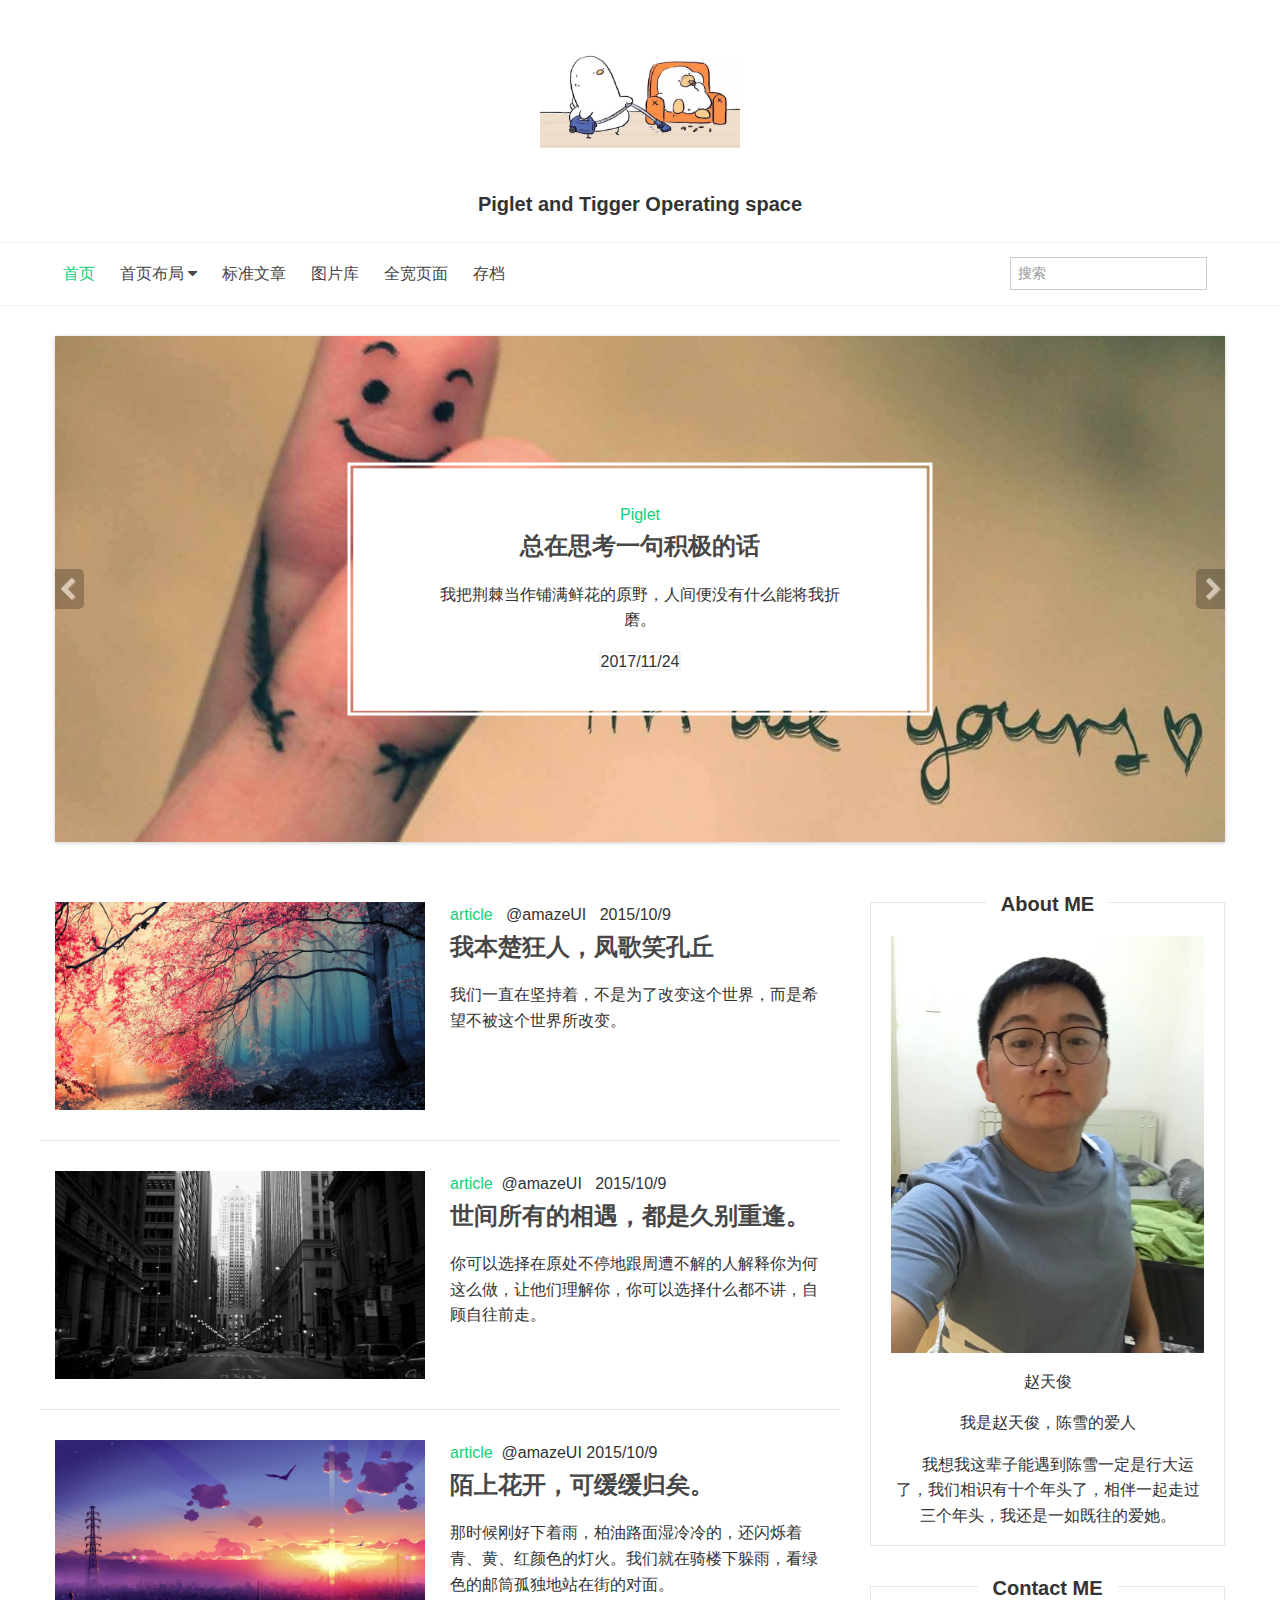
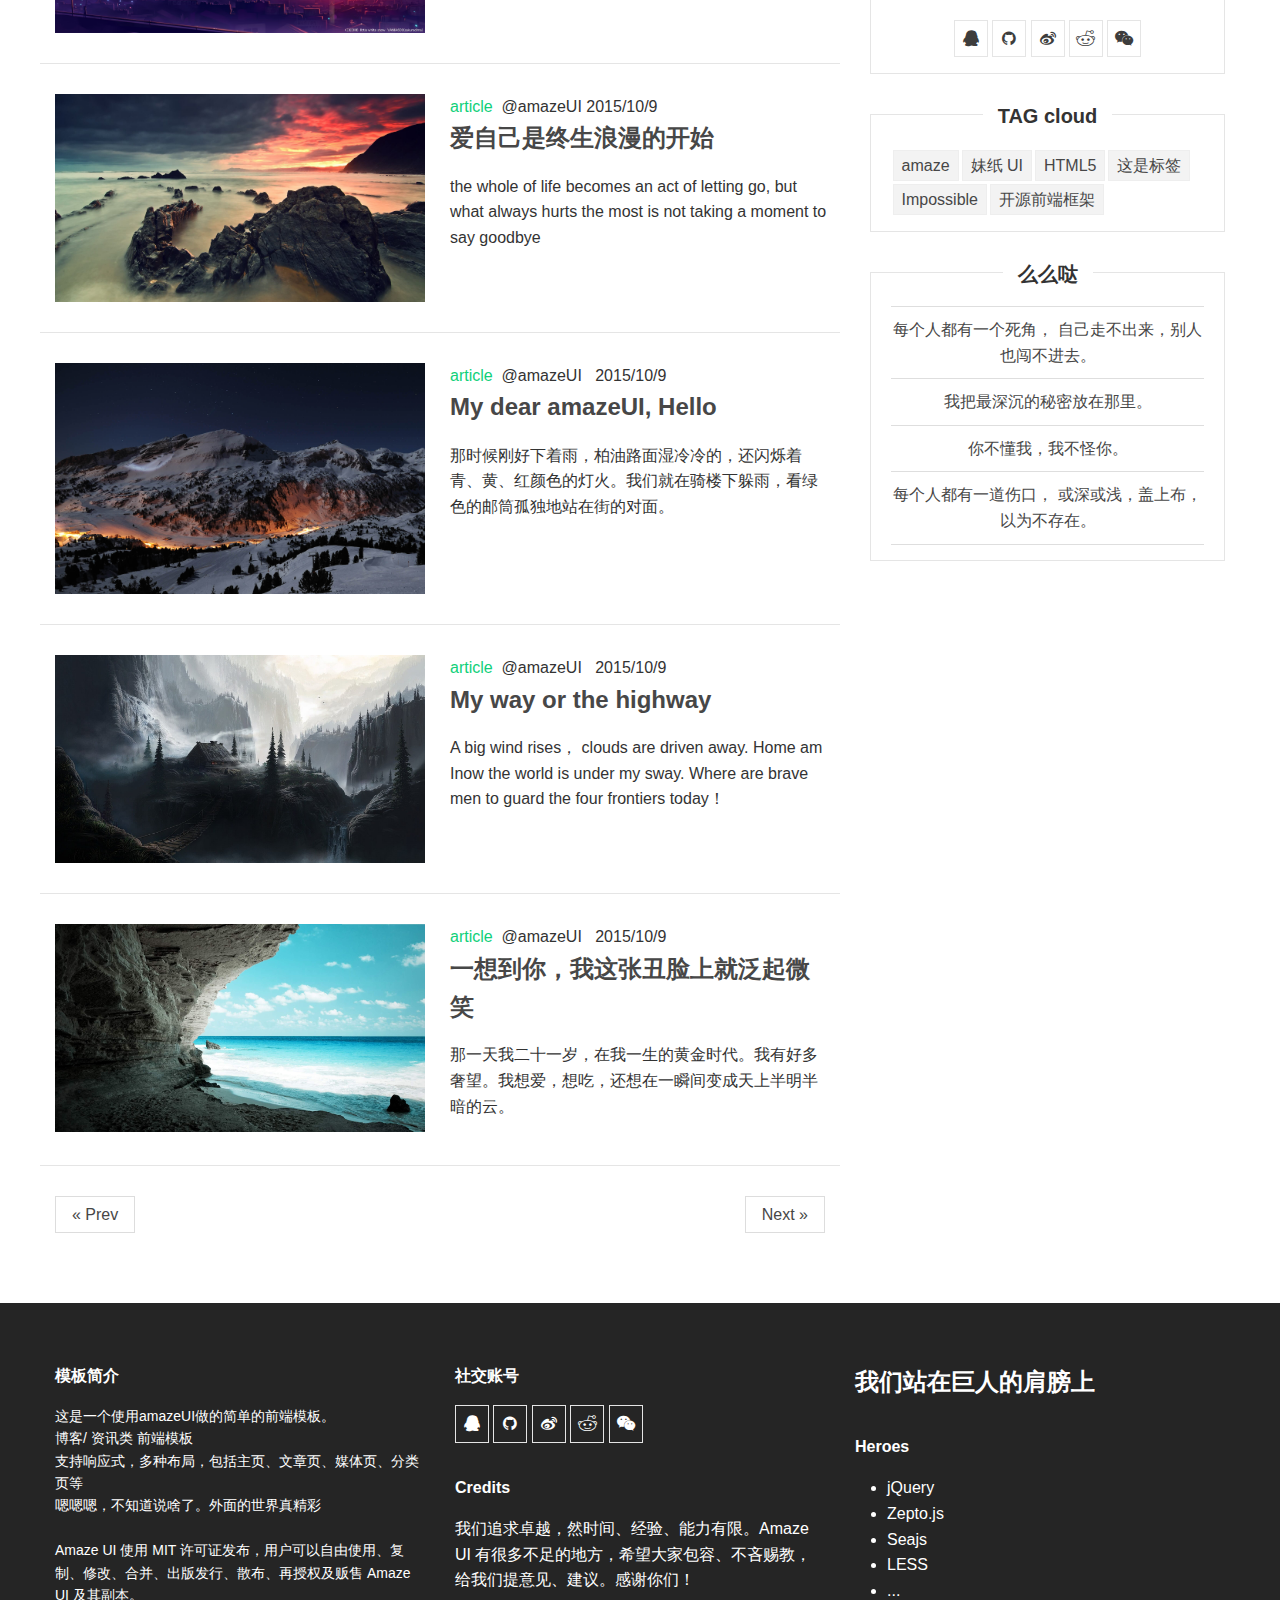
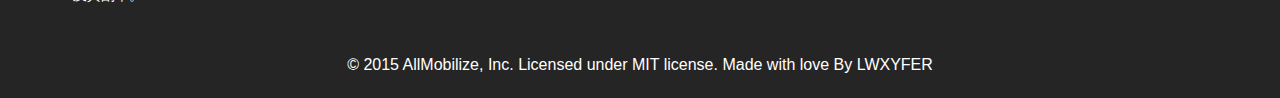
<file: index.html>
<!doctype html>
<html>
<head>
  <meta charset="utf-8">
  <meta http-equiv="X-UA-Compatible" content="IE=edge">
  <meta name="description" content="">
  <meta name="keywords" content="">
  <meta name="viewport" content="width=device-width, initial-scale=1, maximum-scale=1, user-scalable=no">
  <title>Piglet and Tigger Space</title>
  <meta name="renderer" content="webkit">
  <meta http-equiv="Cache-Control" content="no-siteapp"/>
  <link rel="icon" type="image/png" href="assets/i/favicon.png">
  <meta name="mobile-web-app-capable" content="yes">
  <link rel="icon" sizes="192x192" href="assets/i/app-icon72x72@2x.png">
  <meta name="apple-mobile-web-app-capable" content="yes">
  <meta name="apple-mobile-web-app-status-bar-style" content="black">
  <meta name="apple-mobile-web-app-title" content="Amaze UI"/>
  <link rel="apple-touch-icon-precomposed" href="assets/i/app-icon72x72@2x.png">
  <meta name="msapplication-TileImage" content="assets/i/app-icon72x72@2x.png">
  <meta name="msapplication-TileColor" content="#0e90d2">
  <link rel="stylesheet" href="assets/css/amazeui.min.css">
  <link rel="stylesheet" href="assets/css/app.css">
</head>

<body id="blog">

<header class="am-g am-g-fixed blog-fixed blog-text-center blog-header">
    <div class="am-u-sm-8 am-u-sm-centered">
        <img width="200" src="./images/head.jpg" alt="Amaze UI Logo"/>
        <h2 class="am-hide-sm-only">Piglet and Tigger Operating space</h2>
    </div>
</header>
<hr>
<!-- nav start -->
<nav class="am-g am-g-fixed blog-fixed blog-nav">
<button class="am-topbar-btn am-topbar-toggle am-btn am-btn-sm am-btn-success am-show-sm-only blog-button" data-am-collapse="{target: '#blog-collapse'}" ><span class="am-sr-only">导航切换</span> <span class="am-icon-bars"></span></button>

  <div class="am-collapse am-topbar-collapse" id="blog-collapse">
    <ul class="am-nav am-nav-pills am-topbar-nav">
      <li class="am-active"><a href="index.html">首页</a></li>
      <li class="am-dropdown" data-am-dropdown>
        <a class="am-dropdown-toggle" data-am-dropdown-toggle href="javascript:;">
          首页布局 <span class="am-icon-caret-down"></span>
        </a>
        <ul class="am-dropdown-content">
          <li><a href="index.html">1. blog-index-standard</a></li>         
          <li><a href="index-nosidebar.html">2. blog-index-nosidebar</a></li>
          <li><a href="index-center.html">3. blog-index-layout</a></li>
          <li><a href="index-noslider.html">4. blog-index-noslider</a></li>
        </ul>
      </li>
      <li><a href="article.html">标准文章</a></li>
      <li><a href="img.html">图片库</a></li>
      <li><a href="article-fullwidth.html">全宽页面</a></li>
      <li><a href="timeline.html">存档</a></li>
    </ul>
    <form class="am-topbar-form am-topbar-right am-form-inline" role="search">
      <div class="am-form-group">
        <input type="text" class="am-form-field am-input-sm" placeholder="搜索">
      </div>
    </form>
  </div>
</nav>
<hr>
<!-- nav end -->
<!-- banner start -->
<div class="am-g am-g-fixed blog-fixed am-u-sm-centered blog-article-margin">
    <div data-am-widget="slider" class="am-slider am-slider-b1" data-am-slider='{&quot;controlNav&quot;:false}' >
    <ul class="am-slides">
      <li>
            <img src="assets/i/b1.jpg">
            <div class="blog-slider-desc am-slider-desc ">
                <div class="blog-text-center blog-slider-con">
                    <span><a href="" class="blog-color">Piglet</a></span>               
                    <h1 class="blog-h-margin"><a href="javascript:;">总在思考一句积极的话</a></h1>
                    <p>我把荆棘当作铺满鲜花的原野，人间便没有什么能将我折磨。
                    </p>
                    <span class="blog-bor">2017/11/24</span>
                    <br><br><br><br><br><br><br>                
                </div>
            </div>
      </li>
      <li>
            <img src="assets/i/b2.jpg">
            <div class="am-slider-desc blog-slider-desc">
                <div class="blog-text-center blog-slider-con">
                    <span><a href="" class="blog-color">Tigger</a></span>               
                    <h1 class="blog-h-margin"><a href="">总在思考一句积极的话</a></h1>
                    <p>只要能收获甜蜜，荆棘丛生中也会有蜜蜂忙碌的身影。
                    </p>
                    <span>2019/02/23</span>                
                </div>
            </div>
      </li>
      <li>
            <img src="assets/i/b3.jpg">
            <div class="am-slider-desc blog-slider-desc">
                <div class="blog-text-center blog-slider-con">
                    <span><a href="" class="blog-color">Article &nbsp;</a></span>               
                    <h1 class="blog-h-margin"><a href="">总在思考一句积极的话</a></h1>
                    <p>那时候刚好下着雨，柏油路面湿冷冷的，还闪烁着青、黄、红颜色的灯火。
                    </p>
                    <span>2015/10/9</span>                
                </div>
            </div>
      </li>
      <li>
            <img src="assets/i/b2.jpg">
            <div class="am-slider-desc blog-slider-desc">
                <div class="blog-text-center blog-slider-con">
                    <span><a href="" class="blog-color">Article &nbsp;</a></span>               
                    <h1 class="blog-h-margin"><a href="">总在思考一句积极的话</a></h1>
                    <p>那时候刚好下着雨，柏油路面湿冷冷的，还闪烁着青、黄、红颜色的灯火。
                    </p>
                    <span>2015/10/9</span>                
                </div>
            </div>
      </li>
    </ul>
    </div>
</div>
<!-- banner end -->

<!-- content srart -->
<div class="am-g am-g-fixed blog-fixed">
    <div class="am-u-md-8 am-u-sm-12">

        <article class="am-g blog-entry-article">
            <div class="am-u-lg-6 am-u-md-12 am-u-sm-12 blog-entry-img">
                <img src="assets/i/f10.jpg" alt="" class="am-u-sm-12">
            </div>
            <div class="am-u-lg-6 am-u-md-12 am-u-sm-12 blog-entry-text">
                <span><a href="" class="blog-color">article &nbsp;</a></span>
                <span> @amazeUI &nbsp;</span>
                <span>2015/10/9</span>
                <h1><a href="">我本楚狂人，凤歌笑孔丘</a></h1>
                <p>我们一直在坚持着，不是为了改变这个世界，而是希望不被这个世界所改变。
                </p>
                <p><a href="" class="blog-continue">continue reading</a></p>
            </div>
        </article>

        <article class="am-g blog-entry-article">
            <div class="am-u-lg-6 am-u-md-12 am-u-sm-12 blog-entry-img">
                <img src="assets/i/f6.jpg" alt="" class="am-u-sm-12">
            </div>
            <div class="am-u-lg-6 am-u-md-12 am-u-sm-12 blog-entry-text">
                <span><a href="" class="blog-color">article&nbsp;</a></span>
                <span>@amazeUI &nbsp;</span>
                <span>2015/10/9</span>
                <h1><a href="">世间所有的相遇，都是久别重逢。</a></h1>
                <p>你可以选择在原处不停地跟周遭不解的人解释你为何这么做，让他们理解你，你可以选择什么都不讲，自顾自往前走。
                </p>
                <p><a href="" class="blog-continue">continue</a></p>
            </div>
        </article>

        <article class="am-g blog-entry-article">
            <div class="am-u-lg-6 am-u-md-12 am-u-sm-12 blog-entry-img">
                <img src="assets/i/f12.jpg" alt="" class="am-u-sm-12">
            </div>
            <div class="am-u-lg-6 am-u-md-12 am-u-sm-12 blog-entry-text">
                <span><a href="" class="blog-color">article&nbsp;</a></span>
                <span>@amazeUI</span>
                <span>2015/10/9</span>
                <h1><a href="">陌上花开，可缓缓归矣。</a></h1>
                <p>那时候刚好下着雨，柏油路面湿冷冷的，还闪烁着青、黄、红颜色的灯火。我们就在骑楼下躲雨，看绿色的邮筒孤独地站在街的对面。
                </p>
                <p><a href="" class="blog-continue">continue</a></p>
            </div>
        </article>

        <article class="am-g blog-entry-article">
            <div class="am-u-lg-6 am-u-md-12 am-u-sm-12 blog-entry-img">
                <img src="assets/i/f22.jpg" alt="" class="am-u-sm-12">
            </div>
            <div class="am-u-lg-6 am-u-md-12 am-u-sm-12 blog-entry-text">
                <span><a href="" class="blog-color">article&nbsp;</a></span>
                <span>@amazeUI</span>
                <span>2015/10/9</span>
                <h1><a href="">爱自己是终生浪漫的开始</a></h1>
                <p>the whole of life becomes an act of letting go, but what always hurts the most is not taking a moment to say goodbye
                </p>
                <p><a href="" class="blog-continue">continue</a></p>
            </div>
        </article>

        <article class="am-g blog-entry-article">
            <div class="am-u-lg-6 am-u-md-12 am-u-sm-12 blog-entry-img">
                <img src="assets/i/f18.jpg" alt="" class="am-u-sm-12">
            </div>
            <div class="am-u-lg-6 am-u-md-12 am-u-sm-12 blog-entry-text">
                <span><a href="" class="blog-color">article&nbsp;</a></span>
                <span> @amazeUI &nbsp;</span>
                <span>2015/10/9</span>
                <h1><a href="">My dear amazeUI, Hello </a></h1>
                <p>那时候刚好下着雨，柏油路面湿冷冷的，还闪烁着青、黄、红颜色的灯火。我们就在骑楼下躲雨，看绿色的邮筒孤独地站在街的对面。
                </p>
                <p><a href="" class="blog-continue">continue reading</a></p>
            </div>
        </article>

        <article class="am-g blog-entry-article">
            <div class="am-u-lg-6 am-u-md-12 am-u-sm-12 blog-entry-img">
                <img src="assets/i/f20.jpg" alt="" class="am-u-sm-12">
            </div>
            <div class="am-u-lg-6 am-u-md-12 am-u-sm-12 blog-entry-text">
                <span><a href="" class="blog-color">article&nbsp;</a></span>
                <span> @amazeUI &nbsp;</span>
                <span>2015/10/9</span>
                <h1><a href="">My way or the highway</a></h1>
                <p>A big wind rises， clouds are driven away. Home am Inow the world is under my sway. Where are brave men to guard the four frontiers today！ 
                </p>
                <p><a href="" class="blog-continue">continue reading</a></p>
            </div>
        </article>

         <article class="am-g blog-entry-article">
            <div class="am-u-lg-6 am-u-md-12 am-u-sm-12 blog-entry-img">
                <img src="assets/i/f19.jpg" alt="" class="am-u-sm-12">
            </div>
            <div class="am-u-lg-6 am-u-md-12 am-u-sm-12 blog-entry-text">
                <span><a href="" class="blog-color">article&nbsp;</a></span>
                <span> @amazeUI &nbsp;</span>
                <span>2015/10/9</span>
                <h1><a href="">一想到你，我这张丑脸上就泛起微笑</a></h1>
                <p>那一天我二十一岁，在我一生的黄金时代。我有好多奢望。我想爱，想吃，还想在一瞬间变成天上半明半暗的云。
                </p>
                <p><a href="" class="blog-continue">continue reading</a></p>
            </div>
        </article>
        
        <ul class="am-pagination">
  <li class="am-pagination-prev"><a href="">&laquo; Prev</a></li>
  <li class="am-pagination-next"><a href="">Next &raquo;</a></li>
</ul>
    </div>

    <div class="am-u-md-4 am-u-sm-12 blog-sidebar">
        <div class="blog-sidebar-widget blog-bor">
            <h2 class="blog-text-center blog-title"><span>About ME</span></h2>
            <img src="assets/i/f14.jpg" alt="about me" class="blog-entry-img" >
            <p>赵天俊</p>
            <p>我是赵天俊，陈雪的爱人</p>
			<p style="text-indent: 2rem;">我想我这辈子能遇到陈雪一定是行大运了，我们相识有十个年头了，相伴一起走过三个年头，我还是一如既往的爱她。</p>
        </div>
        <div class="blog-sidebar-widget blog-bor">
            <h2 class="blog-text-center blog-title"><span>Contact ME</span></h2>
            <p>
                <a href=""><span class="am-icon-qq am-icon-fw am-primary blog-icon"></span></a>
                <a href="https://github.com/caozuojianpan"><span class="am-icon-github am-icon-fw blog-icon"></span></a>
                <a href="https://weibo.com/2123891521/profile?rightmod=1&wvr=6&mod=personnumber"><span class="am-icon-weibo am-icon-fw blog-icon"></span></a>
                <a href=""><span class="am-icon-reddit am-icon-fw blog-icon"></span></a>
                <a href=""><span class="am-icon-weixin am-icon-fw blog-icon"></span></a>
            </p>
        </div>
        <div class="blog-clear-margin blog-sidebar-widget blog-bor am-g ">
            <h2 class="blog-title"><span>TAG cloud</span></h2>
            <div class="am-u-sm-12 blog-clear-padding">
            <a href="" class="blog-tag">amaze</a>
            <a href="" class="blog-tag">妹纸 UI</a>
            <a href="" class="blog-tag">HTML5</a>
            <a href="" class="blog-tag">这是标签</a>
            <a href="" class="blog-tag">Impossible</a>
            <a href="" class="blog-tag">开源前端框架</a>
            </div>
        </div>
        <div class="blog-sidebar-widget blog-bor">
            <h2 class="blog-title"><span>么么哒</span></h2>
            <ul class="am-list">
                <li><a href="#">每个人都有一个死角， 自己走不出来，别人也闯不进去。</a></li>
                <li><a href="#">我把最深沉的秘密放在那里。</a></li>
                <li><a href="#">你不懂我，我不怪你。</a></li>
                <li><a href="#">每个人都有一道伤口， 或深或浅，盖上布，以为不存在。</a></li>
            </ul>
        </div>
    </div>
</div>
<!-- content end -->



  <footer class="blog-footer">
    <div class="am-g am-g-fixed blog-fixed am-u-sm-centered blog-footer-padding">
        <div class="am-u-sm-12 am-u-md-4- am-u-lg-4">
            <h3>模板简介</h3>
            <p class="am-text-sm">这是一个使用amazeUI做的简单的前端模板。<br> 博客/ 资讯类 前端模板 <br> 支持响应式，多种布局，包括主页、文章页、媒体页、分类页等<br>嗯嗯嗯，不知道说啥了。外面的世界真精彩<br><br>
            Amaze UI 使用 MIT 许可证发布，用户可以自由使用、复制、修改、合并、出版发行、散布、再授权及贩售 Amaze UI 及其副本。</p>
        </div>
        <div class="am-u-sm-12 am-u-md-4- am-u-lg-4">
            <h3>社交账号</h3>
            <p>
                <a href=""><span class="am-icon-qq am-icon-fw am-primary blog-icon blog-icon"></span></a>
                <a href="https://github.com/caozuojianpan"><span class="am-icon-github am-icon-fw blog-icon blog-icon"></span></a>
                <a href="https://weibo.com/275021222?is_all=1"><span class="am-icon-weibo am-icon-fw blog-icon blog-icon"></span></a>
                <a href=""><span class="am-icon-reddit am-icon-fw blog-icon blog-icon"></span></a>
                <a href=""><span class="am-icon-weixin am-icon-fw blog-icon blog-icon"></span></a>
            </p>
            <h3>Credits</h3>
            <p>我们追求卓越，然时间、经验、能力有限。Amaze UI 有很多不足的地方，希望大家包容、不吝赐教，给我们提意见、建议。感谢你们！</p>          
        </div>
        <div class="am-u-sm-12 am-u-md-4- am-u-lg-4">
              <h1>我们站在巨人的肩膀上</h1>
             <h3>Heroes</h3>
            <p>
                <ul>
                    <li>jQuery</li>
                    <li>Zepto.js</li>
                    <li>Seajs</li>
                    <li>LESS</li>
                    <li>...</li>
                </ul>
            </p>
        </div>
    </div>    
    <div class="blog-text-center">© 2015 AllMobilize, Inc. Licensed under MIT license. Made with love By LWXYFER</div>    
  </footer>





<!--[if (gte IE 9)|!(IE)]><!-->
<script src="assets/js/jquery.min.js"></script>
<!--<![endif]-->
<!--[if lte IE 8 ]>
<script src="http://libs.baidu.com/jquery/1.11.3/jquery.min.js"></script>
<script src="http://cdn.staticfile.org/modernizr/2.8.3/modernizr.js"></script>
<script src="assets/js/amazeui.ie8polyfill.min.js"></script>
<![endif]-->
<script src="assets/js/amazeui.min.js"></script>
</body>
</html>
</file>
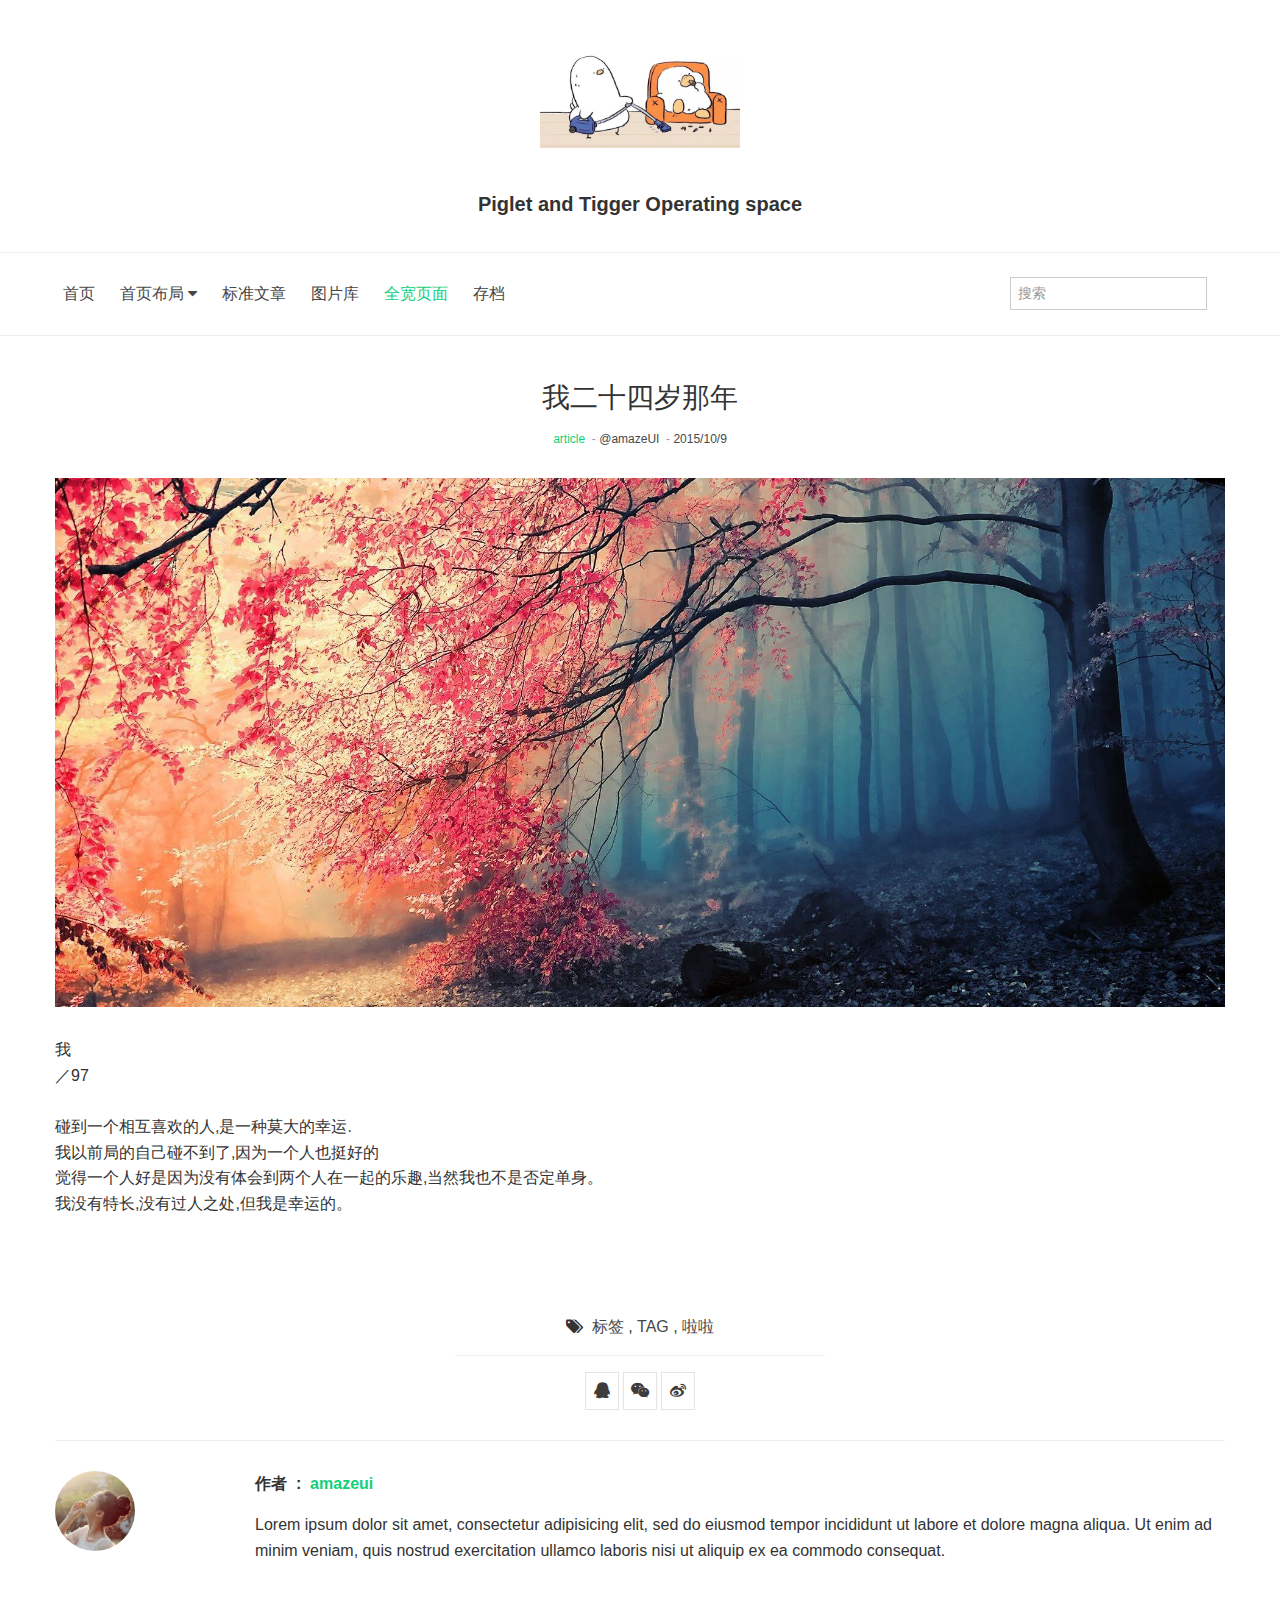
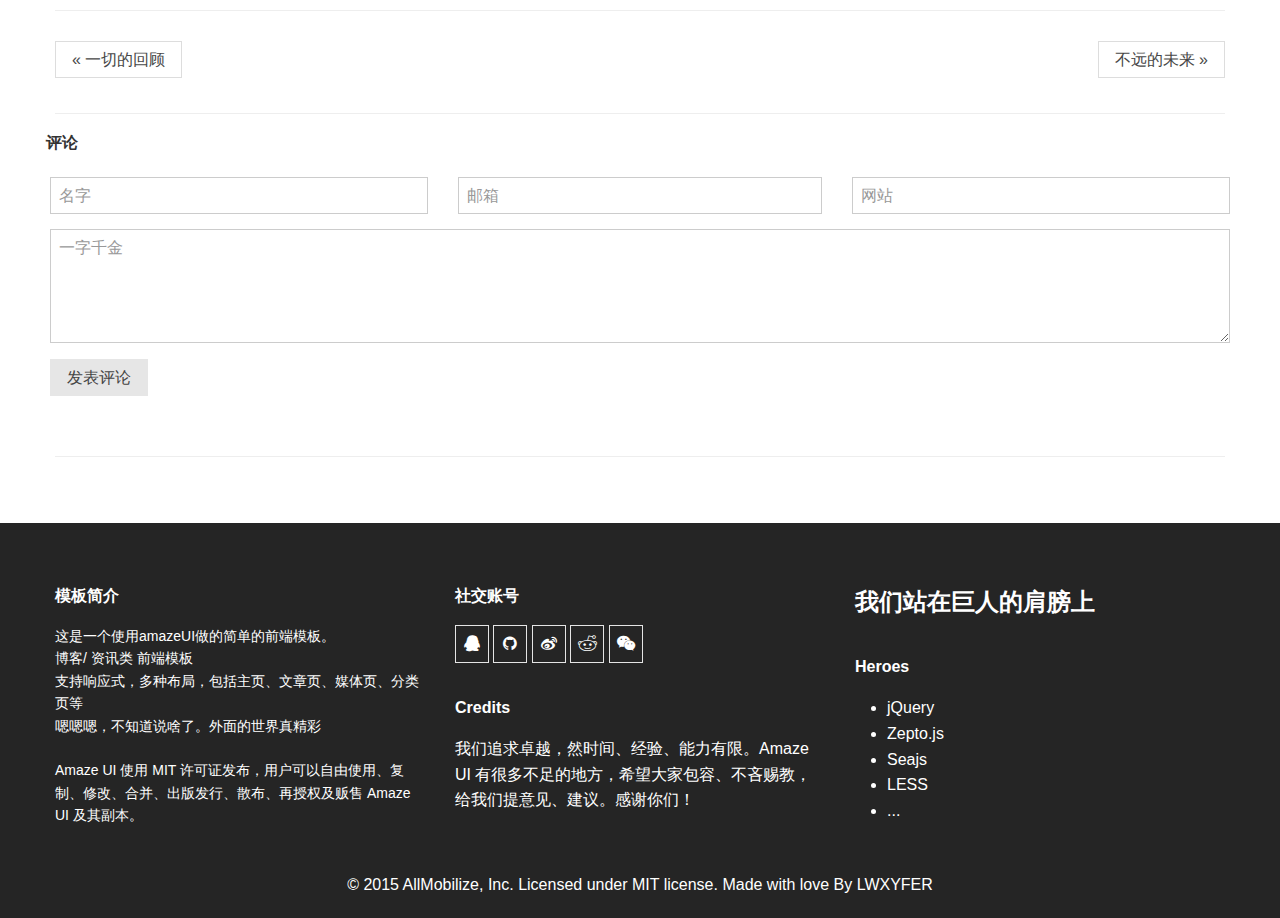
<file: article-fullwidth.html>
<!doctype html>
<html>
<head>
  <meta charset="utf-8">
  <meta http-equiv="X-UA-Compatible" content="IE=edge">
  <meta name="description" content="">
  <meta name="keywords" content="">
  <meta name="viewport" content="width=device-width, initial-scale=1, maximum-scale=1, user-scalable=no">
  <title>article no sidebar  | Amaze UI Examples</title>
  <meta name="renderer" content="webkit">
  <meta http-equiv="Cache-Control" content="no-siteapp"/>
  <link rel="icon" type="image/png" href="assets/i/favicon.png">
  <meta name="mobile-web-app-capable" content="yes">
  <link rel="icon" sizes="192x192" href="assets/i/app-icon72x72@2x.png">
  <meta name="apple-mobile-web-app-capable" content="yes">
  <meta name="apple-mobile-web-app-status-bar-style" content="black">
  <meta name="apple-mobile-web-app-title" content="Amaze UI"/>
  <link rel="apple-touch-icon-precomposed" href="assets/i/app-icon72x72@2x.png">
  <meta name="msapplication-TileImage" content="assets/i/app-icon72x72@2x.png">
  <meta name="msapplication-TileColor" content="#0e90d2">
  <link rel="stylesheet" href="assets/css/amazeui.min.css">
  <link rel="stylesheet" href="assets/css/app.css">
</head>

<body id="blog-article-sidebar">
<!-- header start -->
<header class="am-g am-g-fixed blog-fixed blog-text-center blog-header">
    <div class="am-u-sm-8 am-u-sm-centered">
        <img width="200" src="./images/head.jpg" alt="Amaze UI Logo"/>
        <h2 class="am-hide-sm-only">Piglet and Tigger Operating space</h2>
    </div>
</header>
<!-- header end -->
<hr>

<!-- nav start -->
<nav class="am-g am-g-fixed blog-fixed blog-nav">
<button class="am-topbar-btn am-topbar-toggle am-btn am-btn-sm am-btn-success am-show-sm-only blog-button" data-am-collapse="{target: '#blog-collapse'}" ><span class="am-sr-only">导航切换</span> <span class="am-icon-bars"></span></button>

  <div class="am-collapse am-topbar-collapse" id="blog-collapse">
    <ul class="am-nav am-nav-pills am-topbar-nav">
      <li><a href="index.html">首页</a></li>
      <li class="am-dropdown" data-am-dropdown>
        <a class="am-dropdown-toggle" data-am-dropdown-toggle href="javascript:;">
          首页布局 <span class="am-icon-caret-down"></span>
        </a>
        <ul class="am-dropdown-content">
          <li><a href="index.html">1. blog-index-standard</a></li>         
          <li><a href="index-nosidebar.html">2. blog-index-nosidebar</a></li>
          <li><a href="index-center.html">3. blog-index-layout</a></li>
          <li><a href="index-noslider.html">4. blog-index-noslider</a></li>
        </ul>
      </li>
      <li><a href="article.html">标准文章</a></li>
      <li><a href="img.html">图片库</a></li>
      <li class="am-active"><a href="article-fullwidth.html">全宽页面</a></li>
      <li><a href="timeline.html">存档</a></li>
    </ul>
    <form class="am-topbar-form am-topbar-right am-form-inline" role="search">
      <div class="am-form-group">
        <input type="text" class="am-form-field am-input-sm" placeholder="搜索">
      </div>
    </form>
  </div>
</nav>
<!-- nav end -->
<hr>
<!-- content srart -->
<div class="am-g am-g-fixed blog-fixed blog-content">
    <div class="am-u-sm-12">
      <article class="am-article blog-article-p">
        <div class="am-article-hd">
          <h1 class="am-article-title blog-text-center">我二十四岁那年</h1>
          <p class="am-article-meta blog-text-center">
              <span><a href="#" class="blog-color">article &nbsp;</a></span>-
              <span><a href="#">@amazeUI &nbsp;</a></span>-
              <span><a href="#">2015/10/9</a></span>
          </p>
        </div>        
        <div class="am-article-bd">
        <img src="assets/i/f17.jpg" alt="" class="blog-entry-img blog-article-margin">          
        <p class="class="am-article-lead"">
         我 <br>
／97 <br><br>


碰到一个相互喜欢的人,是一种莫大的幸运.<br/>

我以前局的自己碰不到了,因为一个人也挺好的 
<br>
觉得一个人好是因为没有体会到两个人在一起的乐趣,当然我也不是否定单身。 <br>

我没有特长,没有过人之处,但我是幸运的。<br><br><br>


        </p>
        </div>
      </article>
        
        <div class="am-g blog-article-widget blog-article-margin">
          <div class="am-u-lg-4 am-u-md-5 am-u-sm-7 am-u-sm-centered blog-text-center">
            <span class="am-icon-tags"> &nbsp;</span><a href="#">标签</a> , <a href="#">TAG</a> , <a href="#">啦啦</a>
            <hr>
            <a href=""><span class="am-icon-qq am-icon-fw am-primary blog-icon"></span></a>
            <a href=""><span class="am-icon-wechat am-icon-fw blog-icon"></span></a>
            <a href=""><span class="am-icon-weibo am-icon-fw blog-icon"></span></a>
          </div>
        </div>

        <hr>
        <div class="am-g blog-author blog-article-margin">
          <div class="am-u-sm-3 am-u-md-3 am-u-lg-2">
            <img src="assets/i/f15.jpg" alt="" class="blog-author-img am-circle">
          </div>
          <div class="am-u-sm-9 am-u-md-9 am-u-lg-10">
          <h3><span>作者 &nbsp;: &nbsp;</span><span class="blog-color">amazeui</span></h3>
            <p>Lorem ipsum dolor sit amet, consectetur adipisicing elit, sed do eiusmod tempor incididunt ut labore et dolore magna aliqua. Ut enim ad minim veniam, quis nostrud exercitation ullamco laboris nisi ut aliquip ex ea commodo consequat.</p>
          </div>
        </div>
        <hr>
        <ul class="am-pagination blog-article-margin">
          <li class="am-pagination-prev"><a href="#" class="">&laquo; 一切的回顾</a></li>
          <li class="am-pagination-next"><a href="">不远的未来 &raquo;</a></li>
        </ul>
        
        <hr>

        <form class="am-form am-g">
            <h3 class="blog-comment">评论</h3>
          <fieldset>
            <div class="am-form-group am-u-sm-4 blog-clear-left">
              <input type="text" class="" placeholder="名字">
            </div>
            <div class="am-form-group am-u-sm-4">
              <input type="email" class="" placeholder="邮箱">
            </div>

            <div class="am-form-group am-u-sm-4 blog-clear-right">
              <input type="password" class="" placeholder="网站">
            </div>
        
            <div class="am-form-group">
              <textarea class="" rows="5" placeholder="一字千金"></textarea>
            </div>
        
            <p><button type="submit" class="am-btn am-btn-default">发表评论</button></p>
          </fieldset>
        </form>

        <hr>
    </div>
</div>
<!-- content end -->

  <footer class="blog-footer">
    <div class="am-g am-g-fixed blog-fixed am-u-sm-centered blog-footer-padding">
        <div class="am-u-sm-12 am-u-md-4- am-u-lg-4">
            <h3>模板简介</h3>
            <p class="am-text-sm">这是一个使用amazeUI做的简单的前端模板。<br> 博客/ 资讯类 前端模板 <br> 支持响应式，多种布局，包括主页、文章页、媒体页、分类页等<br>嗯嗯嗯，不知道说啥了。外面的世界真精彩<br><br>
            Amaze UI 使用 MIT 许可证发布，用户可以自由使用、复制、修改、合并、出版发行、散布、再授权及贩售 Amaze UI 及其副本。</p>
        </div>
        <div class="am-u-sm-12 am-u-md-4- am-u-lg-4">
            <h3>社交账号</h3>
            <p>
                <a href=""><span class="am-icon-qq am-icon-fw am-primary blog-icon blog-icon"></span></a>
                <a href="https://github.com/caozuojianpan"><span class="am-icon-github am-icon-fw blog-icon blog-icon"></span></a>
                <a href="https://weibo.com/275021222?is_all=1"><span class="am-icon-weibo am-icon-fw blog-icon blog-icon"></span></a>
                <a href=""><span class="am-icon-reddit am-icon-fw blog-icon blog-icon"></span></a>
                <a href=""><span class="am-icon-weixin am-icon-fw blog-icon blog-icon"></span></a>
            </p>
            <h3>Credits</h3>
            <p>我们追求卓越，然时间、经验、能力有限。Amaze UI 有很多不足的地方，希望大家包容、不吝赐教，给我们提意见、建议。感谢你们！</p>          
        </div>
        <div class="am-u-sm-12 am-u-md-4- am-u-lg-4">
              <h1>我们站在巨人的肩膀上</h1>
             <h3>Heroes</h3>
            <p>
                <ul>
                    <li>jQuery</li>
                    <li>Zepto.js</li>
                    <li>Seajs</li>
                    <li>LESS</li>
                    <li>...</li>
                </ul>
            </p>
        </div>
    </div>    
    <div class="blog-text-center">© 2015 AllMobilize, Inc. Licensed under MIT license. Made with love By LWXYFER</div>    
  </footer>



<!--[if (gte IE 9)|!(IE)]><!-->
<script src="assets/js/jquery.min.js"></script>
<!--<![endif]-->
<!--[if lte IE 8 ]>
<script src="http://libs.baidu.com/jquery/1.11.3/jquery.min.js"></script>
<script src="http://cdn.staticfile.org/modernizr/2.8.3/modernizr.js"></script>
<script src="assets/js/amazeui.ie8polyfill.min.js"></script>
<![endif]-->
<script src="assets/js/amazeui.min.js"></script>
<!-- <script src="assets/js/app.js"></script> -->
</body>
</html>
</file>
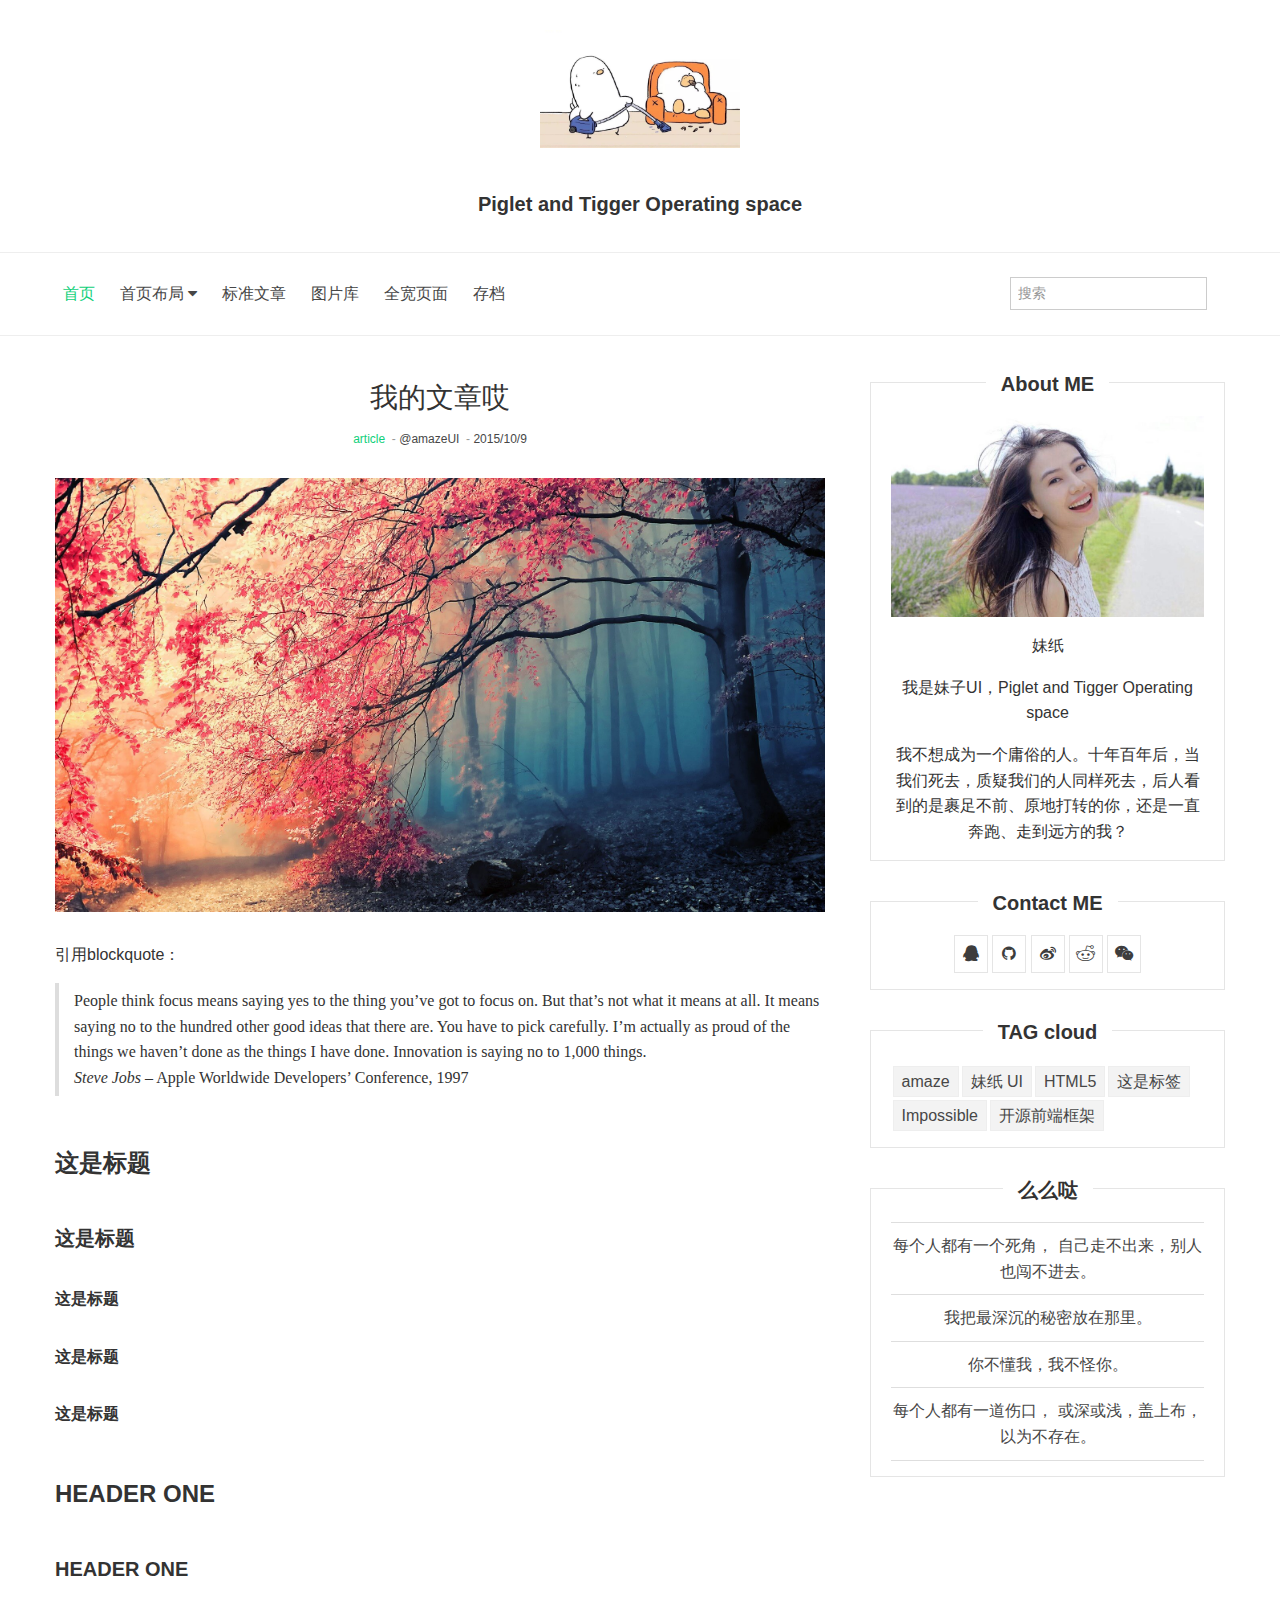
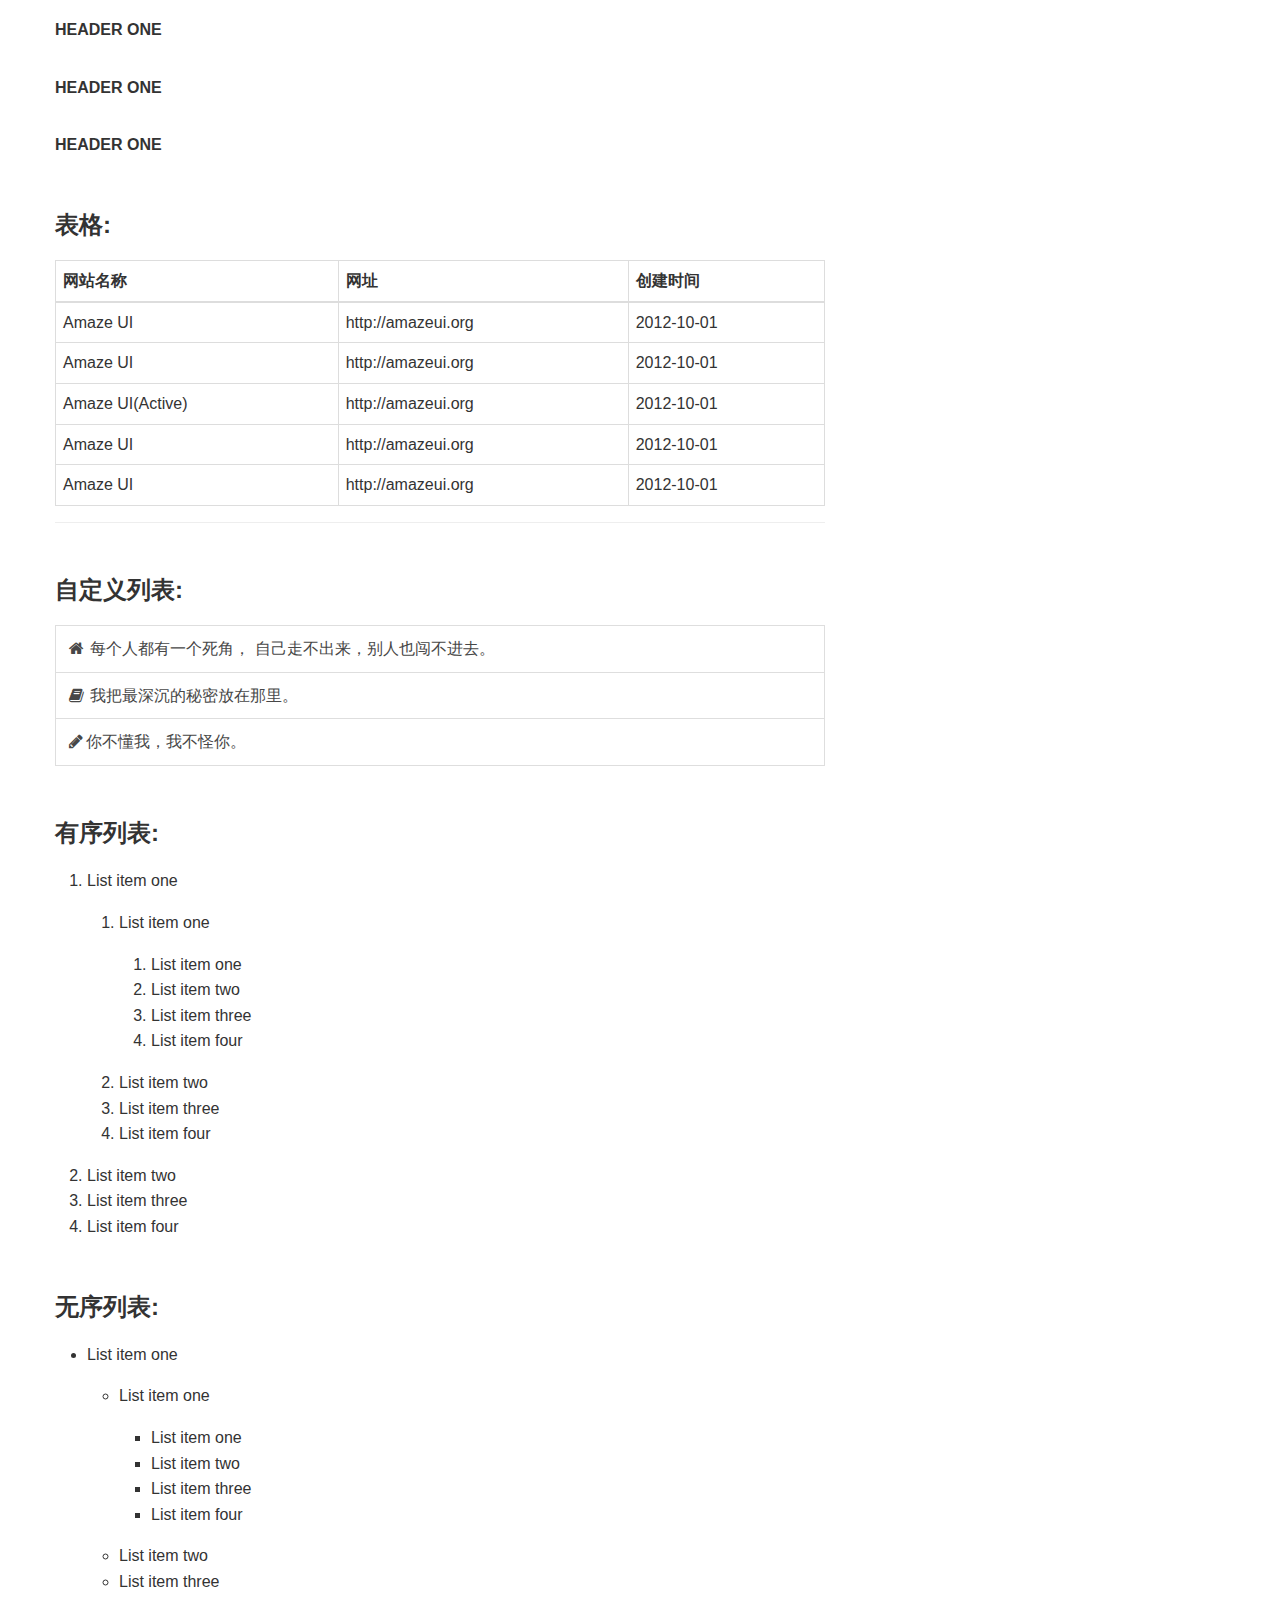
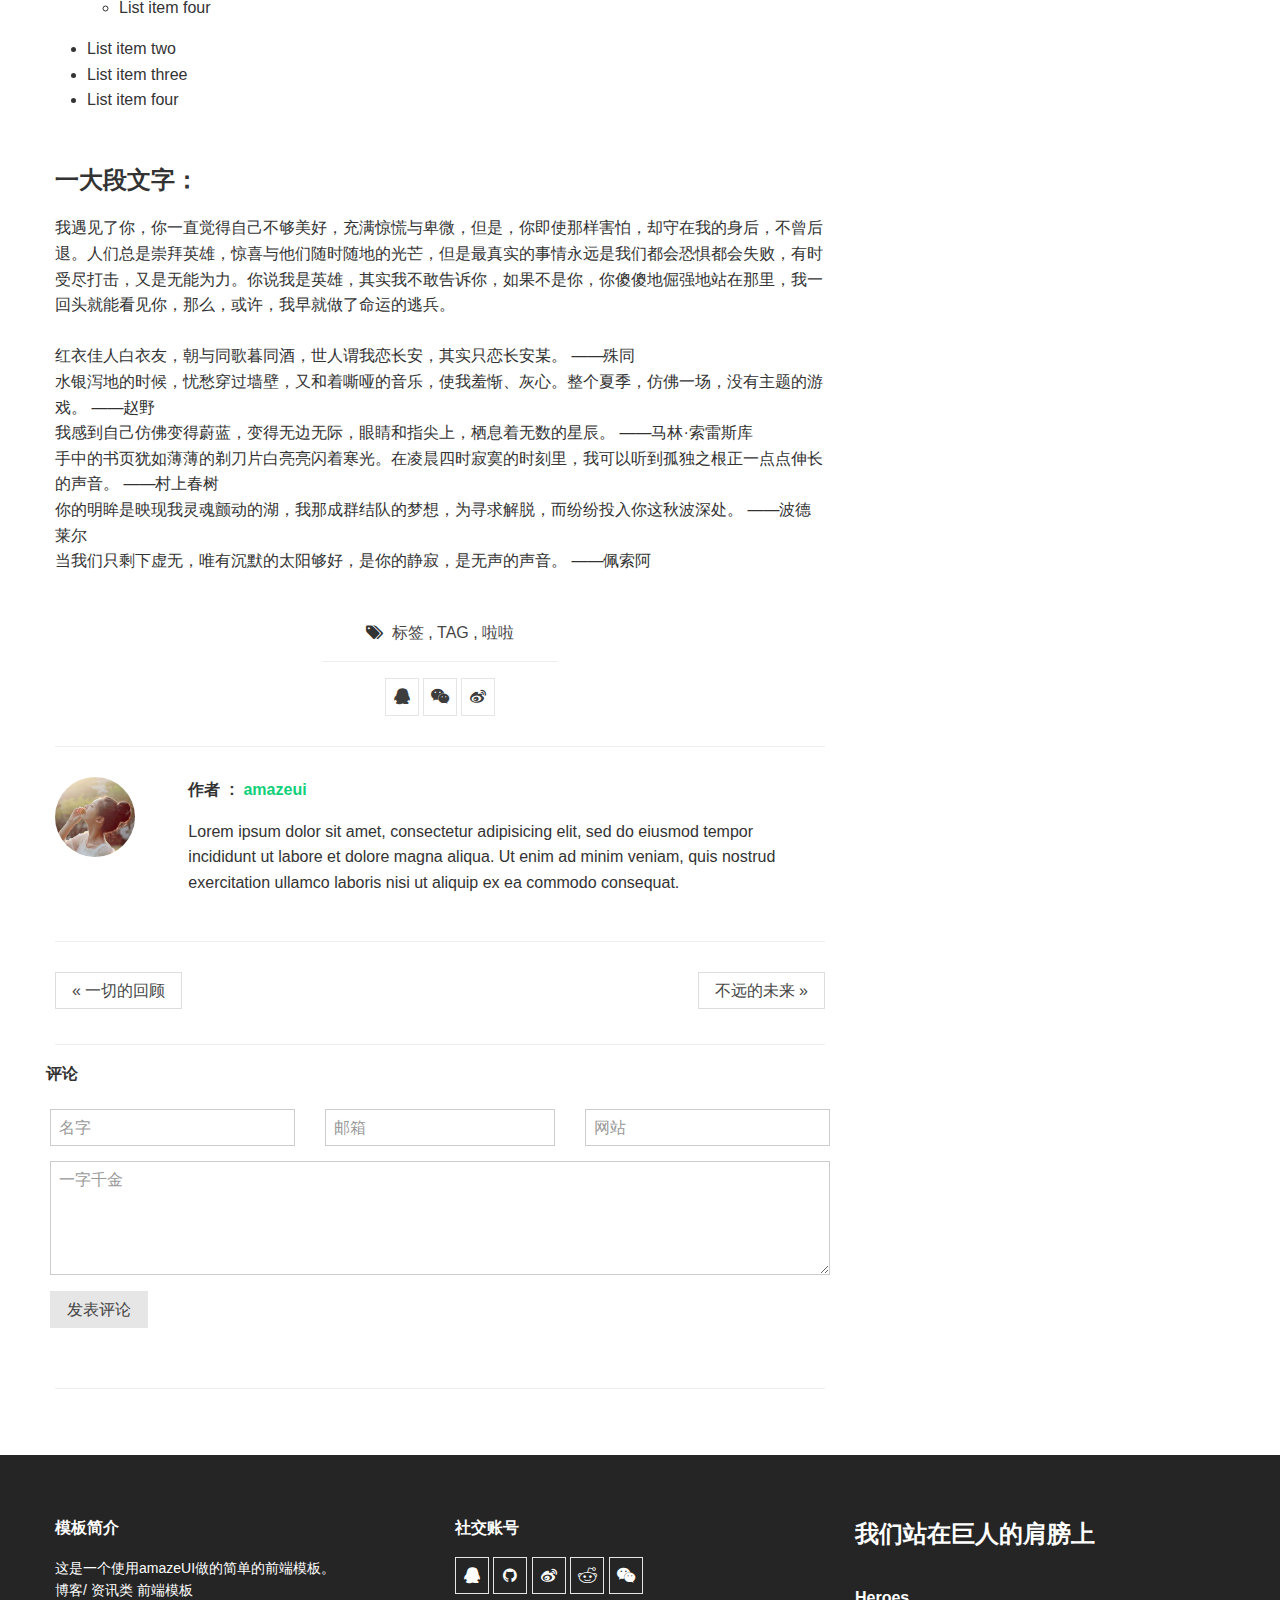
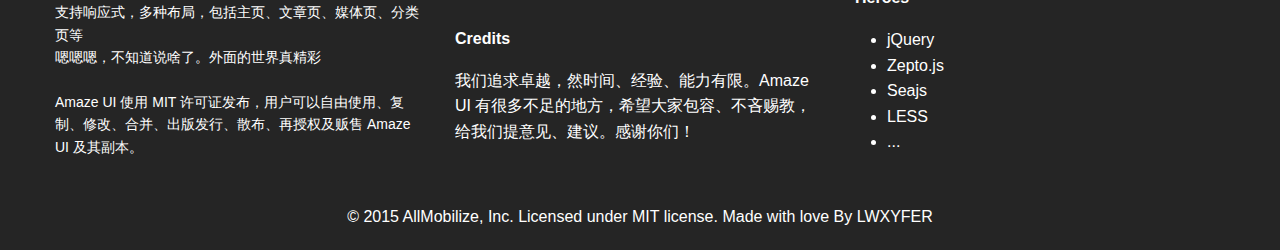
<file: article.html>
<!doctype html>
<html>
<head>
  <meta charset="utf-8">
  <meta http-equiv="X-UA-Compatible" content="IE=edge">
  <meta name="description" content="">
  <meta name="keywords" content="">
  <meta name="viewport" content="width=device-width, initial-scale=1, maximum-scale=1, user-scalable=no">
  <title>Piglet and Tigger Space</title>
  <meta name="renderer" content="webkit">
  <meta http-equiv="Cache-Control" content="no-siteapp"/>
  <link rel="icon" type="image/png" href="assets/i/favicon.png">
  <meta name="mobile-web-app-capable" content="yes">
  <link rel="icon" sizes="192x192" href="assets/i/app-icon72x72@2x.png">
  <meta name="apple-mobile-web-app-capable" content="yes">
  <meta name="apple-mobile-web-app-status-bar-style" content="black">
  <meta name="apple-mobile-web-app-title" content="Amaze UI"/>
  <link rel="apple-touch-icon-precomposed" href="assets/i/app-icon72x72@2x.png">
  <meta name="msapplication-TileImage" content="assets/i/app-icon72x72@2x.png">
  <meta name="msapplication-TileColor" content="#0e90d2">
  <link rel="stylesheet" href="assets/css/amazeui.min.css">
  <link rel="stylesheet" href="assets/css/app.css">
</head>

<body id="blog-article-sidebar">
<!-- header start -->
<header class="am-g am-g-fixed blog-fixed blog-text-center blog-header">
    <div class="am-u-sm-8 am-u-sm-centered">
        <img width="200" src="./images/head.jpg" alt="Amaze UI Logo"/>
        <h2 class="am-hide-sm-only">Piglet and Tigger Operating space</h2>
    </div>
</header>
<!-- header end -->
<hr>

<!-- nav start -->
<nav class="am-g am-g-fixed blog-fixed blog-nav">
<button class="am-topbar-btn am-topbar-toggle am-btn am-btn-sm am-btn-success am-show-sm-only blog-button" data-am-collapse="{target: '#blog-collapse'}" ><span class="am-sr-only">导航切换</span> <span class="am-icon-bars"></span></button>

  <div class="am-collapse am-topbar-collapse" id="blog-collapse">
    <ul class="am-nav am-nav-pills am-topbar-nav">
      <li class="am-active"><a href="index.html">首页</a></li>
      <li class="am-dropdown" data-am-dropdown>
        <a class="am-dropdown-toggle" data-am-dropdown-toggle href="javascript:;">
          首页布局 <span class="am-icon-caret-down"></span>
        </a>
        <ul class="am-dropdown-content">
          <li><a href="index.html">1. blog-index-standard</a></li>         
          <li><a href="index-nosidebar.html">2. blog-index-nosidebar</a></li>
          <li><a href="index-center.html">3. blog-index-layout</a></li>
          <li><a href="index-noslider.html">4. blog-index-noslider</a></li>
        </ul>
      </li>
      <li><a href="article.html">标准文章</a></li>
      <li><a href="img.html">图片库</a></li>
      <li><a href="article-fullwidth.html">全宽页面</a></li>
      <li><a href="timeline.html">存档</a></li>
    </ul>
    <form class="am-topbar-form am-topbar-right am-form-inline" role="search">
      <div class="am-form-group">
        <input type="text" class="am-form-field am-input-sm" placeholder="搜索">
      </div>
    </form>
  </div>
</nav>
<!-- nav end -->
<hr>
<!-- content srart -->
<div class="am-g am-g-fixed blog-fixed blog-content">
    <div class="am-u-md-8 am-u-sm-12">
      <article class="am-article blog-article-p">
        <div class="am-article-hd">
          <h1 class="am-article-title blog-text-center">我的文章哎</h1>
          <p class="am-article-meta blog-text-center">
              <span><a href="#" class="blog-color">article &nbsp;</a></span>-
              <span><a href="#">@amazeUI &nbsp;</a></span>-
              <span><a href="#">2015/10/9</a></span>
          </p>
        </div>        
        <div class="am-article-bd">
        <img src="assets/i/f10.jpg" alt="" class="blog-entry-img blog-article-margin">          
        <p class="class="am-article-lead"">
        引用blockquote：
        <blockquote><p>People think focus means saying yes to the thing you’ve got to focus on. But that’s not what it means at all. It means saying no to the hundred other good ideas that there are. You have to pick carefully. I’m actually as proud of the things we haven’t done as the things I have done. Innovation is saying no to 1,000 things.</p> <footer><cite>Steve Jobs</cite> – Apple Worldwide Developers’ Conference, 1997</footer></blockquote>
        <h1>这是标题</h1>
        <h2>这是标题</h2>
        <h3>这是标题</h3>
        <h4>这是标题</h4>
        <h5>这是标题</h5>
        <h1>HEADER ONE</h1>
        <h2>HEADER ONE</h2>
        <h3>HEADER ONE</h3>
        <h4>HEADER ONE</h4>
        <h5>HEADER ONE</h5>        
        <h1>表格:</h1>
        <table class="am-table am-table-bordered">
    <thead>
        <tr>
            <th>网站名称</th>
            <th>网址</th>
            <th>创建时间</th>
        </tr>
    </thead>
    <tbody>
        <tr>
            <td>Amaze UI</td>
            <td>http://amazeui.org</td>
            <td>2012-10-01</td>
        </tr>
        <tr>
            <td>Amaze UI</td>
            <td>http://amazeui.org</td>
            <td>2012-10-01</td>
        </tr>
        <tr>
            <td>Amaze UI(Active)</td>
            <td>http://amazeui.org</td>
            <td>2012-10-01</td>
        </tr>
        <tr>
            <td>Amaze UI</td>
            <td>http://amazeui.org</td>
            <td>2012-10-01</td>
        </tr>
        <tr>
            <td>Amaze UI</td>
            <td>http://amazeui.org</td>
            <td>2012-10-01</td>
        </tr>
    </tbody>
</table>
        <hr>
        <h1>自定义列表:</h1>
        <ul class="am-list am-list-border">
         <li><a href="#"><i class="am-icon-home am-icon-fw"></i>
           每个人都有一个死角， 自己走不出来，别人也闯不进去。</a></li>
         <li><a href="#"> <i class="am-icon-book am-icon-fw"></i>
           我把最深沉的秘密放在那里。</a></li>
         <li><a href="#"><i class="am-icon-pencil am-icon-fw"></i>你不懂我，我不怪你。</a></li>
        </ul>
        <h1>有序列表:</h1>
        <ol><li>List item one<ol><li>List item one<ol><li>List item one</li><li>List item two</li><li>List item three</li><li>List item four</li></ol></li><li>List item two</li><li>List item three</li><li>List item four</li></ol></li><li>List item two</li><li>List item three</li><li>List item four</li></ol>
        <h1>无序列表:</h1>
        <ul><li>List item one<ul><li>List item one<ul><li>List item one</li><li>List item two</li><li>List item three</li><li>List item four</li></ul></li><li>List item two</li><li>List item three</li><li>List item four</li></ul></li><li>List item two</li><li>List item three</li><li>List item four</li></ul>
        <h1>一大段文字：</h1>
        <p>我遇见了你，你一直觉得自己不够美好，充满惊慌与卑微，但是，你即使那样害怕，却守在我的身后，不曾后退。人们总是崇拜英雄，惊喜与他们随时随地的光芒，但是最真实的事情永远是我们都会恐惧都会失败，有时受尽打击，又是无能为力。你说我是英雄，其实我不敢告诉你，如果不是你，你傻傻地倔强地站在那里，我一回头就能看见你，那么，或许，我早就做了命运的逃兵。<br><br>
        红衣佳人白衣友，朝与同歌暮同酒，世人谓我恋长安，其实只恋长安某。 ——殊同 <br>

水银泻地的时候，忧愁穿过墙壁，又和着嘶哑的音乐，使我羞惭、灰心。整个夏季，仿佛一场，没有主题的游戏。 ——赵野 <br>

我感到自己仿佛变得蔚蓝，变得无边无际，眼睛和指尖上，栖息着无数的星辰。 ——马林·索雷斯库 <br>

手中的书页犹如薄薄的剃刀片白亮亮闪着寒光。在凌晨四时寂寞的时刻里，我可以听到孤独之根正一点点伸长的声音。 ——村上春树 <br>

你的明眸是映现我灵魂颤动的湖，我那成群结队的梦想，为寻求解脱，而纷纷投入你这秋波深处。 ——波德莱尔  <br>

当我们只剩下虚无，唯有沉默的太阳够好，是你的静寂，是无声的声音。 ——佩索阿
         </p>
        </p>
        </div>
      </article>
        
        <div class="am-g blog-article-widget blog-article-margin">
          <div class="am-u-lg-4 am-u-md-5 am-u-sm-7 am-u-sm-centered blog-text-center">
            <span class="am-icon-tags"> &nbsp;</span><a href="#">标签</a> , <a href="#">TAG</a> , <a href="#">啦啦</a>
            <hr>
            <a href=""><span class="am-icon-qq am-icon-fw am-primary blog-icon"></span></a>
            <a href=""><span class="am-icon-wechat am-icon-fw blog-icon"></span></a>
            <a href=""><span class="am-icon-weibo am-icon-fw blog-icon"></span></a>
          </div>
        </div>

        <hr>
        <div class="am-g blog-author blog-article-margin">
          <div class="am-u-sm-3 am-u-md-3 am-u-lg-2">
            <img src="assets/i/f15.jpg" alt="" class="blog-author-img am-circle">
          </div>
          <div class="am-u-sm-9 am-u-md-9 am-u-lg-10">
          <h3><span>作者 &nbsp;: &nbsp;</span><span class="blog-color">amazeui</span></h3>
            <p>Lorem ipsum dolor sit amet, consectetur adipisicing elit, sed do eiusmod tempor incididunt ut labore et dolore magna aliqua. Ut enim ad minim veniam, quis nostrud exercitation ullamco laboris nisi ut aliquip ex ea commodo consequat.</p>
          </div>
        </div>
        <hr>
        <ul class="am-pagination blog-article-margin">
          <li class="am-pagination-prev"><a href="#" class="">&laquo; 一切的回顾</a></li>
          <li class="am-pagination-next"><a href="">不远的未来 &raquo;</a></li>
        </ul>
        
        <hr>

        <form class="am-form am-g">
            <h3 class="blog-comment">评论</h3>
          <fieldset>
            <div class="am-form-group am-u-sm-4 blog-clear-left">
              <input type="text" class="" placeholder="名字">
            </div>
            <div class="am-form-group am-u-sm-4">
              <input type="email" class="" placeholder="邮箱">
            </div>

            <div class="am-form-group am-u-sm-4 blog-clear-right">
              <input type="password" class="" placeholder="网站">
            </div>
        
            <div class="am-form-group">
              <textarea class="" rows="5" placeholder="一字千金"></textarea>
            </div>
        
            <p><button type="submit" class="am-btn am-btn-default">发表评论</button></p>
          </fieldset>
        </form>

        <hr>
    </div>

    <div class="am-u-md-4 am-u-sm-12 blog-sidebar">
        <div class="blog-sidebar-widget blog-bor">
            <h2 class="blog-text-center blog-title"><span>About ME</span></h2>
            <img src="assets/i/f161.jpg" alt="about me" class="blog-entry-img" >
            <p>妹纸</p>
            <p>
        我是妹子UI，Piglet and Tigger Operating space
        </p><p>我不想成为一个庸俗的人。十年百年后，当我们死去，质疑我们的人同样死去，后人看到的是裹足不前、原地打转的你，还是一直奔跑、走到远方的我？</p>
        </div>
        <div class="blog-sidebar-widget blog-bor">
            <h2 class="blog-text-center blog-title"><span>Contact ME</span></h2>
            <p>
                <a href=""><span class="am-icon-qq am-icon-fw am-primary blog-icon"></span></a>
                <a href=""><span class="am-icon-github am-icon-fw blog-icon"></span></a>
                <a href=""><span class="am-icon-weibo am-icon-fw blog-icon"></span></a>
                <a href=""><span class="am-icon-reddit am-icon-fw blog-icon"></span></a>
                <a href=""><span class="am-icon-weixin am-icon-fw blog-icon"></span></a>
            </p>
        </div>
        <div class="blog-clear-margin blog-sidebar-widget blog-bor am-g ">
            <h2 class="blog-title"><span>TAG cloud</span></h2>
            <div class="am-u-sm-12 blog-clear-padding">
            <a href="" class="blog-tag">amaze</a>
            <a href="" class="blog-tag">妹纸 UI</a>
            <a href="" class="blog-tag">HTML5</a>
            <a href="" class="blog-tag">这是标签</a>
            <a href="" class="blog-tag">Impossible</a>
            <a href="" class="blog-tag">开源前端框架</a>
            </div>
        </div>
        <div class="blog-sidebar-widget blog-bor">
            <h2 class="blog-title"><span>么么哒</span></h2>
            <ul class="am-list">
                <li><a href="#">每个人都有一个死角， 自己走不出来，别人也闯不进去。</a></li>
                <li><a href="#">我把最深沉的秘密放在那里。</a></li>
                <li><a href="#">你不懂我，我不怪你。</a></li>
                <li><a href="#">每个人都有一道伤口， 或深或浅，盖上布，以为不存在。</a></li>
            </ul>
        </div>
      
    </div>
</div>
<!-- content end -->


 <footer class="blog-footer">
    <div class="am-g am-g-fixed blog-fixed am-u-sm-centered blog-footer-padding">
        <div class="am-u-sm-12 am-u-md-4- am-u-lg-4">
            <h3>模板简介</h3>
            <p class="am-text-sm">这是一个使用amazeUI做的简单的前端模板。<br> 博客/ 资讯类 前端模板 <br> 支持响应式，多种布局，包括主页、文章页、媒体页、分类页等<br>嗯嗯嗯，不知道说啥了。外面的世界真精彩<br><br>
            Amaze UI 使用 MIT 许可证发布，用户可以自由使用、复制、修改、合并、出版发行、散布、再授权及贩售 Amaze UI 及其副本。</p>
        </div>
        <div class="am-u-sm-12 am-u-md-4- am-u-lg-4">
            <h3>社交账号</h3>
            <p>
                <a href=""><span class="am-icon-qq am-icon-fw am-primary blog-icon blog-icon"></span></a>
                <a target="_blank" href="https://github.com/caozuojianpan"><span class="am-icon-github am-icon-fw blog-icon blog-icon"></span></a>
                <a href="https://weibo.com/275021222?is_all=1"><span class="am-icon-weibo am-icon-fw blog-icon blog-icon"></span></a>
                <a href=""><span class="am-icon-reddit am-icon-fw blog-icon blog-icon"></span></a>
                <a href=""><span class="am-icon-weixin am-icon-fw blog-icon blog-icon"></span></a>
            </p>
            <h3>Credits</h3>
            <p>我们追求卓越，然时间、经验、能力有限。Amaze UI 有很多不足的地方，希望大家包容、不吝赐教，给我们提意见、建议。感谢你们！</p>          
        </div>
        <div class="am-u-sm-12 am-u-md-4- am-u-lg-4">
              <h1>我们站在巨人的肩膀上</h1>
             <h3>Heroes</h3>
            <p>
                <ul>
                    <li>jQuery</li>
                    <li>Zepto.js</li>
                    <li>Seajs</li>
                    <li>LESS</li>
                    <li>...</li>
                </ul>
            </p>
        </div>
    </div>    
    <div class="blog-text-center">© 2015 AllMobilize, Inc. Licensed under MIT license. Made with love By LWXYFER</div>    
  </footer>

<!--[if (gte IE 9)|!(IE)]><!-->
<script src="assets/js/jquery.min.js"></script>
<!--<![endif]-->
<!--[if lte IE 8 ]>
<script src="http://libs.baidu.com/jquery/1.11.3/jquery.min.js"></script>
<script src="http://cdn.staticfile.org/modernizr/2.8.3/modernizr.js"></script>
<script src="assets/js/amazeui.ie8polyfill.min.js"></script>
<![endif]-->
<script src="assets/js/amazeui.min.js"></script>
<!-- <script src="assets/js/app.js"></script> -->
</body>
</html>
</file>
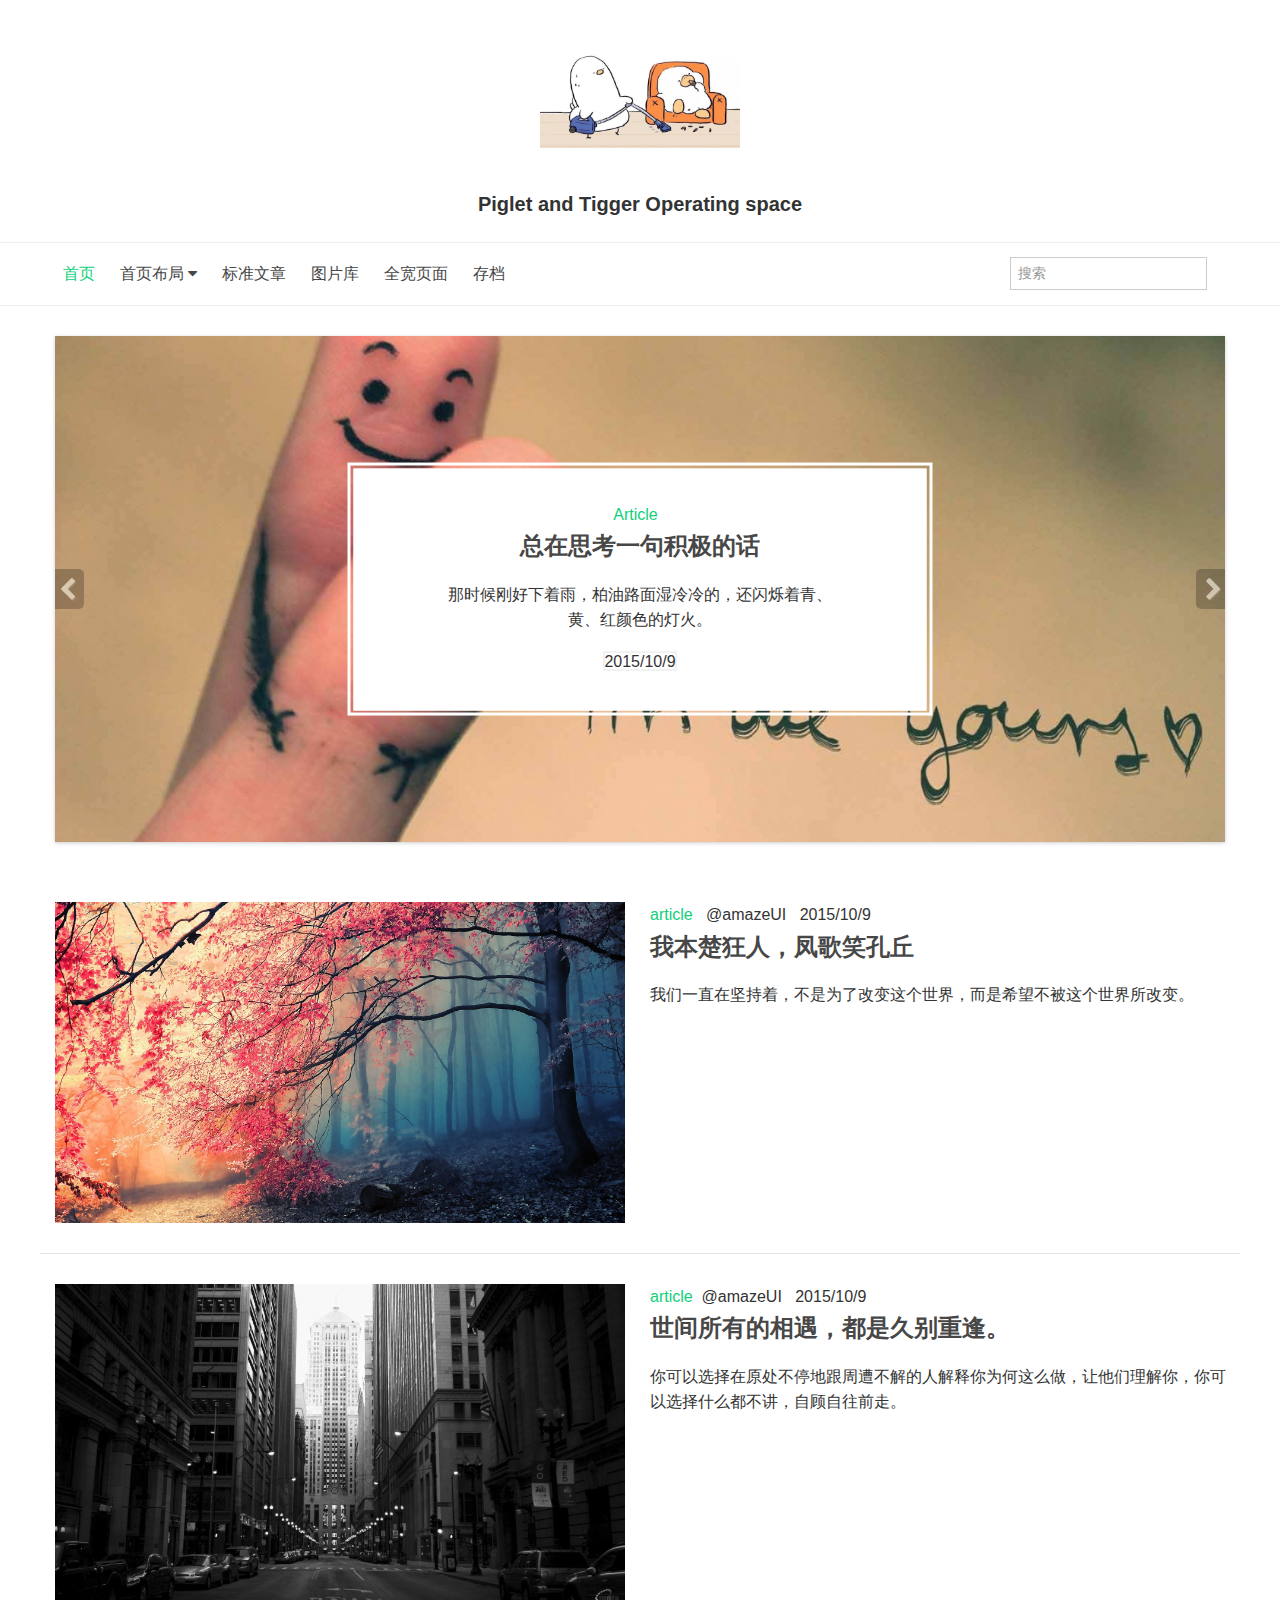
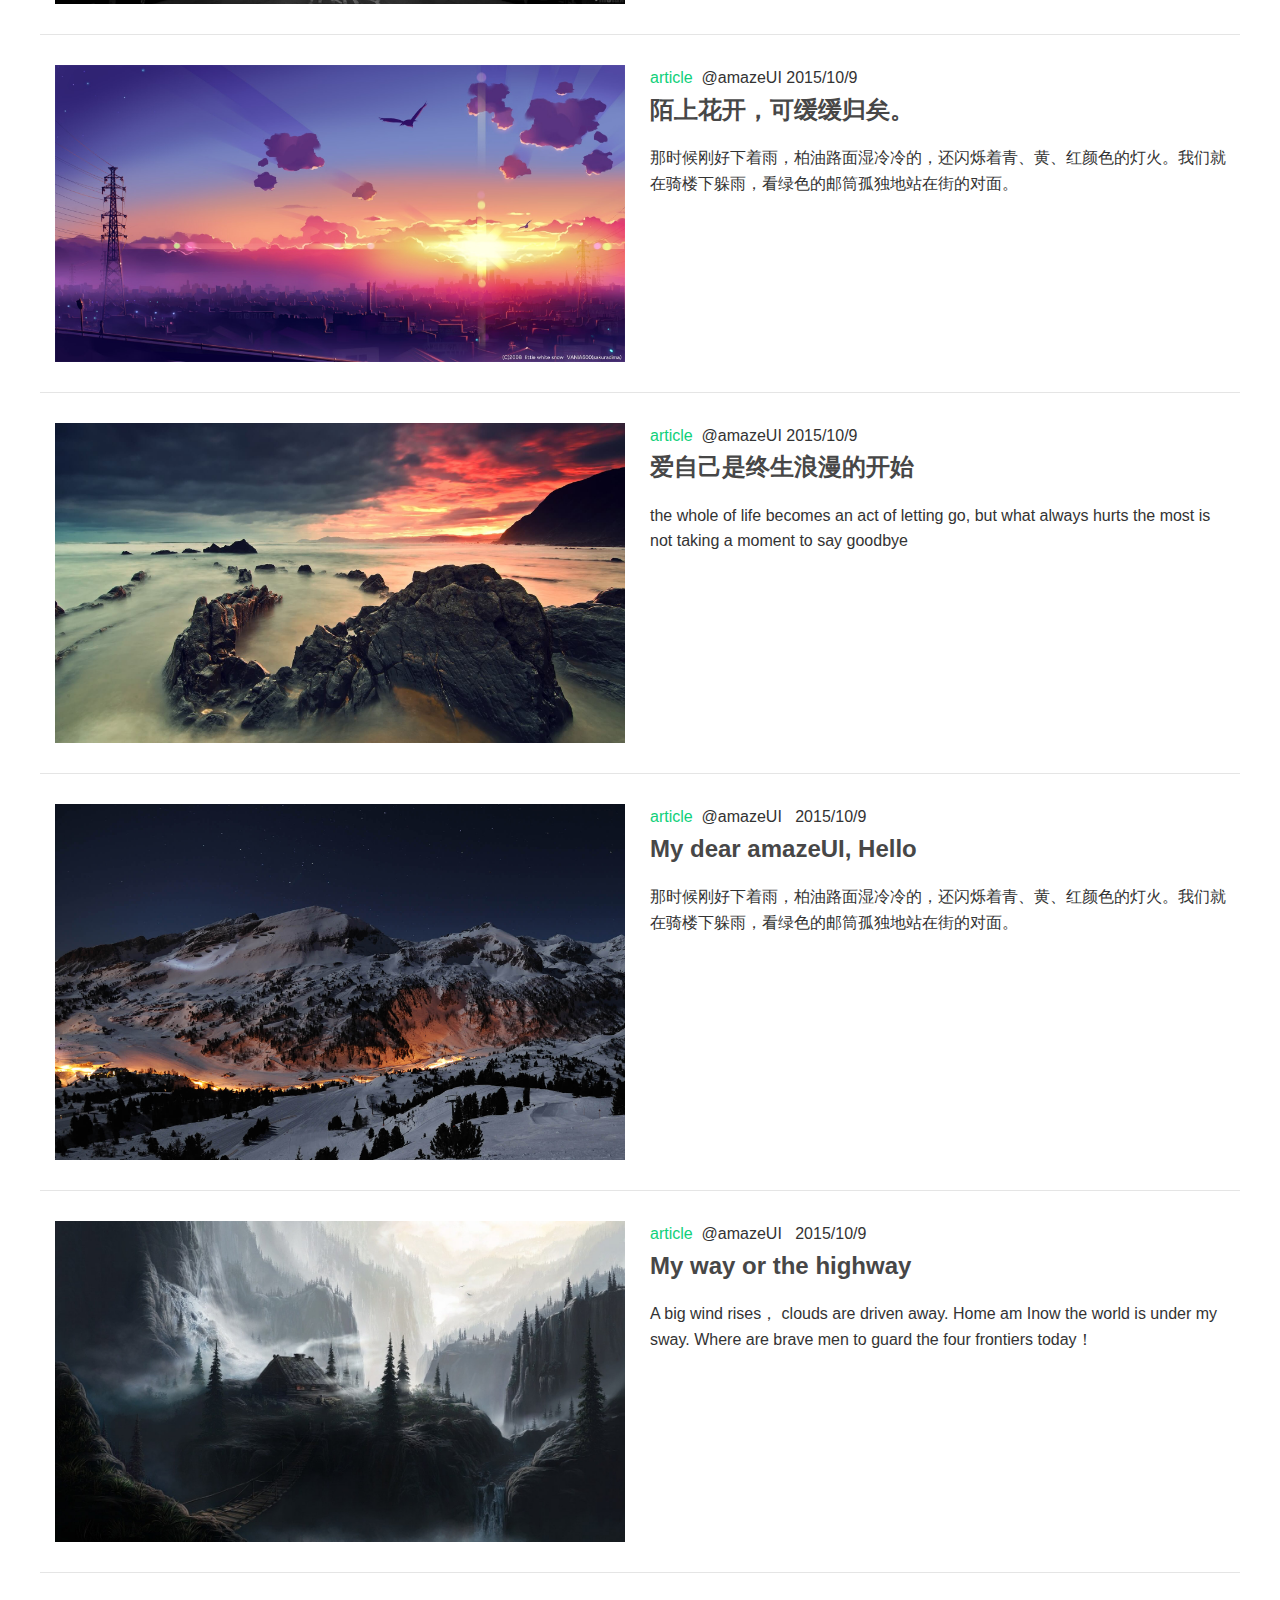
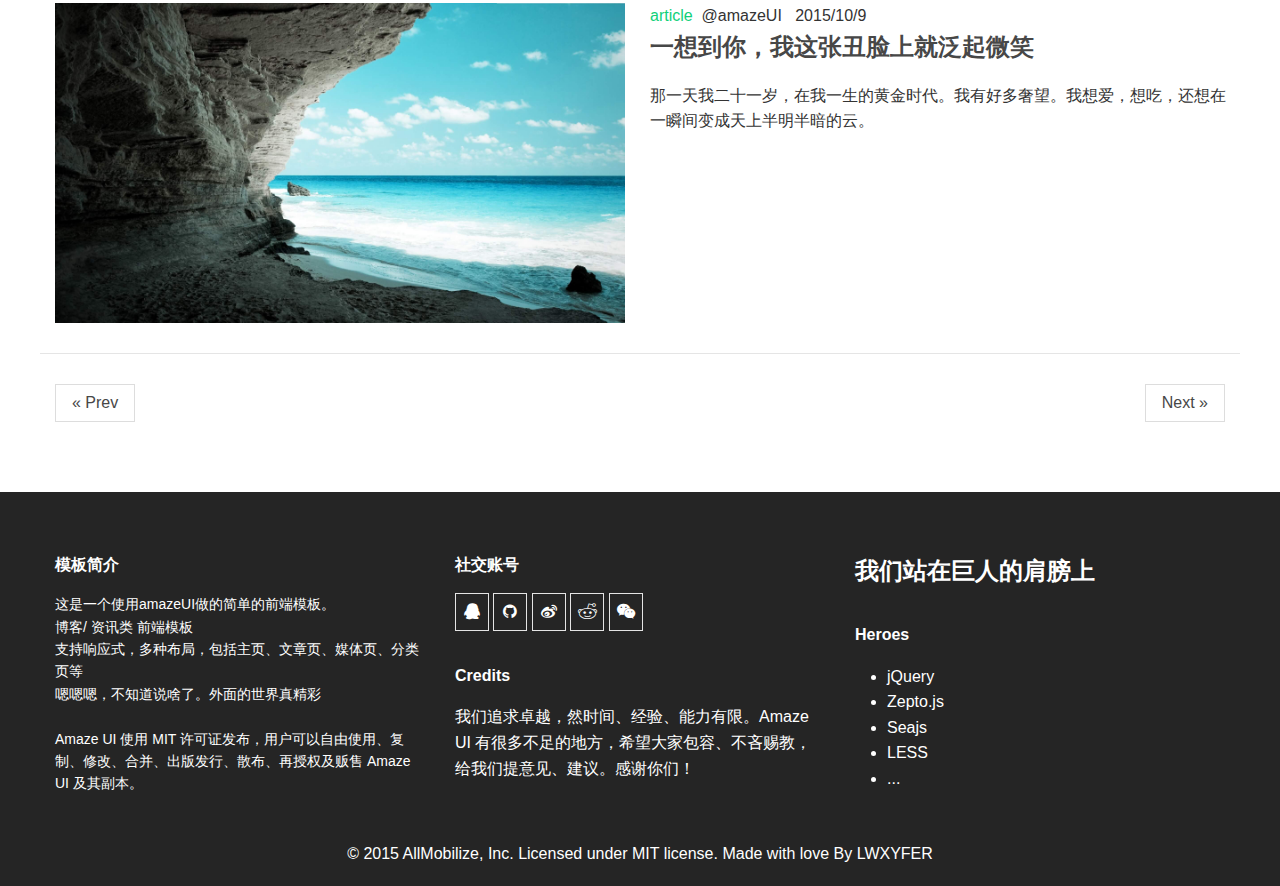
<file: category-sidebar.html>
<!doctype html>
<html>
<head>
  <meta charset="utf-8">
  <meta http-equiv="X-UA-Compatible" content="IE=edge">
  <meta name="description" content="">
  <meta name="keywords" content="">
  <meta name="viewport" content="width=device-width, initial-scale=1, maximum-scale=1, user-scalable=no">
  <title>BLOG  | Amaze UI Examples</title>
  <meta name="renderer" content="webkit">
  <meta http-equiv="Cache-Control" content="no-siteapp"/>
  <link rel="icon" type="image/png" href="assets/i/favicon.png">
  <meta name="mobile-web-app-capable" content="yes">
  <link rel="icon" sizes="192x192" href="assets/i/app-icon72x72@2x.png">
  <meta name="apple-mobile-web-app-capable" content="yes">
  <meta name="apple-mobile-web-app-status-bar-style" content="black">
  <meta name="apple-mobile-web-app-title" content="Amaze UI"/>
  <link rel="apple-touch-icon-precomposed" href="assets/i/app-icon72x72@2x.png">
  <meta name="msapplication-TileImage" content="assets/i/app-icon72x72@2x.png">
  <meta name="msapplication-TileColor" content="#0e90d2">
  <link rel="stylesheet" href="assets/css/amazeui.min.css">
  <link rel="stylesheet" href="assets/css/app.css">
</head>

<body id="blog">

<header class="am-g am-g-fixed blog-fixed blog-text-center blog-header">
    <div class="am-u-sm-8 am-u-sm-centered">
        <img width="200" src="./images/head.jpg" alt="Amaze UI Logo"/>
        <h2 class="am-hide-sm-only">Piglet and Tigger Operating space</h2>
    </div>
</header>
<hr>
<nav class="am-g am-g-fixed blog-fixed blog-nav">
<button class="am-topbar-btn am-topbar-toggle am-btn am-btn-sm am-btn-success am-show-sm-only blog-button" data-am-collapse="{target: '#blog-collapse'}" ><span class="am-sr-only">导航切换</span> <span class="am-icon-bars"></span></button>

  <div class="am-collapse am-topbar-collapse" id="blog-collapse">
    <ul class="am-nav am-nav-pills am-topbar-nav">
      <li class="am-active"><a href="index.html">首页</a></li>
      <li class="am-dropdown" data-am-dropdown>
        <a class="am-dropdown-toggle" data-am-dropdown-toggle href="javascript:;">
          首页布局 <span class="am-icon-caret-down"></span>
        </a>
        <ul class="am-dropdown-content">
          <li><a href="index.html">1. blog-index-standard</a></li>         
          <li><a href="index-nosidebar.html">2. blog-index-nosidebar</a></li>
          <li><a href="index-center.html">3. blog-index-layout</a></li>
          <li><a href="index-noslider.html">4. blog-index-noslider</a></li>
        </ul>
      </li>
      <li><a href="article.html">标准文章</a></li>
      <li><a href="img.html">图片库</a></li>
      <li><a href="article-fullwidth.html">全宽页面</a></li>
      <li><a href="timeline.html">存档</a></li>
    </ul>
    <form class="am-topbar-form am-topbar-right am-form-inline" role="search">
      <div class="am-form-group">
        <input type="text" class="am-form-field am-input-sm" placeholder="搜索">
      </div>
    </form>
  </div>
</nav>
<hr>

<!-- banner start -->
<div class="am-g am-g-fixed blog-fixed am-u-sm-centered blog-article-margin">
    <div data-am-widget="slider" class="am-slider am-slider-b1" data-am-slider='{&quot;controlNav&quot;:false}' >
    <ul class="am-slides">
      <li>
            <img src="assets/i/b1.jpg">
            <div class="blog-slider-desc am-slider-desc ">
                <div class="blog-text-center blog-slider-con">
                    <span><a href="" class="blog-color">Article &nbsp;</a></span>               
                    <h1 class="blog-h-margin"><a href="">总在思考一句积极的话</a></h1>
                    <p>那时候刚好下着雨，柏油路面湿冷冷的，还闪烁着青、黄、红颜色的灯火。
                    </p>
                    <span class="blog-bor">2015/10/9</span>
                    <br><br><br><br><br><br><br>                
                </div>
            </div>
      </li>
      <li>
            <img src="assets/i/b2.jpg">
            <div class="am-slider-desc blog-slider-desc">
                <div class="blog-text-center blog-slider-con">
                    <span><a href="" class="blog-color">Article &nbsp;</a></span>               
                    <h1 class="blog-h-margin"><a href="">总在思考一句积极的话</a></h1>
                    <p>那时候刚好下着雨，柏油路面湿冷冷的，还闪烁着青、黄、红颜色的灯火。
                    </p>
                    <span>2015/10/9</span>                
                </div>
            </div>
      </li>
      <li>
            <img src="assets/i/b3.jpg">
            <div class="am-slider-desc blog-slider-desc">
                <div class="blog-text-center blog-slider-con">
                    <span><a href="" class="blog-color">Article &nbsp;</a></span>               
                    <h1 class="blog-h-margin"><a href="">总在思考一句积极的话</a></h1>
                    <p>那时候刚好下着雨，柏油路面湿冷冷的，还闪烁着青、黄、红颜色的灯火。
                    </p>
                    <span>2015/10/9</span>                
                </div>
            </div>
      </li>
      <li>
            <img src="assets/i/b2.jpg">
            <div class="am-slider-desc blog-slider-desc">
                <div class="blog-text-center blog-slider-con">
                    <span><a href="" class="blog-color">Article &nbsp;</a></span>               
                    <h1 class="blog-h-margin"><a href="">总在思考一句积极的话</a></h1>
                    <p>那时候刚好下着雨，柏油路面湿冷冷的，还闪烁着青、黄、红颜色的灯火。
                    </p>
                    <span>2015/10/9</span>                
                </div>
            </div>
      </li>
    </ul>
    </div>
</div>
<!-- banner end -->

<!-- content srart -->
<div class="am-g am-g-fixed blog-fixed">
    <div class="am-u-md-12 am-u-sm-12">

        <article class="am-g blog-entry-article">
            <div class="am-u-lg-6 am-u-md-12 am-u-sm-12 blog-entry-img">
                <img src="assets/i/f10.jpg" alt="" class="am-u-sm-12">
            </div>
            <div class="am-u-lg-6 am-u-md-12 am-u-sm-12 blog-entry-text">
                <span><a href="" class="blog-color">article &nbsp;</a></span>
                <span> @amazeUI &nbsp;</span>
                <span>2015/10/9</span>
                <h1><a href="">我本楚狂人，凤歌笑孔丘</a></h1>
                <p>我们一直在坚持着，不是为了改变这个世界，而是希望不被这个世界所改变。
                </p>
                <p><a href="" class="blog-continue">continue reading</a></p>
            </div>
        </article>

        <article class="am-g blog-entry-article">
            <div class="am-u-lg-6 am-u-md-12 am-u-sm-12 blog-entry-img">
                <img src="assets/i/f6.jpg" alt="" class="am-u-sm-12">
            </div>
            <div class="am-u-lg-6 am-u-md-12 am-u-sm-12 blog-entry-text">
                <span><a href="" class="blog-color">article&nbsp;</a></span>
                <span>@amazeUI &nbsp;</span>
                <span>2015/10/9</span>
                <h1><a href="">世间所有的相遇，都是久别重逢。</a></h1>
                <p>你可以选择在原处不停地跟周遭不解的人解释你为何这么做，让他们理解你，你可以选择什么都不讲，自顾自往前走。
                </p>
                <p><a href="" class="blog-continue">continue</a></p>
            </div>
        </article>

        <article class="am-g blog-entry-article">
            <div class="am-u-lg-6 am-u-md-12 am-u-sm-12 blog-entry-img">
                <img src="assets/i/f12.jpg" alt="" class="am-u-sm-12">
            </div>
            <div class="am-u-lg-6 am-u-md-12 am-u-sm-12 blog-entry-text">
                <span><a href="" class="blog-color">article&nbsp;</a></span>
                <span>@amazeUI</span>
                <span>2015/10/9</span>
                <h1><a href="">陌上花开，可缓缓归矣。</a></h1>
                <p>那时候刚好下着雨，柏油路面湿冷冷的，还闪烁着青、黄、红颜色的灯火。我们就在骑楼下躲雨，看绿色的邮筒孤独地站在街的对面。
                </p>
                <p><a href="" class="blog-continue">continue</a></p>
            </div>
        </article>

        <article class="am-g blog-entry-article">
            <div class="am-u-lg-6 am-u-md-12 am-u-sm-12 blog-entry-img">
                <img src="assets/i/f22.jpg" alt="" class="am-u-sm-12">
            </div>
            <div class="am-u-lg-6 am-u-md-12 am-u-sm-12 blog-entry-text">
                <span><a href="" class="blog-color">article&nbsp;</a></span>
                <span>@amazeUI</span>
                <span>2015/10/9</span>
                <h1><a href="">爱自己是终生浪漫的开始</a></h1>
                <p>the whole of life becomes an act of letting go, but what always hurts the most is not taking a moment to say goodbye
                </p>
                <p><a href="" class="blog-continue">continue</a></p>
            </div>
        </article>

        <article class="am-g blog-entry-article">
            <div class="am-u-lg-6 am-u-md-12 am-u-sm-12 blog-entry-img">
                <img src="assets/i/f18.jpg" alt="" class="am-u-sm-12">
            </div>
            <div class="am-u-lg-6 am-u-md-12 am-u-sm-12 blog-entry-text">
                <span><a href="" class="blog-color">article&nbsp;</a></span>
                <span> @amazeUI &nbsp;</span>
                <span>2015/10/9</span>
                <h1><a href="">My dear amazeUI, Hello </a></h1>
                <p>那时候刚好下着雨，柏油路面湿冷冷的，还闪烁着青、黄、红颜色的灯火。我们就在骑楼下躲雨，看绿色的邮筒孤独地站在街的对面。
                </p>
                <p><a href="" class="blog-continue">continue reading</a></p>
            </div>
        </article>

        <article class="am-g blog-entry-article">
            <div class="am-u-lg-6 am-u-md-12 am-u-sm-12 blog-entry-img">
                <img src="assets/i/f20.jpg" alt="" class="am-u-sm-12">
            </div>
            <div class="am-u-lg-6 am-u-md-12 am-u-sm-12 blog-entry-text">
                <span><a href="" class="blog-color">article&nbsp;</a></span>
                <span> @amazeUI &nbsp;</span>
                <span>2015/10/9</span>
                <h1><a href="">My way or the highway</a></h1>
                <p>A big wind rises， clouds are driven away. Home am Inow the world is under my sway. Where are brave men to guard the four frontiers today！ 
                </p>
                <p><a href="" class="blog-continue">continue reading</a></p>
            </div>
        </article>

         <article class="am-g blog-entry-article">
            <div class="am-u-lg-6 am-u-md-12 am-u-sm-12 blog-entry-img">
                <img src="assets/i/f19.jpg" alt="" class="am-u-sm-12">
            </div>
            <div class="am-u-lg-6 am-u-md-12 am-u-sm-12 blog-entry-text">
                <span><a href="" class="blog-color">article&nbsp;</a></span>
                <span> @amazeUI &nbsp;</span>
                <span>2015/10/9</span>
                <h1><a href="">一想到你，我这张丑脸上就泛起微笑</a></h1>
                <p>那一天我二十一岁，在我一生的黄金时代。我有好多奢望。我想爱，想吃，还想在一瞬间变成天上半明半暗的云。
                </p>
                <p><a href="" class="blog-continue">continue reading</a></p>
            </div>
        </article>
        
        <ul class="am-pagination">
  <li class="am-pagination-prev"><a href="">&laquo; Prev</a></li>
  <li class="am-pagination-next"><a href="">Next &raquo;</a></li>
</ul>
    </div>

</div>
<!-- content end -->


 <footer class="blog-footer">
    <div class="am-g am-g-fixed blog-fixed am-u-sm-centered blog-footer-padding">
        <div class="am-u-sm-12 am-u-md-4- am-u-lg-4">
            <h3>模板简介</h3>
            <p class="am-text-sm">这是一个使用amazeUI做的简单的前端模板。<br> 博客/ 资讯类 前端模板 <br> 支持响应式，多种布局，包括主页、文章页、媒体页、分类页等<br>嗯嗯嗯，不知道说啥了。外面的世界真精彩<br><br>
            Amaze UI 使用 MIT 许可证发布，用户可以自由使用、复制、修改、合并、出版发行、散布、再授权及贩售 Amaze UI 及其副本。</p>
        </div>
        <div class="am-u-sm-12 am-u-md-4- am-u-lg-4">
            <h3>社交账号</h3>
            <p>
                <a href=""><span class="am-icon-qq am-icon-fw am-primary blog-icon blog-icon"></span></a>
                <a href="https://github.com/caozuojianpan"><span class="am-icon-github am-icon-fw blog-icon blog-icon"></span></a>
                <a href="https://weibo.com/275021222?is_all=1"><span class="am-icon-weibo am-icon-fw blog-icon blog-icon"></span></a>
                <a href=""><span class="am-icon-reddit am-icon-fw blog-icon blog-icon"></span></a>
                <a href=""><span class="am-icon-weixin am-icon-fw blog-icon blog-icon"></span></a>
            </p>
            <h3>Credits</h3>
            <p>我们追求卓越，然时间、经验、能力有限。Amaze UI 有很多不足的地方，希望大家包容、不吝赐教，给我们提意见、建议。感谢你们！</p>          
        </div>
        <div class="am-u-sm-12 am-u-md-4- am-u-lg-4">
              <h1>我们站在巨人的肩膀上</h1>
             <h3>Heroes</h3>
            <p>
                <ul>
                    <li>jQuery</li>
                    <li>Zepto.js</li>
                    <li>Seajs</li>
                    <li>LESS</li>
                    <li>...</li>
                </ul>
            </p>
        </div>
    </div>    
    <div class="blog-text-center">© 2015 AllMobilize, Inc. Licensed under MIT license. Made with love By LWXYFER</div>    
  </footer>




<!--[if (gte IE 9)|!(IE)]><!-->
<script src="assets/js/jquery.min.js"></script>
<!--<![endif]-->
<!--[if lte IE 8 ]>
<script src="http://libs.baidu.com/jquery/1.11.3/jquery.min.js"></script>
<script src="http://cdn.staticfile.org/modernizr/2.8.3/modernizr.js"></script>
<script src="assets/js/amazeui.ie8polyfill.min.js"></script>
<![endif]-->
<script src="assets/js/amazeui.min.js"></script>
<!-- <script src="assets/js/app.js"></script> -->
</body>
</html>
</file>
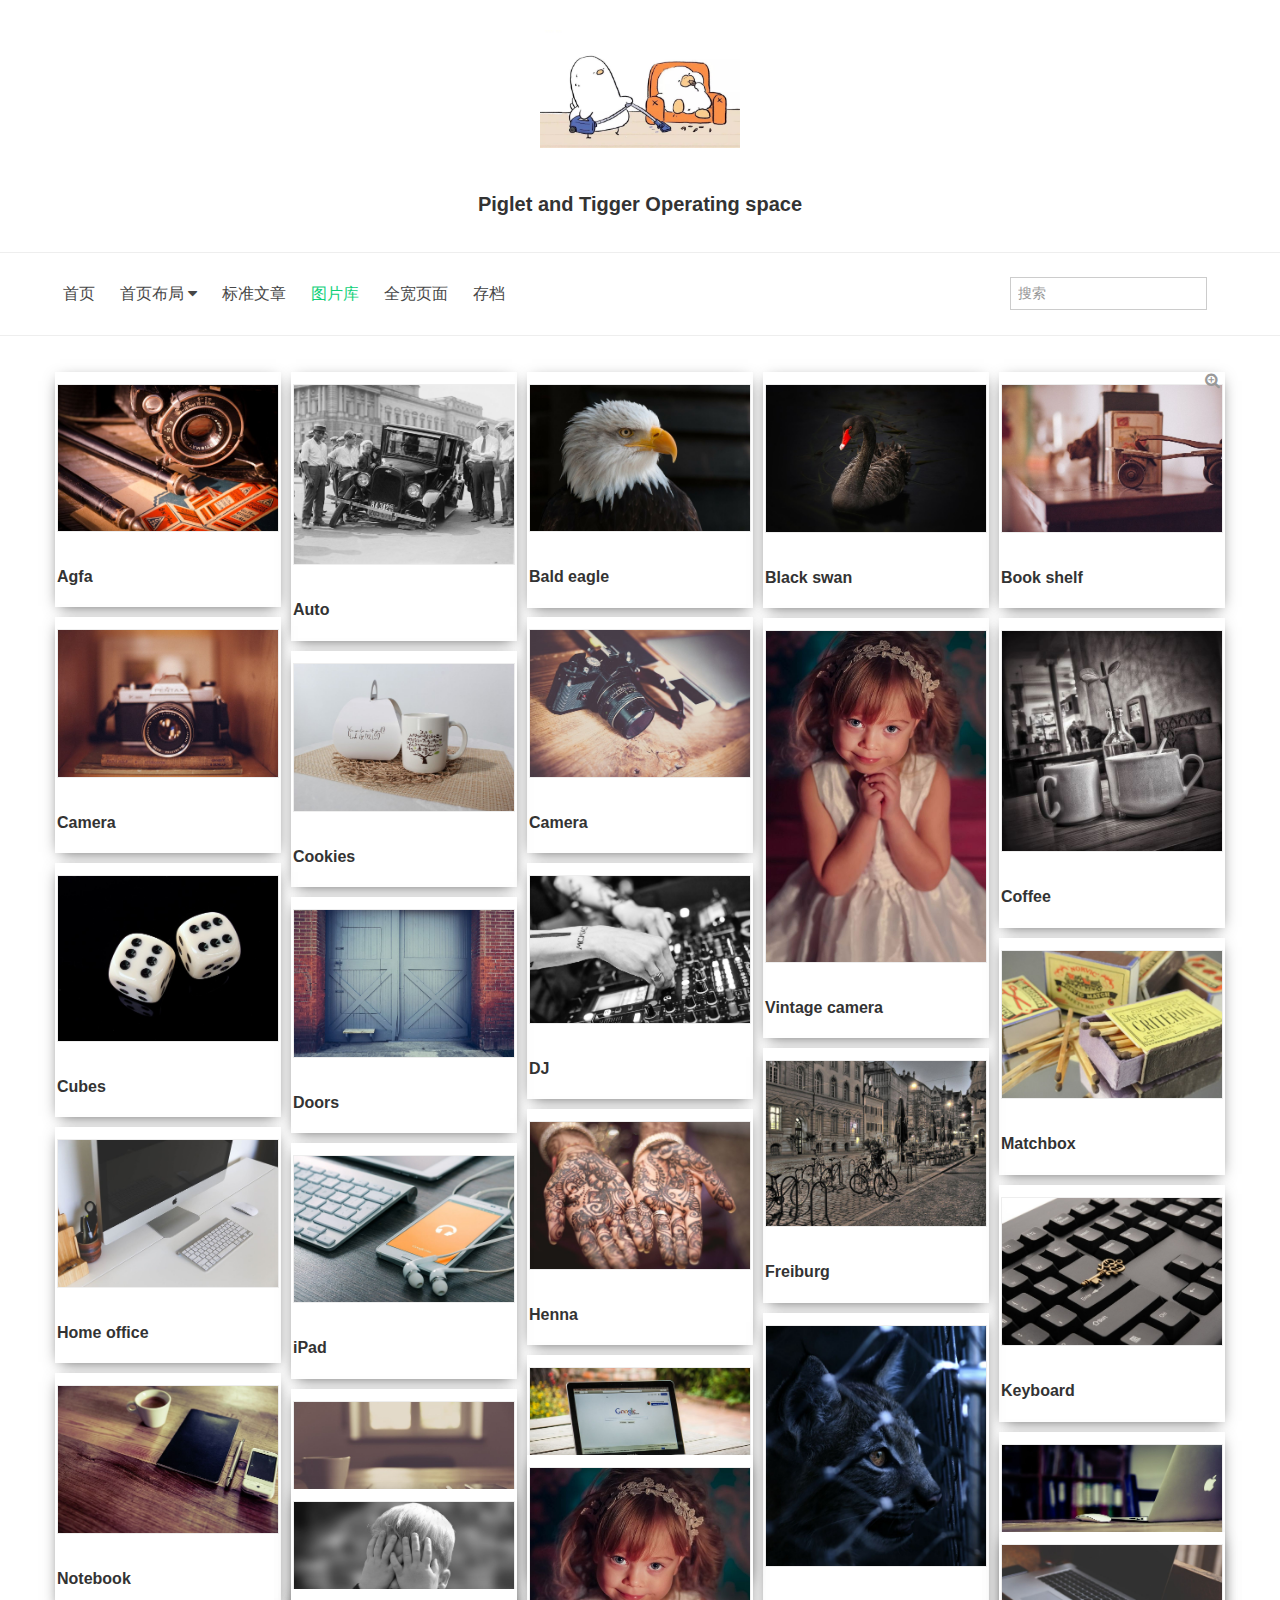
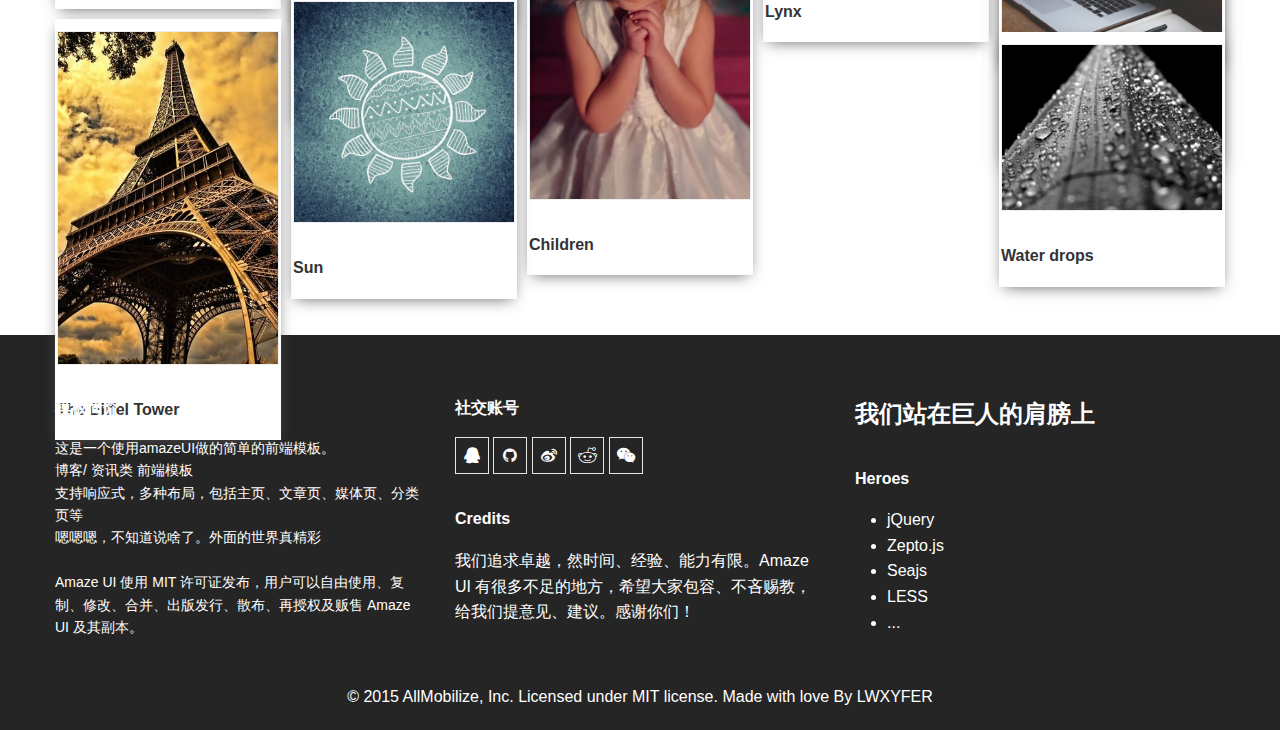
<file: img.html>
<!doctype html>
<html>
<head>
  <meta charset="utf-8">
  <meta http-equiv="X-UA-Compatible" content="IE=edge">
  <meta name="description" content="">
  <meta name="keywords" content="">
  <meta name="viewport" content="width=device-width, initial-scale=1, maximum-scale=1, user-scalable=no">
  <title>Piglet and Tigger Space</title>
  <meta name="renderer" content="webkit">
  <meta http-equiv="Cache-Control" content="no-siteapp"/>
  <link rel="icon" type="image/png" href="assets/i/favicon.png">
  <meta name="mobile-web-app-capable" content="yes">
  <link rel="icon" sizes="192x192" href="assets/i/app-icon72x72@2x.png">
  <meta name="apple-mobile-web-app-capable" content="yes">
  <meta name="apple-mobile-web-app-status-bar-style" content="black">
  <meta name="apple-mobile-web-app-title" content="Amaze UI"/>
  <link rel="apple-touch-icon-precomposed" href="assets/i/app-icon72x72@2x.png">
  <meta name="msapplication-TileImage" content="assets/i/app-icon72x72@2x.png">
  <meta name="msapplication-TileColor" content="#0e90d2">
  <link rel="stylesheet" href="assets/css/amazeui.min.css">
  <link rel="stylesheet" href="assets/css/app.css">
</head>

<body id="blog-article-sidebar">
<!-- header start -->
<header class="am-g am-g-fixed blog-fixed blog-text-center blog-header">
    <div class="am-u-sm-8 am-u-sm-centered">
        <img width="200" src="./images/head.jpg" alt="Amaze UI Logo"/>
        <h2 class="am-hide-sm-only">Piglet and Tigger Operating space</h2>
    </div>
</header>
<!-- header end -->
<hr>

<!-- nav start -->
<nav class="am-g am-g-fixed blog-fixed blog-nav">
<button class="am-topbar-btn am-topbar-toggle am-btn am-btn-sm am-btn-success am-show-sm-only blog-button" data-am-collapse="{target: '#blog-collapse'}" ><span class="am-sr-only">导航切换</span> <span class="am-icon-bars"></span></button>

  <div class="am-collapse am-topbar-collapse" id="blog-collapse">
    <ul class="am-nav am-nav-pills am-topbar-nav">
      <li><a href="index.html">首页</a></li>
      <li class="am-dropdown" data-am-dropdown>
        <a class="am-dropdown-toggle" data-am-dropdown-toggle href="javascript:;">
          首页布局 <span class="am-icon-caret-down"></span>
        </a>
        <ul class="am-dropdown-content">
          <li><a href="index.html">1. blog-index-standard</a></li>         
          <li><a href="index-nosidebar.html">2. blog-index-nosidebar</a></li>
          <li><a href="index-center.html">3. blog-index-layout</a></li>
          <li><a href="index-noslider.html">4. blog-index-noslider</a></li>
        </ul>
      </li>
      <li><a href="article.html">标准文章</a></li>
      <li class="am-active"><a href="img.html">图片库</a></li>
      <li><a href="article-fullwidth.html">全宽页面</a></li>
      <li><a href="timeline.html">存档</a></li>
    </ul>
    <form class="am-topbar-form am-topbar-right am-form-inline" role="search">
      <div class="am-form-group">
        <input type="text" class="am-form-field am-input-sm" placeholder="搜索">
      </div>
    </form>
  </div>
</nav>
<!-- nav end -->
<hr>
<!-- content srart -->
<div class="am-g am-g-fixed blog-fixed blog-content">
  <figure data-am-widget="figure" class="am am-figure am-figure-default "   data-am-figure="{  pureview: 'true' }">
      <div id="container">          
          <div><img src="images/01.jpg"><h3>Agfa</h3></div>
          <div><img src="images/02.jpg"><h3>Auto</h3></div>
          <div><img src="images/03.jpg"><h3>Bald eagle</h3></div>
          <div><img src="images/04.jpg"><h3>Black swan</h3></div>
          <div><img src="images/05.jpg"><h3>Book shelf</h3></div>
          <div><img src="images/06.jpg"><h3>Camera</h3></div>
          <div><img src="images/07.jpg"><h3>Camera</h3></div>
          <div><img src="images/25.jpg"><h3>Vintage camera</h3></div>
          <div><img src="images/09.jpg"><h3>Coffee</h3></div>
          <div><img src="images/10.jpg"><h3>Cookies</h3></div>
          <div><img src="images/11.jpg"><h3>Cubes</h3></div>
          <div><img src="images/12.jpg"><h3>DJ</h3></div>
          <div><img src="images/13.jpg"><h3>Doors</h3></div>
          <div><img src="images/14.jpg"><h3>Matchbox</h3></div>
          <div><img src="images/15.jpg"><h3>Freiburg</h3></div>
          <div><img src="images/16.jpg"><h3>Henna</h3></div>
          <div><img src="images/17.jpg"><h3>Home office</h3></div>
          <div><img src="images/18.jpg"><h3>iPad</h3></div>
          <div><img src="images/19.jpg"><h3>Keyboard</h3></div>
          <div><img src="images/20.jpg"><h3>Lynx</h3></div>
          <div><img src="images/21.jpg"><h3>Mac</h3></div>
          <div><img src="images/22.jpg"><h3>Notebook</h3></div>
          <div><img src="images/23.jpg"><h3>Thoughts</h3></div>
          <div><img src="images/24.jpg"><h3>Office</h3></div>
          <div><img src="images/25.jpg"><h3>Children</h3></div>
          <div><img src="images/26.jpg"><h3>Portrait</h3></div>
          <div><img src="images/27.jpg"><h3>Startup</h3></div>
          <div><img src="images/28.jpg"><h3>Sun</h3></div>
          <div><img src="images/29.jpg"><h3>The Eiffel Tower</h3></div>
          <div><img src="images/30.jpg"><h3>Water drops</h3></div>
          
    </div> 
  </figure>

</div>
<!-- content end -->
 <footer class="blog-footer">
    <div class="am-g am-g-fixed blog-fixed am-u-sm-centered blog-footer-padding">
        <div class="am-u-sm-12 am-u-md-4- am-u-lg-4">
            <h3>模板简介</h3>
            <p class="am-text-sm">这是一个使用amazeUI做的简单的前端模板。<br> 博客/ 资讯类 前端模板 <br> 支持响应式，多种布局，包括主页、文章页、媒体页、分类页等<br>嗯嗯嗯，不知道说啥了。外面的世界真精彩<br><br>
            Amaze UI 使用 MIT 许可证发布，用户可以自由使用、复制、修改、合并、出版发行、散布、再授权及贩售 Amaze UI 及其副本。</p>
        </div>
        <div class="am-u-sm-12 am-u-md-4- am-u-lg-4">
            <h3>社交账号</h3>
            <p>
                <a href=""><span class="am-icon-qq am-icon-fw am-primary blog-icon blog-icon"></span></a>
                <a href="https://github.com/caozuojianpan"><span class="am-icon-github am-icon-fw blog-icon blog-icon"></span></a>
                <a href="https://weibo.com/275021222?is_all=1"><span class="am-icon-weibo am-icon-fw blog-icon blog-icon"></span></a>
                <a href=""><span class="am-icon-reddit am-icon-fw blog-icon blog-icon"></span></a>
                <a href=""><span class="am-icon-weixin am-icon-fw blog-icon blog-icon"></span></a>
            </p>
            <h3>Credits</h3>
            <p>我们追求卓越，然时间、经验、能力有限。Amaze UI 有很多不足的地方，希望大家包容、不吝赐教，给我们提意见、建议。感谢你们！</p>          
        </div>
        <div class="am-u-sm-12 am-u-md-4- am-u-lg-4">
              <h1>我们站在巨人的肩膀上</h1>
             <h3>Heroes</h3>
            <p>
                <ul>
                    <li>jQuery</li>
                    <li>Zepto.js</li>
                    <li>Seajs</li>
                    <li>LESS</li>
                    <li>...</li>
                </ul>
            </p>
        </div>
    </div>    
    <div class="blog-text-center">© 2015 AllMobilize, Inc. Licensed under MIT license. Made with love By LWXYFER</div>    
  </footer>


<!--[if (gte IE 9)|!(IE)]><!-->
<script src="assets/js/jquery.min.js"></script>
<!--<![endif]-->
<!--[if lte IE 8 ]>
<script src="http://libs.baidu.com/jquery/1.11.3/jquery.min.js"></script>
<script src="http://cdn.staticfile.org/modernizr/2.8.3/modernizr.js"></script>
<script src="assets/js/amazeui.ie8polyfill.min.js"></script>
<![endif]-->
<script src="assets/js/amazeui.min.js"></script>
<script src="assets/js/pinto.min.js"></script>
<script src="assets/js/img.js"></script>
</body>
</html>
</file>
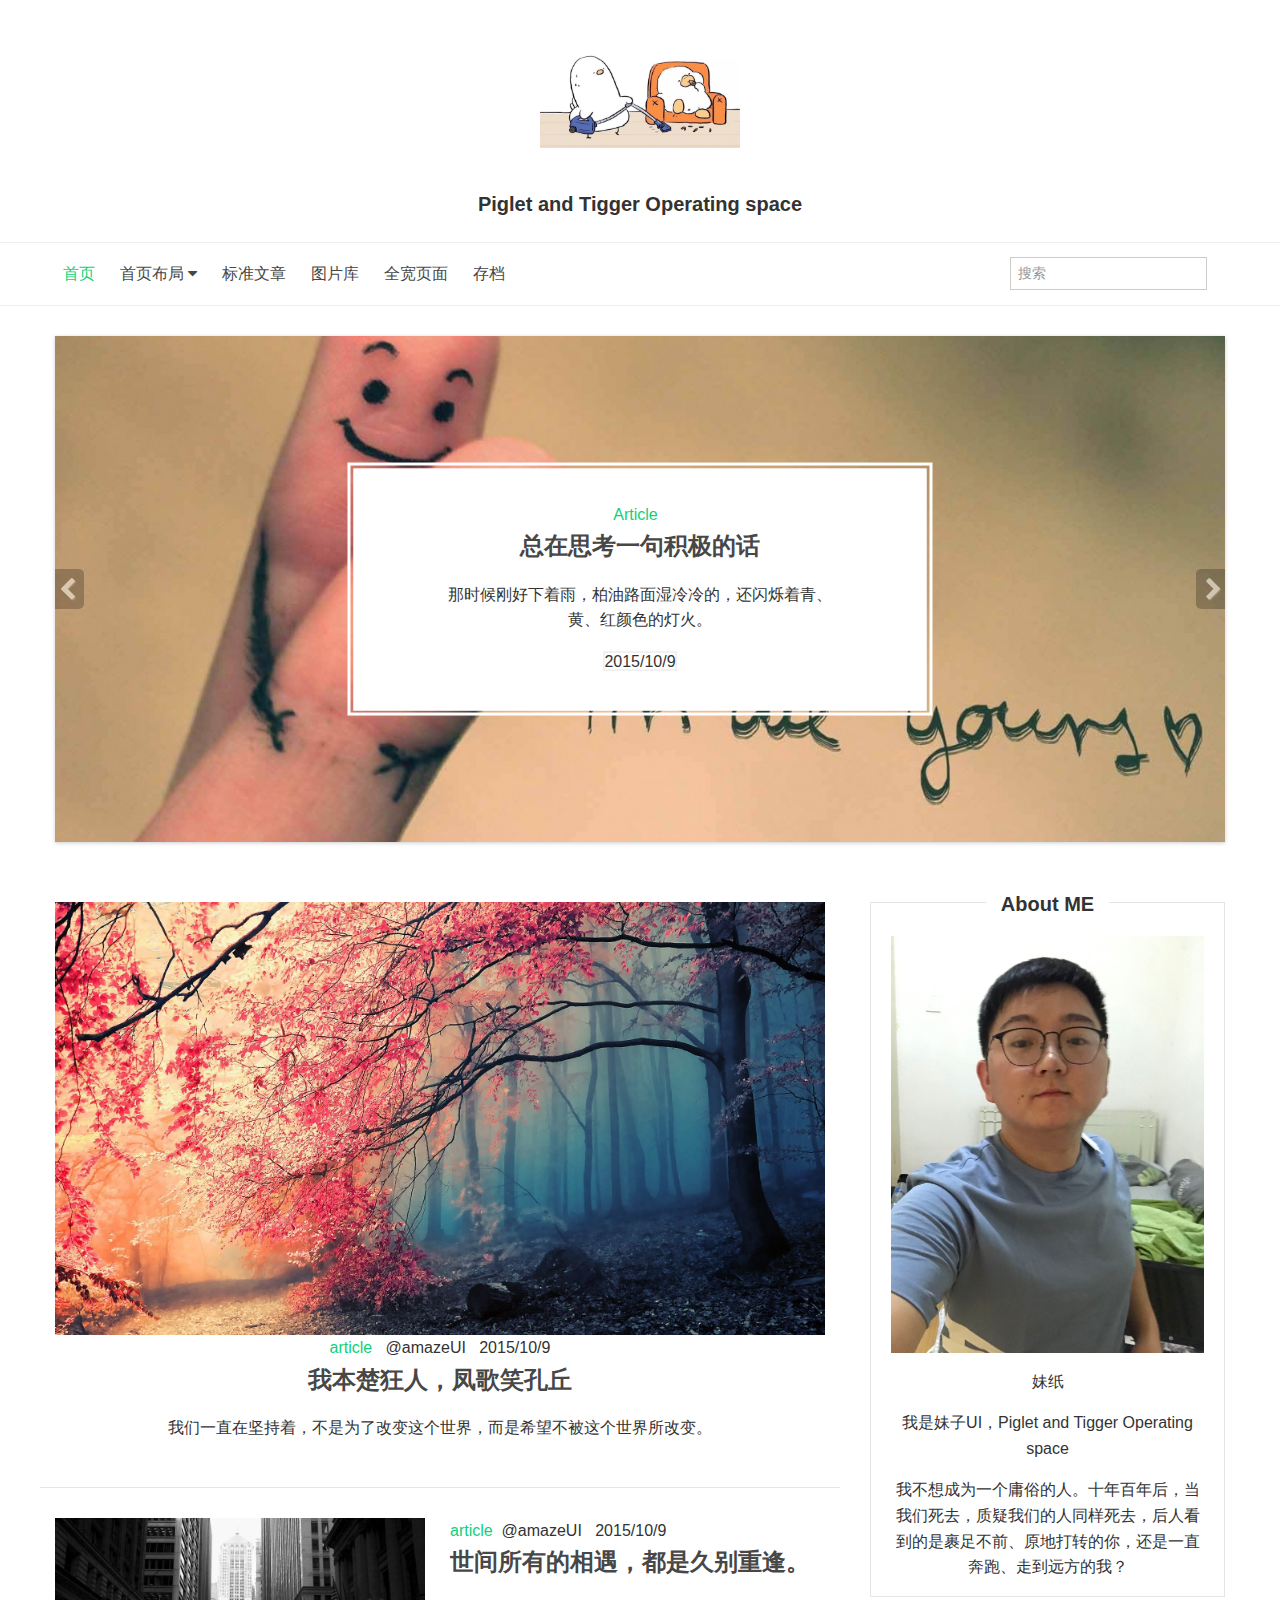
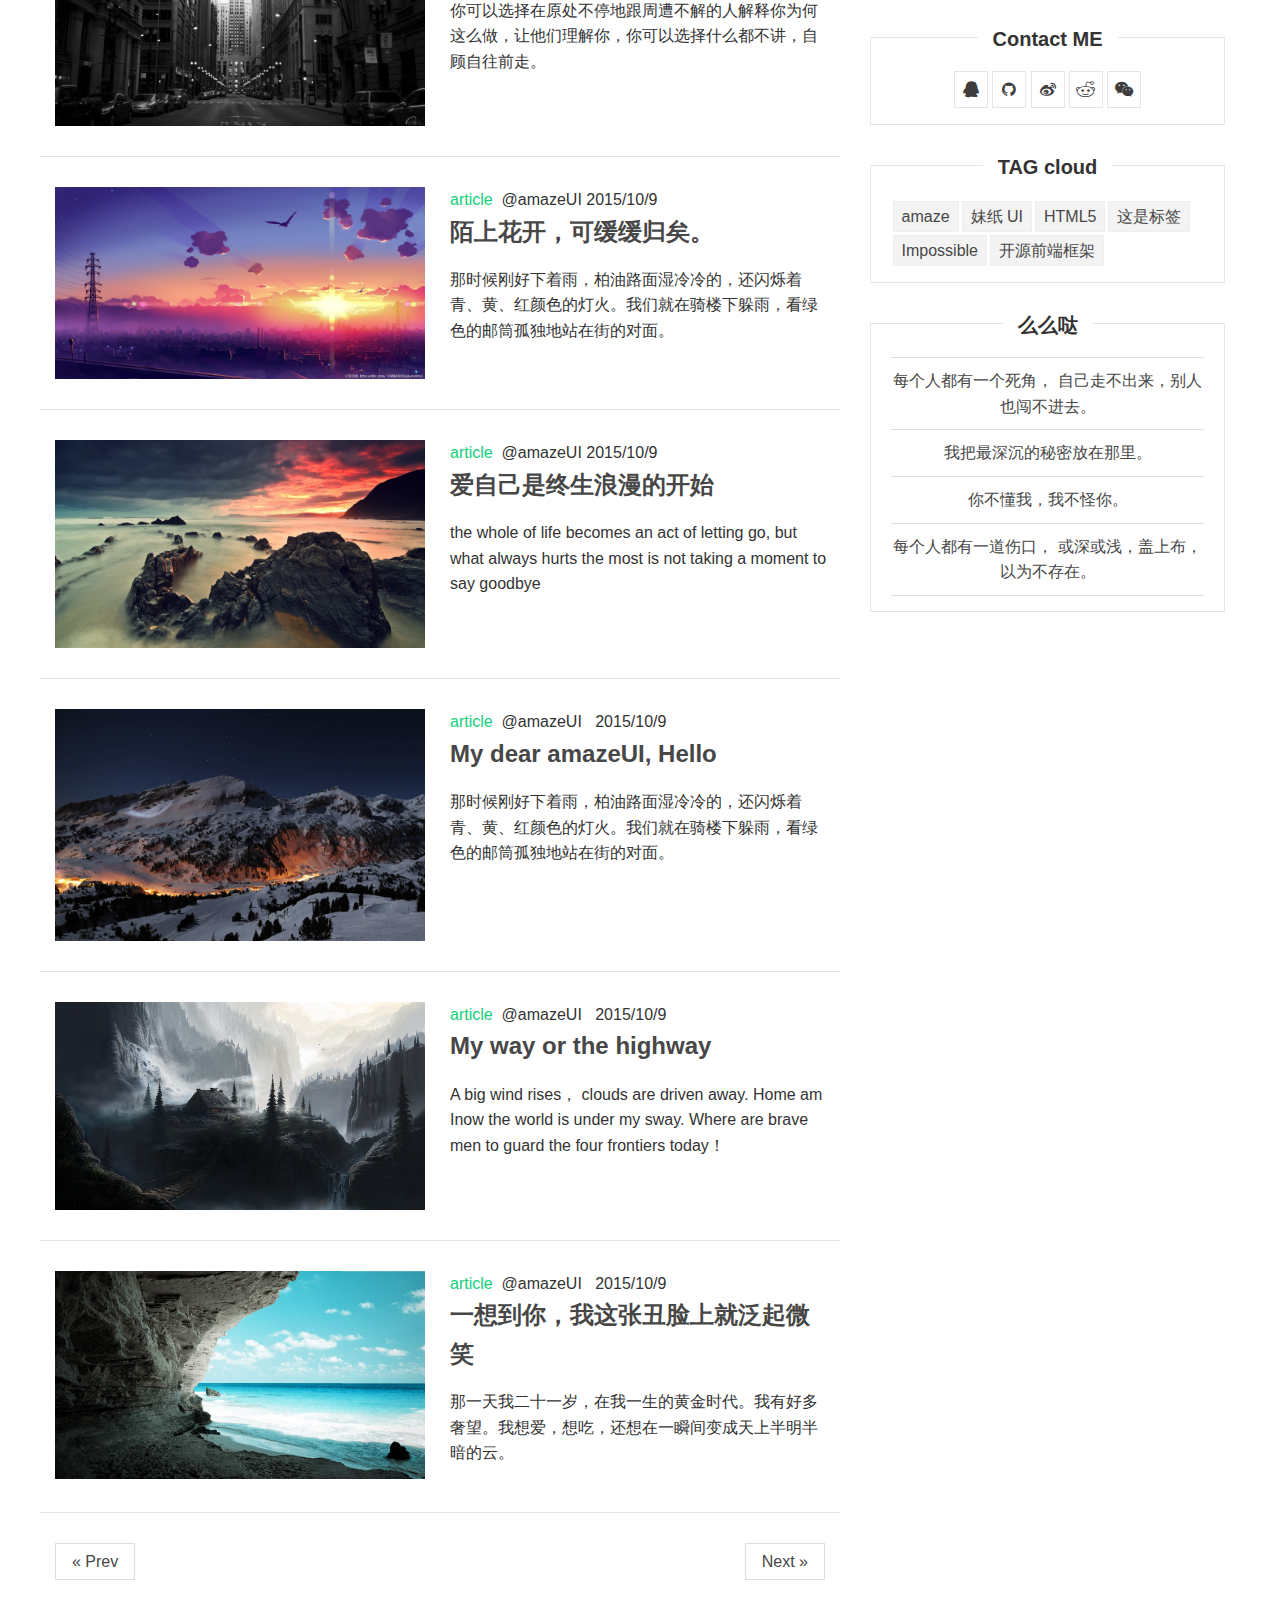
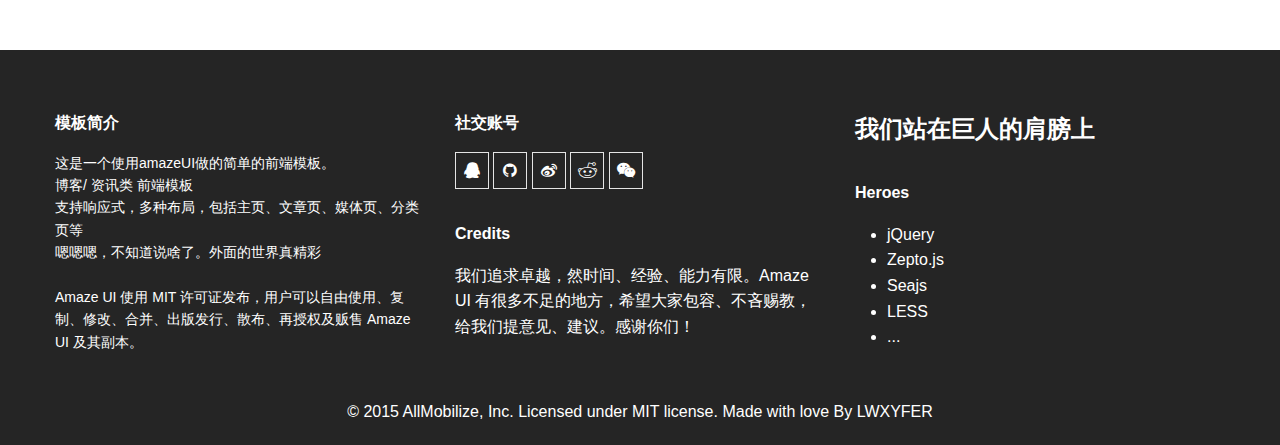
<file: index-center.html>
<!doctype html>
<html>
<head>
  <meta charset="utf-8">
  <meta http-equiv="X-UA-Compatible" content="IE=edge">
  <meta name="description" content="">
  <meta name="keywords" content="">
  <meta name="viewport" content="width=device-width, initial-scale=1, maximum-scale=1, user-scalable=no">
  <title>BLOG  | Amaze UI Examples</title>
  <meta name="renderer" content="webkit">
  <meta http-equiv="Cache-Control" content="no-siteapp"/>
  <link rel="icon" type="image/png" href="assets/i/favicon.png">
  <meta name="mobile-web-app-capable" content="yes">
  <link rel="icon" sizes="192x192" href="assets/i/app-icon72x72@2x.png">
  <meta name="apple-mobile-web-app-capable" content="yes">
  <meta name="apple-mobile-web-app-status-bar-style" content="black">
  <meta name="apple-mobile-web-app-title" content="Amaze UI"/>
  <link rel="apple-touch-icon-precomposed" href="assets/i/app-icon72x72@2x.png">
  <meta name="msapplication-TileImage" content="assets/i/app-icon72x72@2x.png">
  <meta name="msapplication-TileColor" content="#0e90d2">
  <link rel="stylesheet" href="assets/css/amazeui.min.css">
  <link rel="stylesheet" href="assets/css/app.css">
</head>

<body id="blog">
<header class="am-g am-g-fixed blog-fixed blog-text-center blog-header">
    <div class="am-u-sm-8 am-u-sm-centered">
        <img width="200" src="./images/head.jpg" alt="Amaze UI Logo"/>
        <h2 class="am-hide-sm-only">Piglet and Tigger Operating space</h2>
    </div>
</header>
<hr>
<nav class="am-g am-g-fixed blog-fixed blog-nav">
<button class="am-topbar-btn am-topbar-toggle am-btn am-btn-sm am-btn-success am-show-sm-only blog-button" data-am-collapse="{target: '#blog-collapse'}" ><span class="am-sr-only">导航切换</span> <span class="am-icon-bars"></span></button>

  <div class="am-collapse am-topbar-collapse" id="blog-collapse">
    <ul class="am-nav am-nav-pills am-topbar-nav">
      <li class="am-active"><a href="index.html">首页</a></li>
      <li class="am-dropdown" data-am-dropdown>
        <a class="am-dropdown-toggle" data-am-dropdown-toggle href="javascript:;">
          首页布局 <span class="am-icon-caret-down"></span>
        </a>
        <ul class="am-dropdown-content">
          <li><a href="index.html">1. blog-index-standard</a></li>         
          <li><a href="index-nosidebar.html">2. blog-index-nosidebar</a></li>
          <li><a href="index-center.html">3. blog-index-layout</a></li>
          <li><a href="index-noslider.html">4. blog-index-noslider</a></li>
        </ul>
      </li>
      <li><a href="article.html">标准文章</a></li>
      <li><a href="img.html">图片库</a></li>
      <li><a href="article-fullwidth.html">全宽页面</a></li>
      <li><a href="timeline.html">存档</a></li>
    </ul>
    <form class="am-topbar-form am-topbar-right am-form-inline" role="search">
      <div class="am-form-group">
        <input type="text" class="am-form-field am-input-sm" placeholder="搜索">
      </div>
    </form>
  </div>
</nav>
<hr>

<!-- banner start -->
<div class="am-g am-g-fixed blog-fixed am-u-sm-centered blog-article-margin">
    <div data-am-widget="slider" class="am-slider am-slider-b1" data-am-slider='{&quot;controlNav&quot;:false}' >
    <ul class="am-slides">
      <li>
            <img src="assets/i/b1.jpg">
            <div class="blog-slider-desc am-slider-desc ">
                <div class="blog-text-center blog-slider-con">
                    <span><a href="" class="blog-color">Article &nbsp;</a></span>               
                    <h1 class="blog-h-margin"><a href="">总在思考一句积极的话</a></h1>
                    <p>那时候刚好下着雨，柏油路面湿冷冷的，还闪烁着青、黄、红颜色的灯火。
                    </p>
                    <span class="blog-bor">2015/10/9</span>
                    <br><br><br><br><br><br><br>                
                </div>
            </div>
      </li>
      <li>
            <img src="assets/i/b2.jpg">
            <div class="am-slider-desc blog-slider-desc">
                <div class="blog-text-center blog-slider-con">
                    <span><a href="" class="blog-color">Article &nbsp;</a></span>               
                    <h1 class="blog-h-margin"><a href="">总在思考一句积极的话</a></h1>
                    <p>那时候刚好下着雨，柏油路面湿冷冷的，还闪烁着青、黄、红颜色的灯火。
                    </p>
                    <span>2015/10/9</span>                
                </div>
            </div>
      </li>
      <li>
            <img src="assets/i/b3.jpg">
            <div class="am-slider-desc blog-slider-desc">
                <div class="blog-text-center blog-slider-con">
                    <span><a href="" class="blog-color">Article &nbsp;</a></span>               
                    <h1 class="blog-h-margin"><a href="">总在思考一句积极的话</a></h1>
                    <p>那时候刚好下着雨，柏油路面湿冷冷的，还闪烁着青、黄、红颜色的灯火。
                    </p>
                    <span>2015/10/9</span>                
                </div>
            </div>
      </li>
      <li>
            <img src="assets/i/b2.jpg">
            <div class="am-slider-desc blog-slider-desc">
                <div class="blog-text-center blog-slider-con">
                    <span><a href="" class="blog-color">Article &nbsp;</a></span>               
                    <h1 class="blog-h-margin"><a href="">总在思考一句积极的话</a></h1>
                    <p>那时候刚好下着雨，柏油路面湿冷冷的，还闪烁着青、黄、红颜色的灯火。
                    </p>
                    <span>2015/10/9</span>                
                </div>
            </div>
      </li>
    </ul>
    </div>
</div>
<!-- banner end -->

<!-- content srart -->
<div class="am-g am-g-fixed blog-fixed">
    <div class="am-u-md-8 am-u-sm-12">

        <article class="am-g blog-entry-article">
            <div class="am-u-lg-12 am-u-md-12 am-u-sm-12 am-u-sm-centered blog-entry-img">
                <img src="assets/i/f10.jpg" alt="" class="am-u-sm-12">
            </div>
            <div class="am-u-lg-12 am-u-md-12 am-u-sm-12 blog-entry-text blog-text-center">
                <span><a href="" class="blog-color">article &nbsp;</a></span>
                <span> @amazeUI &nbsp;</span>
                <span>2015/10/9</span>
                <h1><a href="">我本楚狂人，凤歌笑孔丘</a></h1>
                <p>我们一直在坚持着，不是为了改变这个世界，而是希望不被这个世界所改变。
                </p>
                <p><a href="" class="blog-continue">continue reading</a></p>
            </div>
        </article>

        <article class="am-g blog-entry-article">
            <div class="am-u-lg-6 am-u-md-12 am-u-sm-12 blog-entry-img">
                <img src="assets/i/f6.jpg" alt="" class="am-u-sm-12">
            </div>
            <div class="am-u-lg-6 am-u-md-12 am-u-sm-12 blog-entry-text">
                <span><a href="" class="blog-color">article&nbsp;</a></span>
                <span>@amazeUI &nbsp;</span>
                <span>2015/10/9</span>
                <h1><a href="">世间所有的相遇，都是久别重逢。</a></h1>
                <p>你可以选择在原处不停地跟周遭不解的人解释你为何这么做，让他们理解你，你可以选择什么都不讲，自顾自往前走。
                </p>
                <p><a href="" class="blog-continue">continue</a></p>
            </div>
        </article>

        <article class="am-g blog-entry-article">
            <div class="am-u-lg-6 am-u-md-12 am-u-sm-12 blog-entry-img">
                <img src="assets/i/f12.jpg" alt="" class="am-u-sm-12">
            </div>
            <div class="am-u-lg-6 am-u-md-12 am-u-sm-12 blog-entry-text">
                <span><a href="" class="blog-color">article&nbsp;</a></span>
                <span>@amazeUI</span>
                <span>2015/10/9</span>
                <h1><a href="">陌上花开，可缓缓归矣。</a></h1>
                <p>那时候刚好下着雨，柏油路面湿冷冷的，还闪烁着青、黄、红颜色的灯火。我们就在骑楼下躲雨，看绿色的邮筒孤独地站在街的对面。
                </p>
                <p><a href="" class="blog-continue">continue</a></p>
            </div>
        </article>

        <article class="am-g blog-entry-article">
            <div class="am-u-lg-6 am-u-md-12 am-u-sm-12 blog-entry-img">
                <img src="assets/i/f22.jpg" alt="" class="am-u-sm-12">
            </div>
            <div class="am-u-lg-6 am-u-md-12 am-u-sm-12 blog-entry-text">
                <span><a href="" class="blog-color">article&nbsp;</a></span>
                <span>@amazeUI</span>
                <span>2015/10/9</span>
                <h1><a href="">爱自己是终生浪漫的开始</a></h1>
                <p>the whole of life becomes an act of letting go, but what always hurts the most is not taking a moment to say goodbye
                </p>
                <p><a href="" class="blog-continue">continue</a></p>
            </div>
        </article>

        <article class="am-g blog-entry-article">
            <div class="am-u-lg-6 am-u-md-12 am-u-sm-12 blog-entry-img">
                <img src="assets/i/f18.jpg" alt="" class="am-u-sm-12">
            </div>
            <div class="am-u-lg-6 am-u-md-12 am-u-sm-12 blog-entry-text">
                <span><a href="" class="blog-color">article&nbsp;</a></span>
                <span> @amazeUI &nbsp;</span>
                <span>2015/10/9</span>
                <h1><a href="">My dear amazeUI, Hello </a></h1>
                <p>那时候刚好下着雨，柏油路面湿冷冷的，还闪烁着青、黄、红颜色的灯火。我们就在骑楼下躲雨，看绿色的邮筒孤独地站在街的对面。
                </p>
                <p><a href="" class="blog-continue">continue reading</a></p>
            </div>
        </article>

        <article class="am-g blog-entry-article">
            <div class="am-u-lg-6 am-u-md-12 am-u-sm-12 blog-entry-img">
                <img src="assets/i/f20.jpg" alt="" class="am-u-sm-12">
            </div>
            <div class="am-u-lg-6 am-u-md-12 am-u-sm-12 blog-entry-text">
                <span><a href="" class="blog-color">article&nbsp;</a></span>
                <span> @amazeUI &nbsp;</span>
                <span>2015/10/9</span>
                <h1><a href="">My way or the highway</a></h1>
                <p>A big wind rises， clouds are driven away. Home am Inow the world is under my sway. Where are brave men to guard the four frontiers today！ 
                </p>
                <p><a href="" class="blog-continue">continue reading</a></p>
            </div>
        </article>

         <article class="am-g blog-entry-article">
            <div class="am-u-lg-6 am-u-md-12 am-u-sm-12 blog-entry-img">
                <img src="assets/i/f19.jpg" alt="" class="am-u-sm-12">
            </div>
            <div class="am-u-lg-6 am-u-md-12 am-u-sm-12 blog-entry-text">
                <span><a href="" class="blog-color">article&nbsp;</a></span>
                <span> @amazeUI &nbsp;</span>
                <span>2015/10/9</span>
                <h1><a href="">一想到你，我这张丑脸上就泛起微笑</a></h1>
                <p>那一天我二十一岁，在我一生的黄金时代。我有好多奢望。我想爱，想吃，还想在一瞬间变成天上半明半暗的云。
                </p>
                <p><a href="" class="blog-continue">continue reading</a></p>
            </div>
        </article>
        
        <ul class="am-pagination">
  <li class="am-pagination-prev"><a href="">&laquo; Prev</a></li>
  <li class="am-pagination-next"><a href="">Next &raquo;</a></li>
</ul>
    </div>

    <div class="am-u-md-4 am-u-sm-12 blog-sidebar">
        <div class="blog-sidebar-widget blog-bor">
            <h2 class="blog-text-center blog-title"><span>About ME</span></h2>
            <img src="assets/i/f14.jpg" alt="about me" class="blog-entry-img" >
            <p>妹纸</p>
            <p>
        我是妹子UI，Piglet and Tigger Operating space
        </p><p>我不想成为一个庸俗的人。十年百年后，当我们死去，质疑我们的人同样死去，后人看到的是裹足不前、原地打转的你，还是一直奔跑、走到远方的我？</p>
        </div>
        <div class="blog-sidebar-widget blog-bor">
            <h2 class="blog-text-center blog-title"><span>Contact ME</span></h2>
            <p>
                <a href=""><span class="am-icon-qq am-icon-fw am-primary blog-icon"></span></a>
                <a href=""><span class="am-icon-github am-icon-fw blog-icon"></span></a>
                <a href=""><span class="am-icon-weibo am-icon-fw blog-icon"></span></a>
                <a href=""><span class="am-icon-reddit am-icon-fw blog-icon"></span></a>
                <a href=""><span class="am-icon-weixin am-icon-fw blog-icon"></span></a>
            </p>
        </div>
        <div class="blog-clear-margin blog-sidebar-widget blog-bor am-g ">
            <h2 class="blog-title"><span>TAG cloud</span></h2>
            <div class="am-u-sm-12 blog-clear-padding">
            <a href="" class="blog-tag">amaze</a>
            <a href="" class="blog-tag">妹纸 UI</a>
            <a href="" class="blog-tag">HTML5</a>
            <a href="" class="blog-tag">这是标签</a>
            <a href="" class="blog-tag">Impossible</a>
            <a href="" class="blog-tag">开源前端框架</a>
            </div>
        </div>
        <div class="blog-sidebar-widget blog-bor">
            <h2 class="blog-title"><span>么么哒</span></h2>
            <ul class="am-list">
                <li><a href="#">每个人都有一个死角， 自己走不出来，别人也闯不进去。</a></li>
                <li><a href="#">我把最深沉的秘密放在那里。</a></li>
                <li><a href="#">你不懂我，我不怪你。</a></li>
                <li><a href="#">每个人都有一道伤口， 或深或浅，盖上布，以为不存在。</a></li>
            </ul>
        </div>
    </div>
</div>
<!-- content end -->


 <footer class="blog-footer">
    <div class="am-g am-g-fixed blog-fixed am-u-sm-centered blog-footer-padding">
        <div class="am-u-sm-12 am-u-md-4- am-u-lg-4">
            <h3>模板简介</h3>
            <p class="am-text-sm">这是一个使用amazeUI做的简单的前端模板。<br> 博客/ 资讯类 前端模板 <br> 支持响应式，多种布局，包括主页、文章页、媒体页、分类页等<br>嗯嗯嗯，不知道说啥了。外面的世界真精彩<br><br>
            Amaze UI 使用 MIT 许可证发布，用户可以自由使用、复制、修改、合并、出版发行、散布、再授权及贩售 Amaze UI 及其副本。</p>
        </div>
        <div class="am-u-sm-12 am-u-md-4- am-u-lg-4">
            <h3>社交账号</h3>
            <p>
                <a href=""><span class="am-icon-qq am-icon-fw am-primary blog-icon blog-icon"></span></a>
                <a href="https://github.com/caozuojianpan"><span class="am-icon-github am-icon-fw blog-icon blog-icon"></span></a>
                <a href="https://weibo.com/275021222?is_all=1"><span class="am-icon-weibo am-icon-fw blog-icon blog-icon"></span></a>
                <a href=""><span class="am-icon-reddit am-icon-fw blog-icon blog-icon"></span></a>
                <a href=""><span class="am-icon-weixin am-icon-fw blog-icon blog-icon"></span></a>
            </p>
            <h3>Credits</h3>
            <p>我们追求卓越，然时间、经验、能力有限。Amaze UI 有很多不足的地方，希望大家包容、不吝赐教，给我们提意见、建议。感谢你们！</p>          
        </div>
        <div class="am-u-sm-12 am-u-md-4- am-u-lg-4">
              <h1>我们站在巨人的肩膀上</h1>
             <h3>Heroes</h3>
            <p>
                <ul>
                    <li>jQuery</li>
                    <li>Zepto.js</li>
                    <li>Seajs</li>
                    <li>LESS</li>
                    <li>...</li>
                </ul>
            </p>
        </div>
    </div>    
    <div class="blog-text-center">© 2015 AllMobilize, Inc. Licensed under MIT license. Made with love By LWXYFER</div>    
  </footer>




<!--[if (gte IE 9)|!(IE)]><!-->
<script src="assets/js/jquery.min.js"></script>
<!--<![endif]-->
<!--[if lte IE 8 ]>
<script src="http://libs.baidu.com/jquery/1.11.3/jquery.min.js"></script>
<script src="http://cdn.staticfile.org/modernizr/2.8.3/modernizr.js"></script>
<script src="assets/js/amazeui.ie8polyfill.min.js"></script>
<![endif]-->
<script src="assets/js/amazeui.min.js"></script>
<!-- <script src="assets/js/app.js"></script> -->
</body>
</html>
</file>
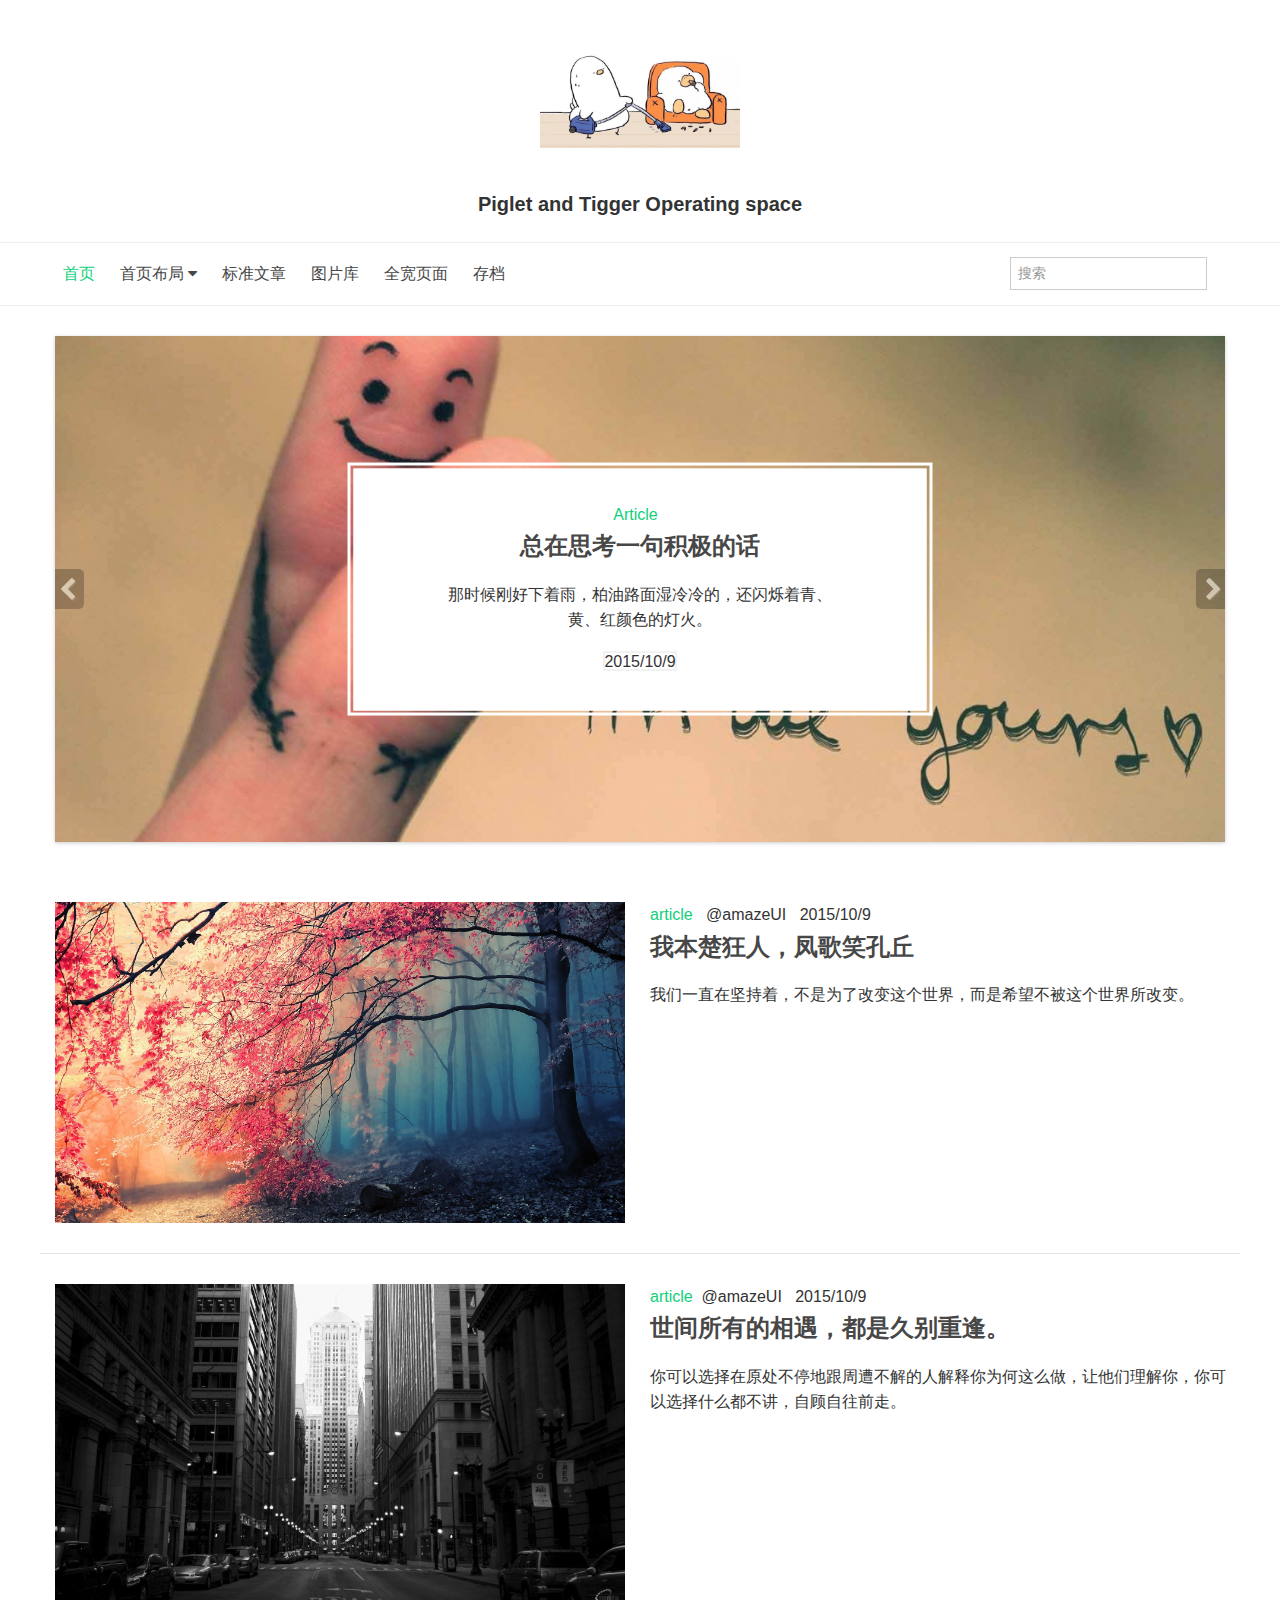
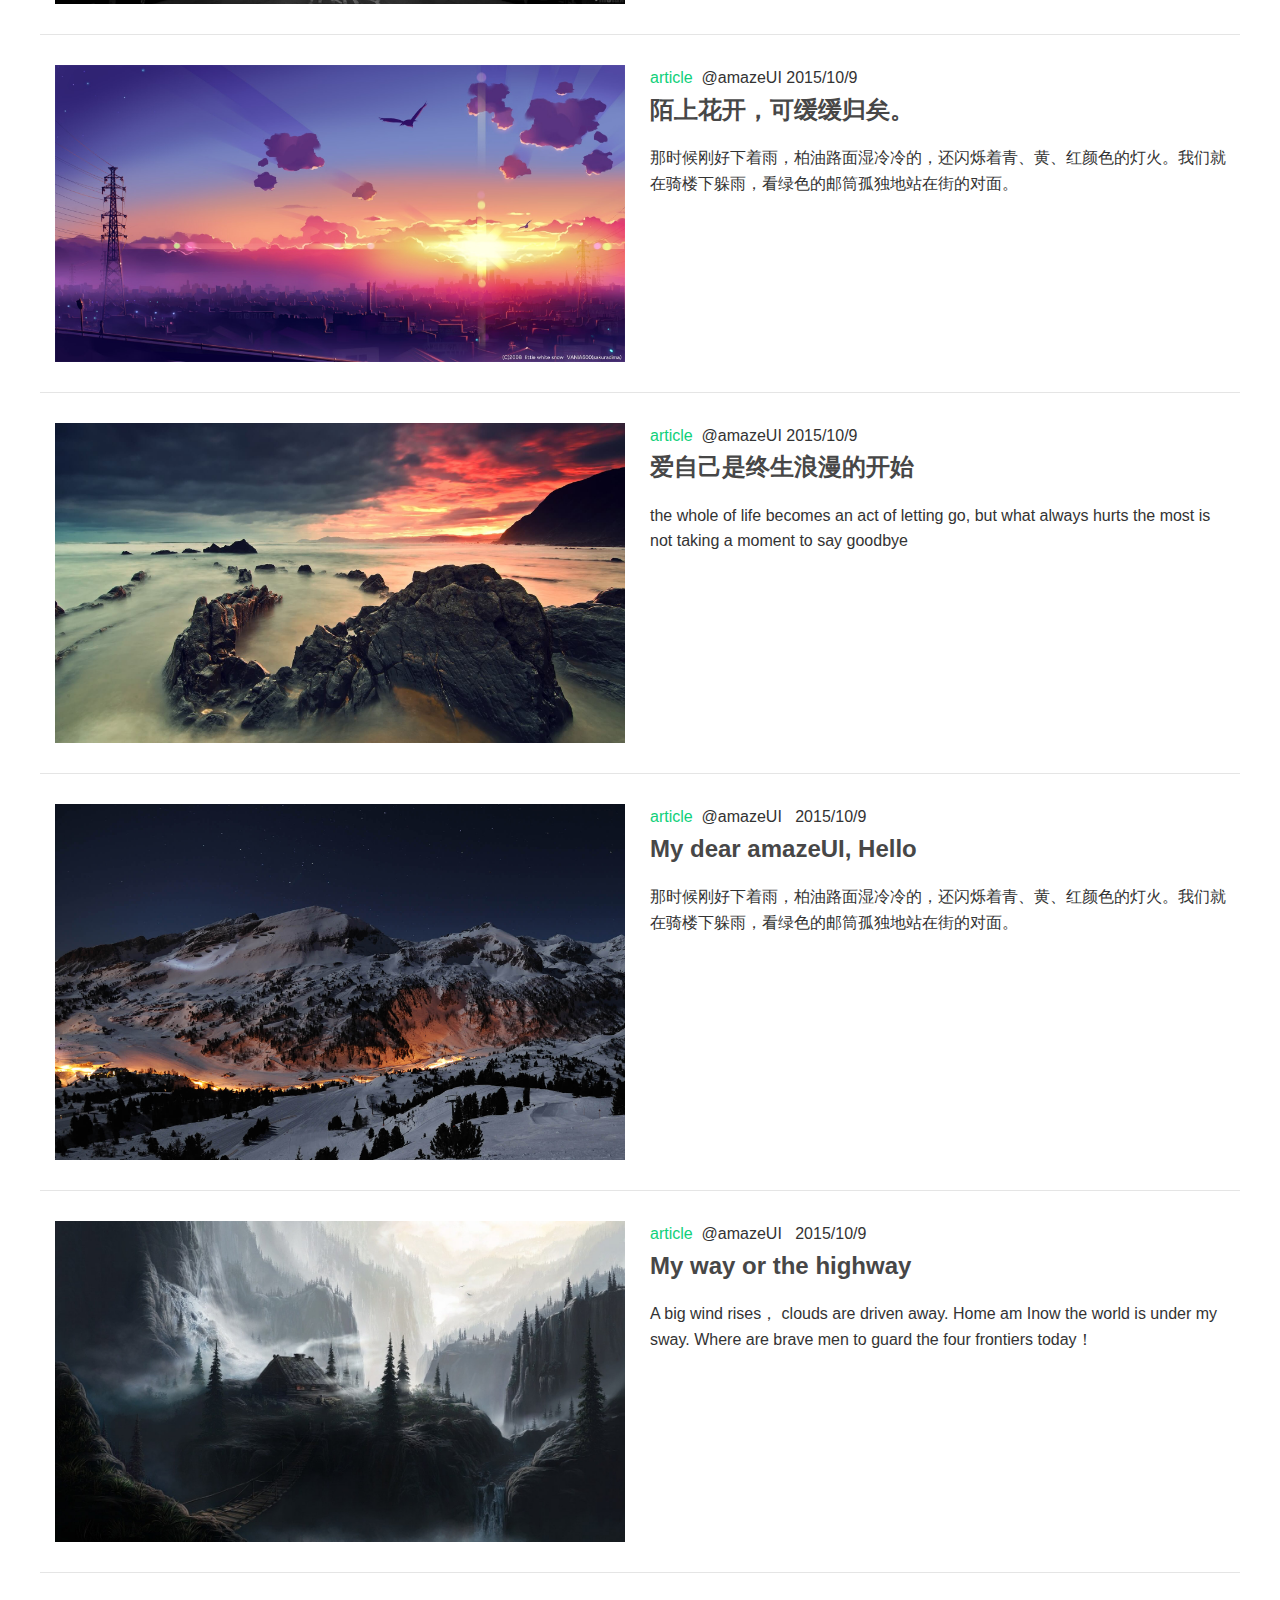
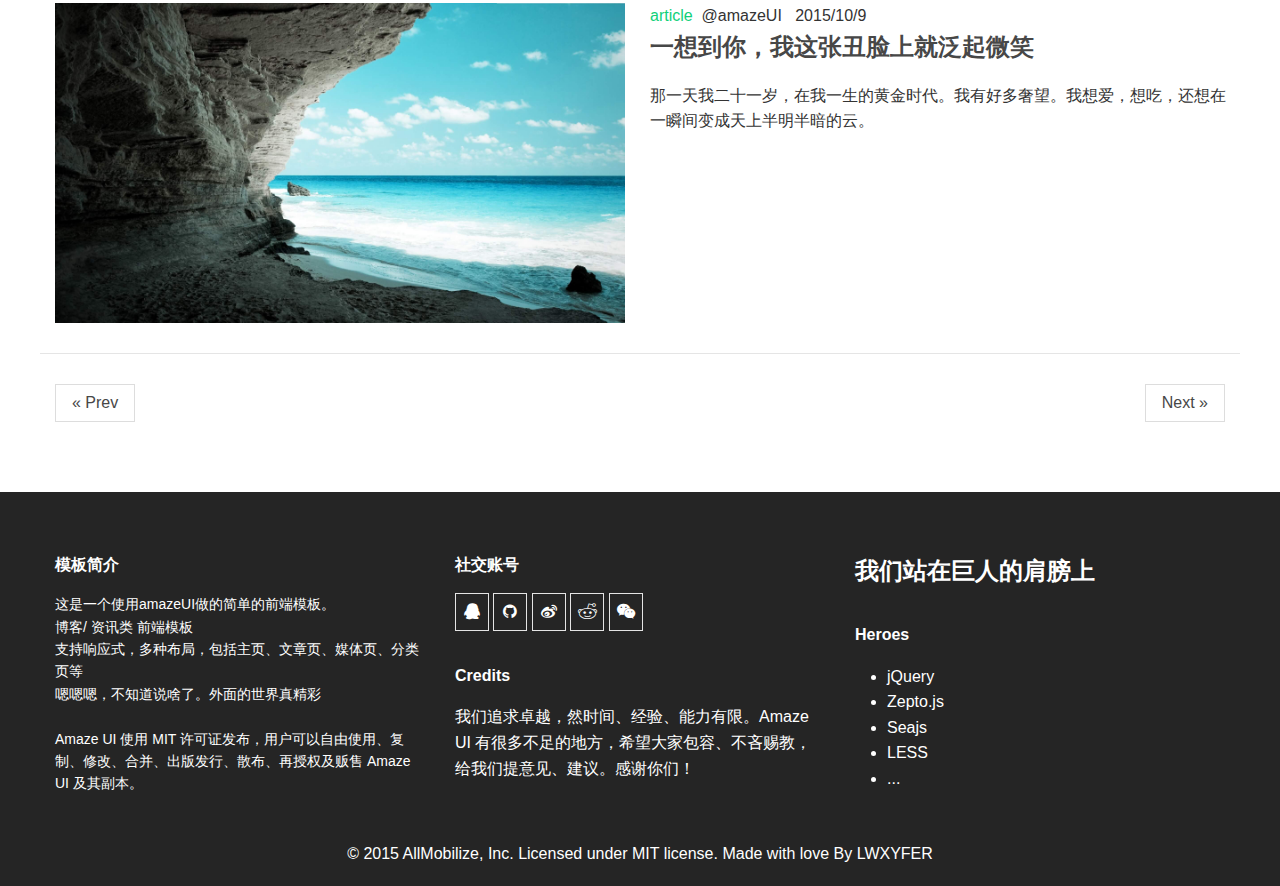
<file: index-nosidebar.html>
<!doctype html>
<html>
<head>
  <meta charset="utf-8">
  <meta http-equiv="X-UA-Compatible" content="IE=edge">
  <meta name="description" content="">
  <meta name="keywords" content="">
  <meta name="viewport" content="width=device-width, initial-scale=1, maximum-scale=1, user-scalable=no">
  <title>BLOG  | Amaze UI Examples</title>
  <meta name="renderer" content="webkit">
  <meta http-equiv="Cache-Control" content="no-siteapp"/>
  <link rel="icon" type="image/png" href="assets/i/favicon.png">
  <meta name="mobile-web-app-capable" content="yes">
  <link rel="icon" sizes="192x192" href="assets/i/app-icon72x72@2x.png">
  <meta name="apple-mobile-web-app-capable" content="yes">
  <meta name="apple-mobile-web-app-status-bar-style" content="black">
  <meta name="apple-mobile-web-app-title" content="Amaze UI"/>
  <link rel="apple-touch-icon-precomposed" href="assets/i/app-icon72x72@2x.png">
  <meta name="msapplication-TileImage" content="assets/i/app-icon72x72@2x.png">
  <meta name="msapplication-TileColor" content="#0e90d2">
  <link rel="stylesheet" href="assets/css/amazeui.min.css">
  <link rel="stylesheet" href="assets/css/app.css">
</head>

<body id="blog">

<header class="am-g am-g-fixed blog-fixed blog-text-center blog-header">
    <div class="am-u-sm-8 am-u-sm-centered">
        <img width="200" src="./images/head.jpg" alt="Amaze UI Logo"/>
        <h2 class="am-hide-sm-only">Piglet and Tigger Operating space</h2>
    </div>
</header>
<hr>
<nav class="am-g am-g-fixed blog-fixed blog-nav">
<button class="am-topbar-btn am-topbar-toggle am-btn am-btn-sm am-btn-success am-show-sm-only blog-button" data-am-collapse="{target: '#blog-collapse'}" ><span class="am-sr-only">导航切换</span> <span class="am-icon-bars"></span></button>

  <div class="am-collapse am-topbar-collapse" id="blog-collapse">
    <ul class="am-nav am-nav-pills am-topbar-nav">
      <li class="am-active"><a href="index.html">首页</a></li>
      <li class="am-dropdown" data-am-dropdown>
        <a class="am-dropdown-toggle" data-am-dropdown-toggle href="javascript:;">
          首页布局 <span class="am-icon-caret-down"></span>
        </a>
        <ul class="am-dropdown-content">
          <li><a href="index.html">1. blog-index-standard</a></li>         
          <li><a href="index-nosidebar.html">2. blog-index-nosidebar</a></li>
          <li><a href="index-center.html">3. blog-index-layout</a></li>
          <li><a href="index-noslider.html">4. blog-index-noslider</a></li>
        </ul>
      </li>
      <li><a href="article.html">标准文章</a></li>
      <li><a href="img.html">图片库</a></li>
      <li><a href="article-fullwidth.html">全宽页面</a></li>
      <li><a href="timeline.html">存档</a></li>
    </ul>
    <form class="am-topbar-form am-topbar-right am-form-inline" role="search">
      <div class="am-form-group">
        <input type="text" class="am-form-field am-input-sm" placeholder="搜索">
      </div>
    </form>
  </div>
</nav>
<hr>

<!-- banner start -->
<div class="am-g am-g-fixed blog-fixed am-u-sm-centered blog-article-margin">
    <div data-am-widget="slider" class="am-slider am-slider-b1" data-am-slider='{&quot;controlNav&quot;:false}' >
    <ul class="am-slides">
      <li>
            <img src="assets/i/b1.jpg">
            <div class="blog-slider-desc am-slider-desc ">
                <div class="blog-text-center blog-slider-con">
                    <span><a href="" class="blog-color">Article &nbsp;</a></span>               
                    <h1 class="blog-h-margin"><a href="">总在思考一句积极的话</a></h1>
                    <p>那时候刚好下着雨，柏油路面湿冷冷的，还闪烁着青、黄、红颜色的灯火。
                    </p>
                    <span class="blog-bor">2015/10/9</span>
                    <br><br><br><br><br><br><br>                
                </div>
            </div>
      </li>
      <li>
            <img src="assets/i/b2.jpg">
            <div class="am-slider-desc blog-slider-desc">
                <div class="blog-text-center blog-slider-con">
                    <span><a href="" class="blog-color">Article &nbsp;</a></span>               
                    <h1 class="blog-h-margin"><a href="">总在思考一句积极的话</a></h1>
                    <p>那时候刚好下着雨，柏油路面湿冷冷的，还闪烁着青、黄、红颜色的灯火。
                    </p>
                    <span>2015/10/9</span>                
                </div>
            </div>
      </li>
      <li>
            <img src="assets/i/b3.jpg">
            <div class="am-slider-desc blog-slider-desc">
                <div class="blog-text-center blog-slider-con">
                    <span><a href="" class="blog-color">Article &nbsp;</a></span>               
                    <h1 class="blog-h-margin"><a href="">总在思考一句积极的话</a></h1>
                    <p>那时候刚好下着雨，柏油路面湿冷冷的，还闪烁着青、黄、红颜色的灯火。
                    </p>
                    <span>2015/10/9</span>                
                </div>
            </div>
      </li>
      <li>
            <img src="assets/i/b2.jpg">
            <div class="am-slider-desc blog-slider-desc">
                <div class="blog-text-center blog-slider-con">
                    <span><a href="" class="blog-color">Article &nbsp;</a></span>               
                    <h1 class="blog-h-margin"><a href="">总在思考一句积极的话</a></h1>
                    <p>那时候刚好下着雨，柏油路面湿冷冷的，还闪烁着青、黄、红颜色的灯火。
                    </p>
                    <span>2015/10/9</span>                
                </div>
            </div>
      </li>
    </ul>
    </div>
</div>
<!-- banner end -->

<!-- content srart -->
<div class="am-g am-g-fixed blog-fixed">
    <div class="am-u-md-12 am-u-sm-12">

        <article class="am-g blog-entry-article">
            <div class="am-u-lg-6 am-u-md-12 am-u-sm-12 blog-entry-img">
                <img src="assets/i/f10.jpg" alt="" class="am-u-sm-12">
            </div>
            <div class="am-u-lg-6 am-u-md-12 am-u-sm-12 blog-entry-text">
                <span><a href="" class="blog-color">article &nbsp;</a></span>
                <span> @amazeUI &nbsp;</span>
                <span>2015/10/9</span>
                <h1><a href="">我本楚狂人，凤歌笑孔丘</a></h1>
                <p>我们一直在坚持着，不是为了改变这个世界，而是希望不被这个世界所改变。
                </p>
                <p><a href="" class="blog-continue">continue reading</a></p>
            </div>
        </article>

        <article class="am-g blog-entry-article">
            <div class="am-u-lg-6 am-u-md-12 am-u-sm-12 blog-entry-img">
                <img src="assets/i/f6.jpg" alt="" class="am-u-sm-12">
            </div>
            <div class="am-u-lg-6 am-u-md-12 am-u-sm-12 blog-entry-text">
                <span><a href="" class="blog-color">article&nbsp;</a></span>
                <span>@amazeUI &nbsp;</span>
                <span>2015/10/9</span>
                <h1><a href="">世间所有的相遇，都是久别重逢。</a></h1>
                <p>你可以选择在原处不停地跟周遭不解的人解释你为何这么做，让他们理解你，你可以选择什么都不讲，自顾自往前走。
                </p>
                <p><a href="" class="blog-continue">continue</a></p>
            </div>
        </article>

        <article class="am-g blog-entry-article">
            <div class="am-u-lg-6 am-u-md-12 am-u-sm-12 blog-entry-img">
                <img src="assets/i/f12.jpg" alt="" class="am-u-sm-12">
            </div>
            <div class="am-u-lg-6 am-u-md-12 am-u-sm-12 blog-entry-text">
                <span><a href="" class="blog-color">article&nbsp;</a></span>
                <span>@amazeUI</span>
                <span>2015/10/9</span>
                <h1><a href="">陌上花开，可缓缓归矣。</a></h1>
                <p>那时候刚好下着雨，柏油路面湿冷冷的，还闪烁着青、黄、红颜色的灯火。我们就在骑楼下躲雨，看绿色的邮筒孤独地站在街的对面。
                </p>
                <p><a href="" class="blog-continue">continue</a></p>
            </div>
        </article>

        <article class="am-g blog-entry-article">
            <div class="am-u-lg-6 am-u-md-12 am-u-sm-12 blog-entry-img">
                <img src="assets/i/f22.jpg" alt="" class="am-u-sm-12">
            </div>
            <div class="am-u-lg-6 am-u-md-12 am-u-sm-12 blog-entry-text">
                <span><a href="" class="blog-color">article&nbsp;</a></span>
                <span>@amazeUI</span>
                <span>2015/10/9</span>
                <h1><a href="">爱自己是终生浪漫的开始</a></h1>
                <p>the whole of life becomes an act of letting go, but what always hurts the most is not taking a moment to say goodbye
                </p>
                <p><a href="" class="blog-continue">continue</a></p>
            </div>
        </article>

        <article class="am-g blog-entry-article">
            <div class="am-u-lg-6 am-u-md-12 am-u-sm-12 blog-entry-img">
                <img src="assets/i/f18.jpg" alt="" class="am-u-sm-12">
            </div>
            <div class="am-u-lg-6 am-u-md-12 am-u-sm-12 blog-entry-text">
                <span><a href="" class="blog-color">article&nbsp;</a></span>
                <span> @amazeUI &nbsp;</span>
                <span>2015/10/9</span>
                <h1><a href="">My dear amazeUI, Hello </a></h1>
                <p>那时候刚好下着雨，柏油路面湿冷冷的，还闪烁着青、黄、红颜色的灯火。我们就在骑楼下躲雨，看绿色的邮筒孤独地站在街的对面。
                </p>
                <p><a href="" class="blog-continue">continue reading</a></p>
            </div>
        </article>

        <article class="am-g blog-entry-article">
            <div class="am-u-lg-6 am-u-md-12 am-u-sm-12 blog-entry-img">
                <img src="assets/i/f20.jpg" alt="" class="am-u-sm-12">
            </div>
            <div class="am-u-lg-6 am-u-md-12 am-u-sm-12 blog-entry-text">
                <span><a href="" class="blog-color">article&nbsp;</a></span>
                <span> @amazeUI &nbsp;</span>
                <span>2015/10/9</span>
                <h1><a href="">My way or the highway</a></h1>
                <p>A big wind rises， clouds are driven away. Home am Inow the world is under my sway. Where are brave men to guard the four frontiers today！ 
                </p>
                <p><a href="" class="blog-continue">continue reading</a></p>
            </div>
        </article>

         <article class="am-g blog-entry-article">
            <div class="am-u-lg-6 am-u-md-12 am-u-sm-12 blog-entry-img">
                <img src="assets/i/f19.jpg" alt="" class="am-u-sm-12">
            </div>
            <div class="am-u-lg-6 am-u-md-12 am-u-sm-12 blog-entry-text">
                <span><a href="" class="blog-color">article&nbsp;</a></span>
                <span> @amazeUI &nbsp;</span>
                <span>2015/10/9</span>
                <h1><a href="">一想到你，我这张丑脸上就泛起微笑</a></h1>
                <p>那一天我二十一岁，在我一生的黄金时代。我有好多奢望。我想爱，想吃，还想在一瞬间变成天上半明半暗的云。
                </p>
                <p><a href="" class="blog-continue">continue reading</a></p>
            </div>
        </article>
        
        <ul class="am-pagination">
  <li class="am-pagination-prev"><a href="">&laquo; Prev</a></li>
  <li class="am-pagination-next"><a href="">Next &raquo;</a></li>
</ul>
    </div>

</div>
<!-- content end -->


 <footer class="blog-footer">
    <div class="am-g am-g-fixed blog-fixed am-u-sm-centered blog-footer-padding">
        <div class="am-u-sm-12 am-u-md-4- am-u-lg-4">
            <h3>模板简介</h3>
            <p class="am-text-sm">这是一个使用amazeUI做的简单的前端模板。<br> 博客/ 资讯类 前端模板 <br> 支持响应式，多种布局，包括主页、文章页、媒体页、分类页等<br>嗯嗯嗯，不知道说啥了。外面的世界真精彩<br><br>
            Amaze UI 使用 MIT 许可证发布，用户可以自由使用、复制、修改、合并、出版发行、散布、再授权及贩售 Amaze UI 及其副本。</p>
        </div>
        <div class="am-u-sm-12 am-u-md-4- am-u-lg-4">
            <h3>社交账号</h3>
            <p>
                <a href=""><span class="am-icon-qq am-icon-fw am-primary blog-icon blog-icon"></span></a>
                <a href="https://github.com/caozuojianpan"><span class="am-icon-github am-icon-fw blog-icon blog-icon"></span></a>
                <a href="https://weibo.com/275021222?is_all=1"><span class="am-icon-weibo am-icon-fw blog-icon blog-icon"></span></a>
                <a href=""><span class="am-icon-reddit am-icon-fw blog-icon blog-icon"></span></a>
                <a href=""><span class="am-icon-weixin am-icon-fw blog-icon blog-icon"></span></a>
            </p>
            <h3>Credits</h3>
            <p>我们追求卓越，然时间、经验、能力有限。Amaze UI 有很多不足的地方，希望大家包容、不吝赐教，给我们提意见、建议。感谢你们！</p>          
        </div>
        <div class="am-u-sm-12 am-u-md-4- am-u-lg-4">
              <h1>我们站在巨人的肩膀上</h1>
             <h3>Heroes</h3>
            <p>
                <ul>
                    <li>jQuery</li>
                    <li>Zepto.js</li>
                    <li>Seajs</li>
                    <li>LESS</li>
                    <li>...</li>
                </ul>
            </p>
        </div>
    </div>    
    <div class="blog-text-center">© 2015 AllMobilize, Inc. Licensed under MIT license. Made with love By LWXYFER</div>    
  </footer>



<!--[if (gte IE 9)|!(IE)]><!-->
<script src="assets/js/jquery.min.js"></script>
<!--<![endif]-->
<!--[if lte IE 8 ]>
<script src="http://libs.baidu.com/jquery/1.11.3/jquery.min.js"></script>
<script src="http://cdn.staticfile.org/modernizr/2.8.3/modernizr.js"></script>
<script src="assets/js/amazeui.ie8polyfill.min.js"></script>
<![endif]-->
<script src="assets/js/amazeui.min.js"></script>
<!-- <script src="assets/js/app.js"></script> -->
</body>
</html>
</file>
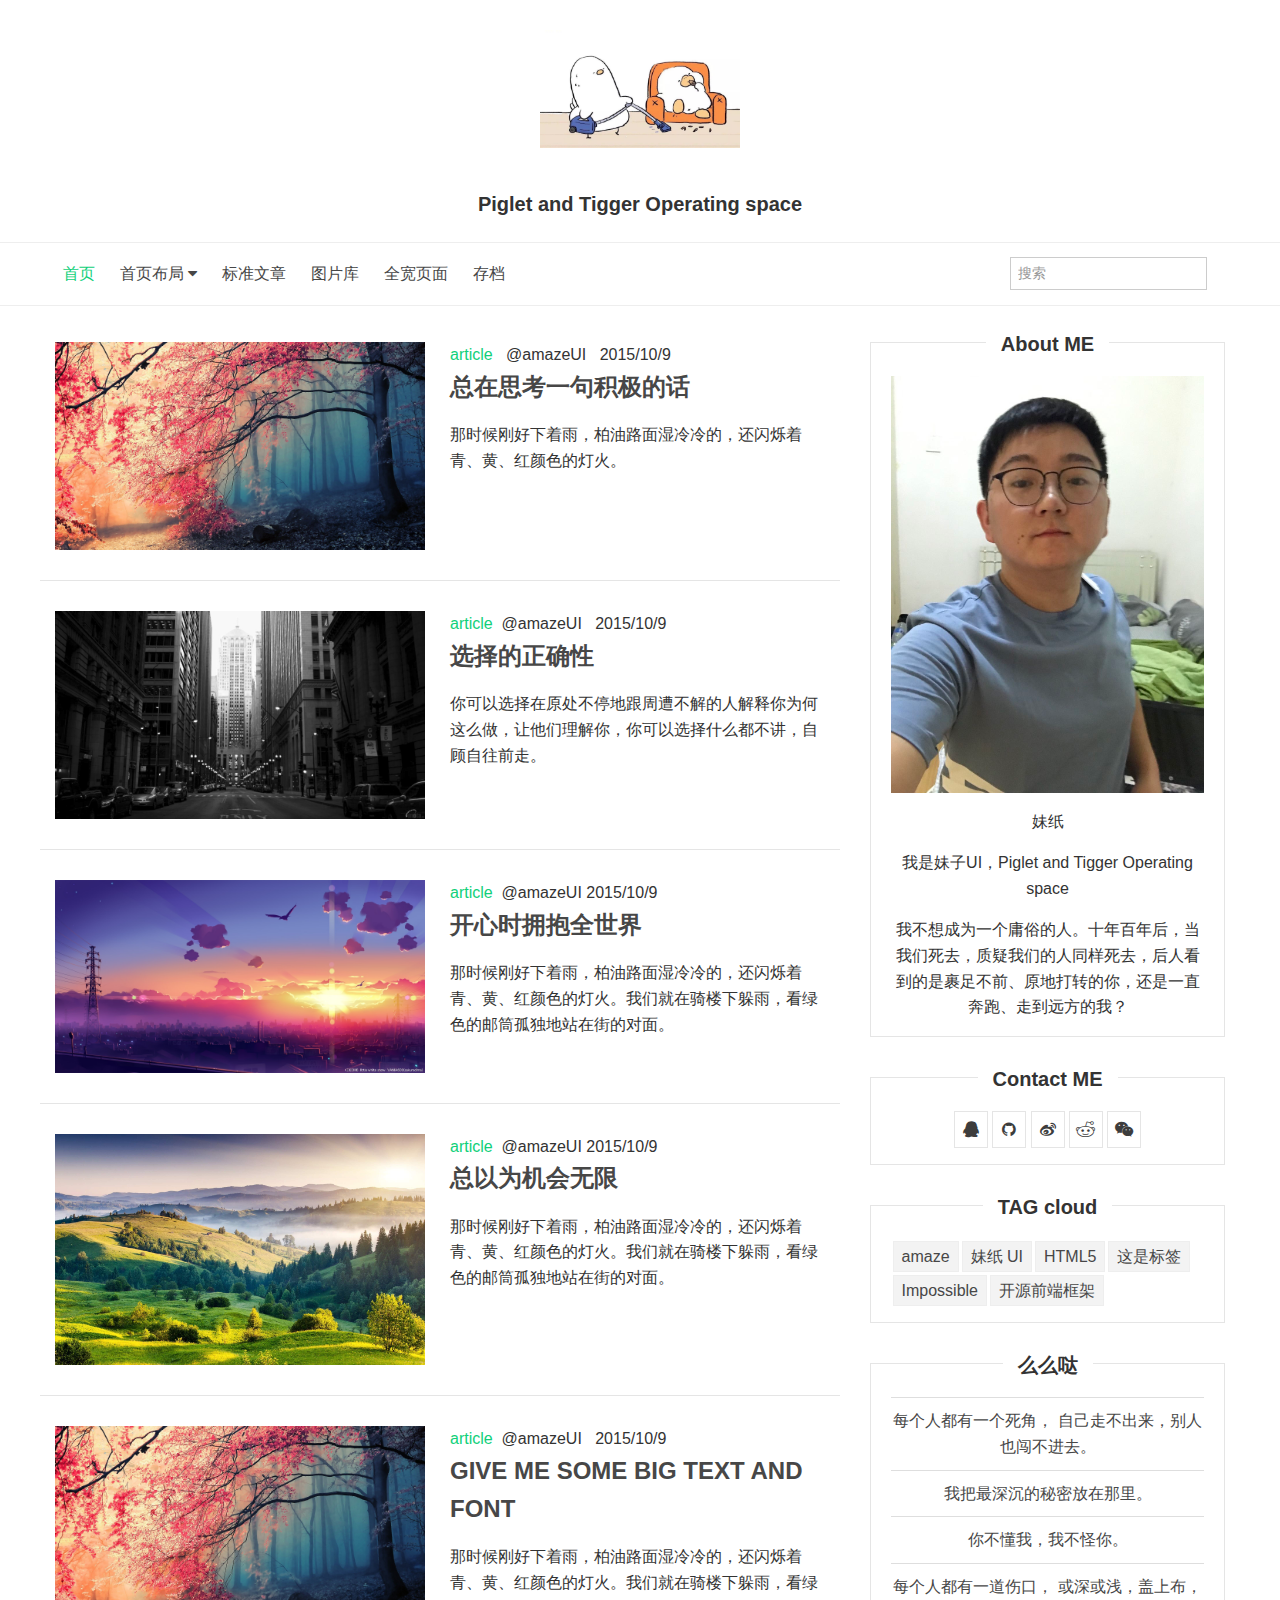
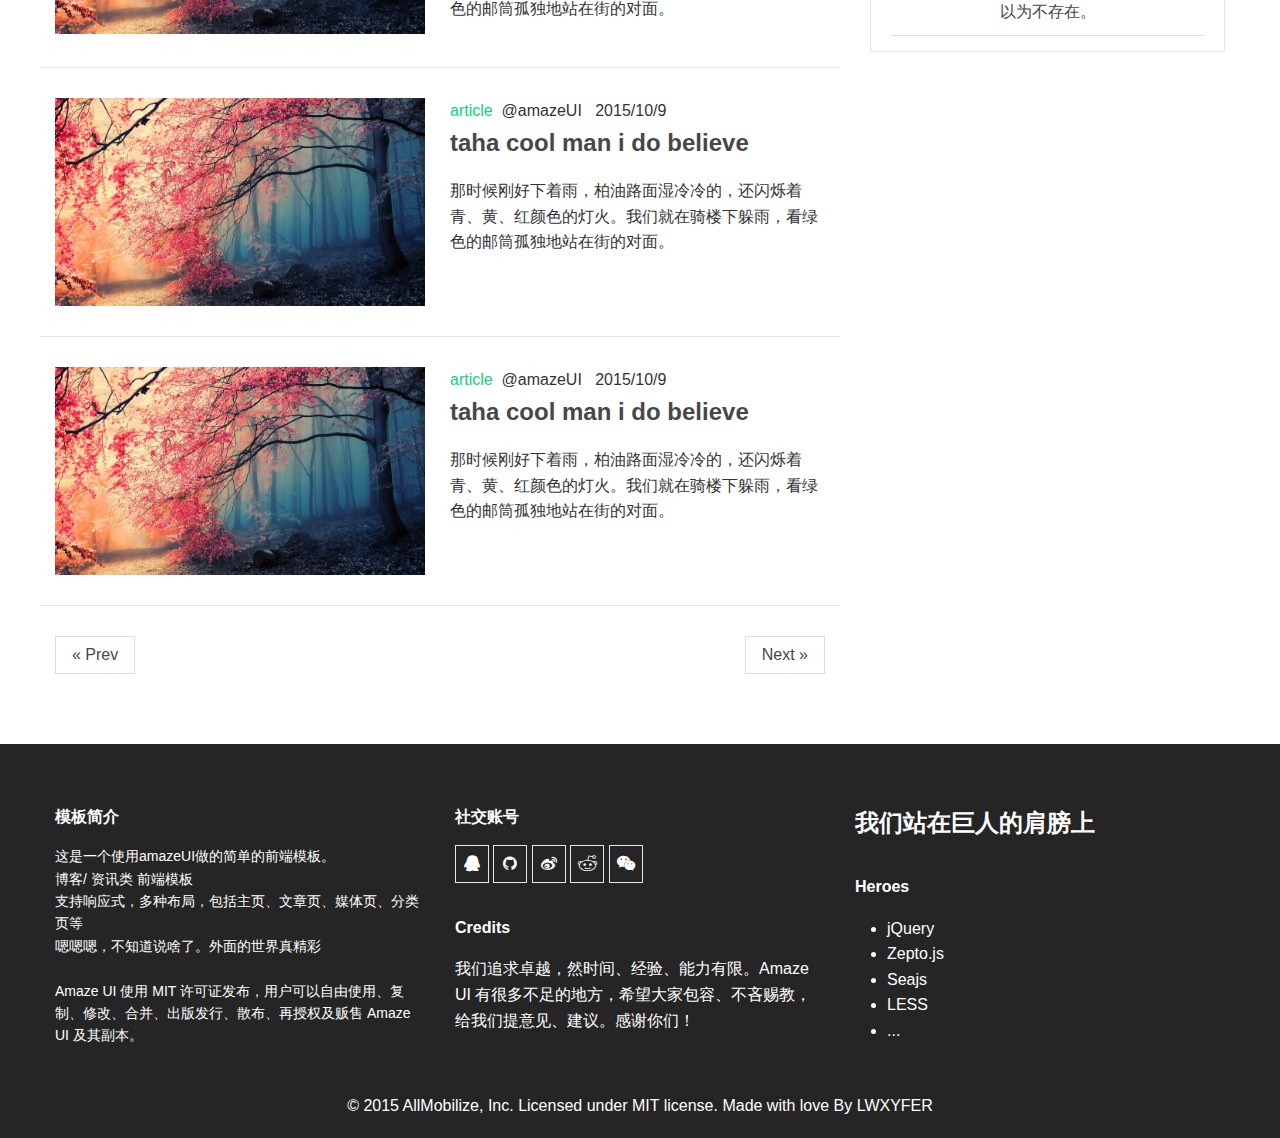
<file: index-noslider.html>
<!doctype html>
<html>
<head>
  <meta charset="utf-8">
  <meta http-equiv="X-UA-Compatible" content="IE=edge">
  <meta name="description" content="">
  <meta name="keywords" content="">
  <meta name="viewport" content="width=device-width, initial-scale=1, maximum-scale=1, user-scalable=no">
  <title>BLOG  | Amaze UI Examples</title>
  <meta name="renderer" content="webkit">
  <meta http-equiv="Cache-Control" content="no-siteapp"/>
  <link rel="icon" type="image/png" href="assets/i/favicon.png">
  <meta name="mobile-web-app-capable" content="yes">
  <link rel="icon" sizes="192x192" href="assets/i/app-icon72x72@2x.png">
  <meta name="apple-mobile-web-app-capable" content="yes">
  <meta name="apple-mobile-web-app-status-bar-style" content="black">
  <meta name="apple-mobile-web-app-title" content="Amaze UI"/>
  <link rel="apple-touch-icon-precomposed" href="assets/i/app-icon72x72@2x.png">
  <meta name="msapplication-TileImage" content="assets/i/app-icon72x72@2x.png">
  <meta name="msapplication-TileColor" content="#0e90d2">
  <link rel="stylesheet" href="assets/css/amazeui.min.css">
  <link rel="stylesheet" href="assets/css/app.css">
</head>

<body id="blog">

<header class="am-g am-g-fixed blog-fixed blog-text-center blog-header">
    <div class="am-u-sm-8 am-u-sm-centered">
        <img width="200" src="./images/head.jpg" alt="Amaze UI Logo"/>
        <h2 class="am-hide-sm-only">Piglet and Tigger Operating space</h2>
    </div>
</header>
<hr>
<nav class="am-g am-g-fixed blog-fixed blog-nav">
<button class="am-topbar-btn am-topbar-toggle am-btn am-btn-sm am-btn-success am-show-sm-only blog-button" data-am-collapse="{target: '#blog-collapse'}" ><span class="am-sr-only">导航切换</span> <span class="am-icon-bars"></span></button>

  <div class="am-collapse am-topbar-collapse" id="blog-collapse">
    <ul class="am-nav am-nav-pills am-topbar-nav">
      <li class="am-active"><a href="index.html">首页</a></li>
      <li class="am-dropdown" data-am-dropdown>
        <a class="am-dropdown-toggle" data-am-dropdown-toggle href="javascript:;">
          首页布局 <span class="am-icon-caret-down"></span>
        </a>
        <ul class="am-dropdown-content">
          <li><a href="index.html">1. blog-index-standard</a></li>         
          <li><a href="index-nosidebar.html">2. blog-index-nosidebar</a></li>
          <li><a href="index-center.html">3. blog-index-layout</a></li>
          <li><a href="index-noslider.html">4. blog-index-noslider</a></li>
        </ul>
      </li>
      <li><a href="article.html">标准文章</a></li>
      <li><a href="img.html">图片库</a></li>
      <li><a href="article-fullwidth.html">全宽页面</a></li>
      <li><a href="timeline.html">存档</a></li>
    </ul>
    <form class="am-topbar-form am-topbar-right am-form-inline" role="search">
      <div class="am-form-group">
        <input type="text" class="am-form-field am-input-sm" placeholder="搜索">
      </div>
    </form>
  </div>
</nav>
<hr>


<!-- content srart -->
<div class="am-g am-g-fixed blog-fixed">
    <div class="am-u-md-8 am-u-sm-12">

        <article class="am-g blog-entry-article">
            <div class="am-u-lg-6 am-u-md-12 am-u-sm-12 blog-entry-img">
                <img src="assets/i/f10.jpg" alt="" class="am-u-sm-12">
            </div>
            <div class="am-u-lg-6 am-u-md-12 am-u-sm-12 blog-entry-text">
                <span><a href="" class="blog-color">article &nbsp;</a></span>
                <span> @amazeUI &nbsp;</span>
                <span>2015/10/9</span>
                <h1><a href="">总在思考一句积极的话</a></h1>
                <p>那时候刚好下着雨，柏油路面湿冷冷的，还闪烁着青、黄、红颜色的灯火。
                </p>
                <p><a href="" class="blog-continue">continue reading</a></p>
            </div>
        </article>

        <article class="am-g blog-entry-article">
            <div class="am-u-lg-6 am-u-md-12 am-u-sm-12 blog-entry-img">
                <img src="assets/i/f6.jpg" alt="" class="am-u-sm-12">
            </div>
            <div class="am-u-lg-6 am-u-md-12 am-u-sm-12 blog-entry-text">
                <span><a href="" class="blog-color">article&nbsp;</a></span>
                <span>@amazeUI &nbsp;</span>
                <span>2015/10/9</span>
                <h1><a href="">选择的正确性</a></h1>
                <p>你可以选择在原处不停地跟周遭不解的人解释你为何这么做，让他们理解你，你可以选择什么都不讲，自顾自往前走。
                </p>
                <p><a href="" class="blog-continue">continue</a></p>
            </div>
        </article>

        <article class="am-g blog-entry-article">
            <div class="am-u-lg-6 am-u-md-12 am-u-sm-12 blog-entry-img">
                <img src="assets/i/f12.jpg" alt="" class="am-u-sm-12">
            </div>
            <div class="am-u-lg-6 am-u-md-12 am-u-sm-12 blog-entry-text">
                <span><a href="" class="blog-color">article&nbsp;</a></span>
                <span>@amazeUI</span>
                <span>2015/10/9</span>
                <h1><a href="">开心时拥抱全世界</a></h1>
                <p>那时候刚好下着雨，柏油路面湿冷冷的，还闪烁着青、黄、红颜色的灯火。我们就在骑楼下躲雨，看绿色的邮筒孤独地站在街的对面。
                </p>
                <p><a href="" class="blog-continue">continue</a></p>
            </div>
        </article>

        <article class="am-g blog-entry-article">
            <div class="am-u-lg-6 am-u-md-12 am-u-sm-12 blog-entry-img">
                <img src="assets/i/f13.jpg" alt="" class="am-u-sm-12">
            </div>
            <div class="am-u-lg-6 am-u-md-12 am-u-sm-12 blog-entry-text">
                <span><a href="" class="blog-color">article&nbsp;</a></span>
                <span>@amazeUI</span>
                <span>2015/10/9</span>
                <h1><a href="">总以为机会无限</a></h1>
                <p>那时候刚好下着雨，柏油路面湿冷冷的，还闪烁着青、黄、红颜色的灯火。我们就在骑楼下躲雨，看绿色的邮筒孤独地站在街的对面。
                </p>
                <p><a href="" class="blog-continue">continue</a></p>
            </div>
        </article>

        <article class="am-g blog-entry-article">
            <div class="am-u-lg-6 am-u-md-12 am-u-sm-12 blog-entry-img">
                <img src="assets/i/f10.jpg" alt="" class="am-u-sm-12">
            </div>
            <div class="am-u-lg-6 am-u-md-12 am-u-sm-12 blog-entry-text">
                <span><a href="" class="blog-color">article&nbsp;</a></span>
                <span> @amazeUI &nbsp;</span>
                <span>2015/10/9</span>
                <h1><a href="">GIVE ME SOME BIG TEXT AND FONT </a></h1>
                <p>那时候刚好下着雨，柏油路面湿冷冷的，还闪烁着青、黄、红颜色的灯火。我们就在骑楼下躲雨，看绿色的邮筒孤独地站在街的对面。
                </p>
                <p><a href="" class="blog-continue">continue reading</a></p>
            </div>
        </article>

        <article class="am-g blog-entry-article">
            <div class="am-u-lg-6 am-u-md-12 am-u-sm-12 blog-entry-img">
                <img src="assets/i/f10.jpg" alt="" class="am-u-sm-12">
            </div>
            <div class="am-u-lg-6 am-u-md-12 am-u-sm-12 blog-entry-text">
                <span><a href="" class="blog-color">article&nbsp;</a></span>
                <span> @amazeUI &nbsp;</span>
                <span>2015/10/9</span>
                <h1><a href="">taha cool man i do believe</a></h1>
                <p>那时候刚好下着雨，柏油路面湿冷冷的，还闪烁着青、黄、红颜色的灯火。我们就在骑楼下躲雨，看绿色的邮筒孤独地站在街的对面。
                </p>
                <p><a href="" class="blog-continue">continue reading</a></p>
            </div>
        </article>

         <article class="am-g blog-entry-article">
            <div class="am-u-lg-6 am-u-md-12 am-u-sm-12 blog-entry-img">
                <img src="assets/i/f10.jpg" alt="" class="am-u-sm-12">
            </div>
            <div class="am-u-lg-6 am-u-md-12 am-u-sm-12 blog-entry-text">
                <span><a href="" class="blog-color">article&nbsp;</a></span>
                <span> @amazeUI &nbsp;</span>
                <span>2015/10/9</span>
                <h1><a href="">taha cool man i do believe</a></h1>
                <p>那时候刚好下着雨，柏油路面湿冷冷的，还闪烁着青、黄、红颜色的灯火。我们就在骑楼下躲雨，看绿色的邮筒孤独地站在街的对面。
                </p>
                <p><a href="" class="blog-continue">continue reading</a></p>
            </div>
        </article>
        
        <ul class="am-pagination">
  <li class="am-pagination-prev"><a href="">&laquo; Prev</a></li>
  <li class="am-pagination-next"><a href="">Next &raquo;</a></li>
</ul>
    </div>

    <div class="am-u-md-4 am-u-sm-12 blog-sidebar">
        <div class="blog-sidebar-widget blog-bor">
            <h2 class="blog-text-center blog-title"><span>About ME</span></h2>
            <img src="assets/i/f14.jpg" alt="about me" class="blog-entry-img" >
            <p>妹纸</p>
            <p>
        我是妹子UI，Piglet and Tigger Operating space
        </p><p>我不想成为一个庸俗的人。十年百年后，当我们死去，质疑我们的人同样死去，后人看到的是裹足不前、原地打转的你，还是一直奔跑、走到远方的我？</p>
        </div>
        <div class="blog-sidebar-widget blog-bor">
            <h2 class="blog-text-center blog-title"><span>Contact ME</span></h2>
            <p>
                <a href=""><span class="am-icon-qq am-icon-fw am-primary blog-icon"></span></a>
                <a href=""><span class="am-icon-github am-icon-fw blog-icon"></span></a>
                <a href=""><span class="am-icon-weibo am-icon-fw blog-icon"></span></a>
                <a href=""><span class="am-icon-reddit am-icon-fw blog-icon"></span></a>
                <a href=""><span class="am-icon-weixin am-icon-fw blog-icon"></span></a>
            </p>
        </div>
        <div class="blog-clear-margin blog-sidebar-widget blog-bor am-g ">
            <h2 class="blog-title"><span>TAG cloud</span></h2>
            <div class="am-u-sm-12 blog-clear-padding">
            <a href="" class="blog-tag">amaze</a>
            <a href="" class="blog-tag">妹纸 UI</a>
            <a href="" class="blog-tag">HTML5</a>
            <a href="" class="blog-tag">这是标签</a>
            <a href="" class="blog-tag">Impossible</a>
            <a href="" class="blog-tag">开源前端框架</a>
            </div>
        </div>
        <div class="blog-sidebar-widget blog-bor">
            <h2 class="blog-title"><span>么么哒</span></h2>
            <ul class="am-list">
                <li><a href="#">每个人都有一个死角， 自己走不出来，别人也闯不进去。</a></li>
                <li><a href="#">我把最深沉的秘密放在那里。</a></li>
                <li><a href="#">你不懂我，我不怪你。</a></li>
                <li><a href="#">每个人都有一道伤口， 或深或浅，盖上布，以为不存在。</a></li>
            </ul>
        </div>
    </div>
</div>
<!-- content end -->


 <footer class="blog-footer">
    <div class="am-g am-g-fixed blog-fixed am-u-sm-centered blog-footer-padding">
        <div class="am-u-sm-12 am-u-md-4- am-u-lg-4">
            <h3>模板简介</h3>
            <p class="am-text-sm">这是一个使用amazeUI做的简单的前端模板。<br> 博客/ 资讯类 前端模板 <br> 支持响应式，多种布局，包括主页、文章页、媒体页、分类页等<br>嗯嗯嗯，不知道说啥了。外面的世界真精彩<br><br>
            Amaze UI 使用 MIT 许可证发布，用户可以自由使用、复制、修改、合并、出版发行、散布、再授权及贩售 Amaze UI 及其副本。</p>
        </div>
        <div class="am-u-sm-12 am-u-md-4- am-u-lg-4">
            <h3>社交账号</h3>
            <p>
                <a href=""><span class="am-icon-qq am-icon-fw am-primary blog-icon blog-icon"></span></a>
                <a href="https://github.com/caozuojianpan"><span class="am-icon-github am-icon-fw blog-icon blog-icon"></span></a>
                <a href="https://weibo.com/275021222?is_all=1"><span class="am-icon-weibo am-icon-fw blog-icon blog-icon"></span></a>
                <a href=""><span class="am-icon-reddit am-icon-fw blog-icon blog-icon"></span></a>
                <a href=""><span class="am-icon-weixin am-icon-fw blog-icon blog-icon"></span></a>
            </p>
            <h3>Credits</h3>
            <p>我们追求卓越，然时间、经验、能力有限。Amaze UI 有很多不足的地方，希望大家包容、不吝赐教，给我们提意见、建议。感谢你们！</p>          
        </div>
        <div class="am-u-sm-12 am-u-md-4- am-u-lg-4">
              <h1>我们站在巨人的肩膀上</h1>
             <h3>Heroes</h3>
            <p>
                <ul>
                    <li>jQuery</li>
                    <li>Zepto.js</li>
                    <li>Seajs</li>
                    <li>LESS</li>
                    <li>...</li>
                </ul>
            </p>
        </div>
    </div>    
    <div class="blog-text-center">© 2015 AllMobilize, Inc. Licensed under MIT license. Made with love By LWXYFER</div>    
  </footer>



<!--[if (gte IE 9)|!(IE)]><!-->
<script src="assets/js/jquery.min.js"></script>
<!--<![endif]-->
<!--[if lte IE 8 ]>
<script src="http://libs.baidu.com/jquery/1.11.3/jquery.min.js"></script>
<script src="http://cdn.staticfile.org/modernizr/2.8.3/modernizr.js"></script>
<script src="assets/js/amazeui.ie8polyfill.min.js"></script>
<![endif]-->
<script src="assets/js/amazeui.min.js"></script>
<!-- <script src="assets/js/app.js"></script> -->
</body>
</html>
</file>
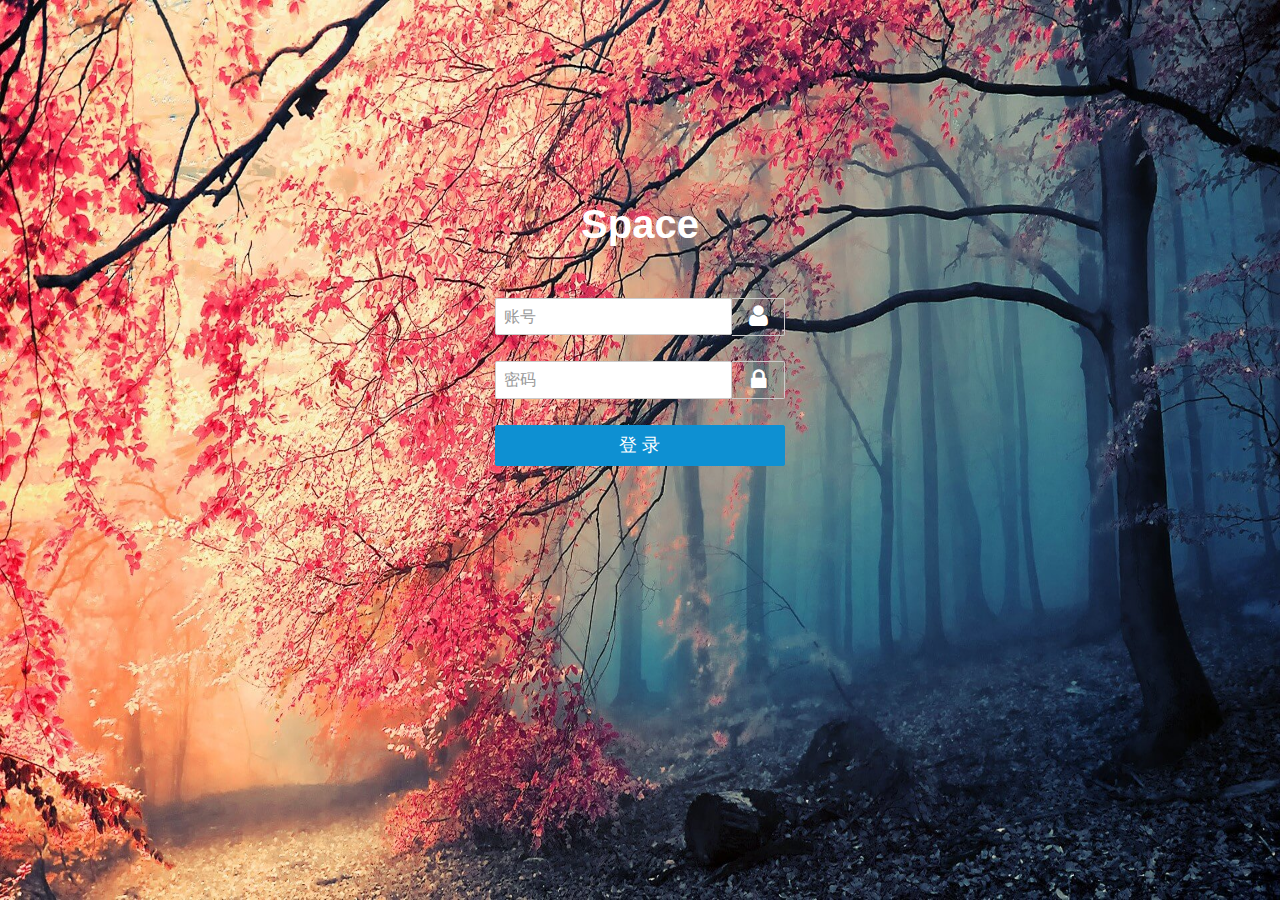
<file: log.html>
<!doctype html>
<html>
<head>
  <meta charset="utf-8">
  <meta http-equiv="X-UA-Compatible" content="IE=edge">
  <meta name="description" content="">
  <meta name="keywords" content="">
  <meta name="viewport"
        content="width=device-width, initial-scale=1, maximum-scale=1, user-scalable=no">
  <title>LOG-IN | 我爱陈雪</title>

  <!-- Set render engine for 360 browser -->
  <meta name="renderer" content="webkit">

  <!-- No Baidu Siteapp-->
  <meta http-equiv="Cache-Control" content="no-siteapp"/>

  <link rel="icon" type="image/png" href="assets/i/favicon.png">

  <!-- Add to homescreen for Chrome on Android -->
  <meta name="mobile-web-app-capable" content="yes">
  <link rel="icon" sizes="192x192" href="assets/i/app-icon72x72@2x.png">

  <!-- Add to homescreen for Safari on iOS -->
  <meta name="apple-mobile-web-app-capable" content="yes">
  <meta name="apple-mobile-web-app-status-bar-style" content="black">
  <meta name="apple-mobile-web-app-title" content="Amaze UI"/>
  <link rel="apple-touch-icon-precomposed" href="assets/i/app-icon72x72@2x.png">

  <!-- Tile icon for Win8 (144x144 + tile color) -->
  <meta name="msapplication-TileImage" content="assets/i/app-icon72x72@2x.png">
  <meta name="msapplication-TileColor" content="#0e90d2">

  <!-- SEO: If your mobile URL is different from the desktop URL, add a canonical link to the desktop page https://developers.google.com/webmasters/smartphone-sites/feature-phones -->
  <!--
  <link rel="canonical" href="http://www.example.com/">
  -->
  <link rel="stylesheet" href="assets/css/amazeui.min.css">
  <link rel="stylesheet" href="assets/css/app.css">
</head>
<body>
<header>
  <div class="log-header">
      <h1><a href="/">Space</a> </h1>
  </div>    
  <!-- <div class="log-re">
    <button type="button" class="am-btn am-btn-default am-radius log-button">注册</button>
  </div> --> 
</header>

<div class="log"> 
  <div class="am-g">
  <div class="am-u-lg-3 am-u-md-6 am-u-sm-8 am-u-sm-centered log-content">
    <h1 class="log-title am-animation-slide-top">Space</h1>
    <br>
    <form class="am-form" id="log-form">
      <div class="am-input-group am-radius am-animation-slide-left">       
        <input type="text" id="doc-vld-email-2-1" class="am-radius" data-validation-message="请输入正确账号" placeholder="账号" required/>
        <span class="am-input-group-label log-icon am-radius"><i class="am-icon-user am-icon-sm am-icon-fw"></i></span>
      </div>      
      <br>
      <div class="am-input-group am-animation-slide-left log-animation-delay">       
        <input type="password" class="am-form-field am-radius log-input" placeholder="密码" minlength="" required>
        <span class="am-input-group-label log-icon am-radius"><i class="am-icon-lock am-icon-sm am-icon-fw"></i></span>
      </div>      
      <br>
      <button type="submit" id="login" class="am-btn am-btn-primary am-btn-block am-btn-lg am-radius am-animation-slide-bottom log-animation-delay">登 录</button>
          <!--   <p class="am-animation-slide-bottom log-animation-delay"><a href="#">忘记密码?</a></p>
      <div class="am-btn-group  am-animation-slide-bottom log-animation-delay-b">
      <p>使用第三方登录</p>
      <a href="#" class="am-btn am-btn-secondary am-btn-sm"><i class="am-icon-github am-icon-sm"></i> Github</a>
      <a href="#" class="am-btn am-btn-success am-btn-sm"><i class="am-icon-google-plus-square am-icon-sm"></i> Google+</a>
      <a href="#" class="am-btn am-btn-primary am-btn-sm"><i class="am-icon-stack-overflow am-icon-sm"></i> stackOverflow</a> -->
      </div>
    </form>
  </div>
  </div>
  <!-- <footer class="log-footer">   
    © 2014 AllMobilize, Inc. Licensed under MIT license.
  </footer> -->
</div>



<!--[if (gte IE 9)|!(IE)]><!-->
<script src="assets/js/jquery.min.js"></script>
<!--<![endif]-->
<!--[if lte IE 8 ]>
<script src="http://libs.baidu.com/jquery/1.11.3/jquery.min.js"></script>
<script src="http://cdn.staticfile.org/modernizr/2.8.3/modernizr.js"></script>
<script src="assets/js/amazeui.ie8polyfill.min.js"></script>
<![endif]-->
<script src="assets/js/amazeui.min.js"></script>
<script src="assets/js/app.js"></script>
<script type="text/javascript">
	$('#login').click(function(){
		if("#doc-vld-email-2-1").val() == "cx"){
			window.location.href = "./index.html"
		}
	})
</script>
</body>
</html>
</file>
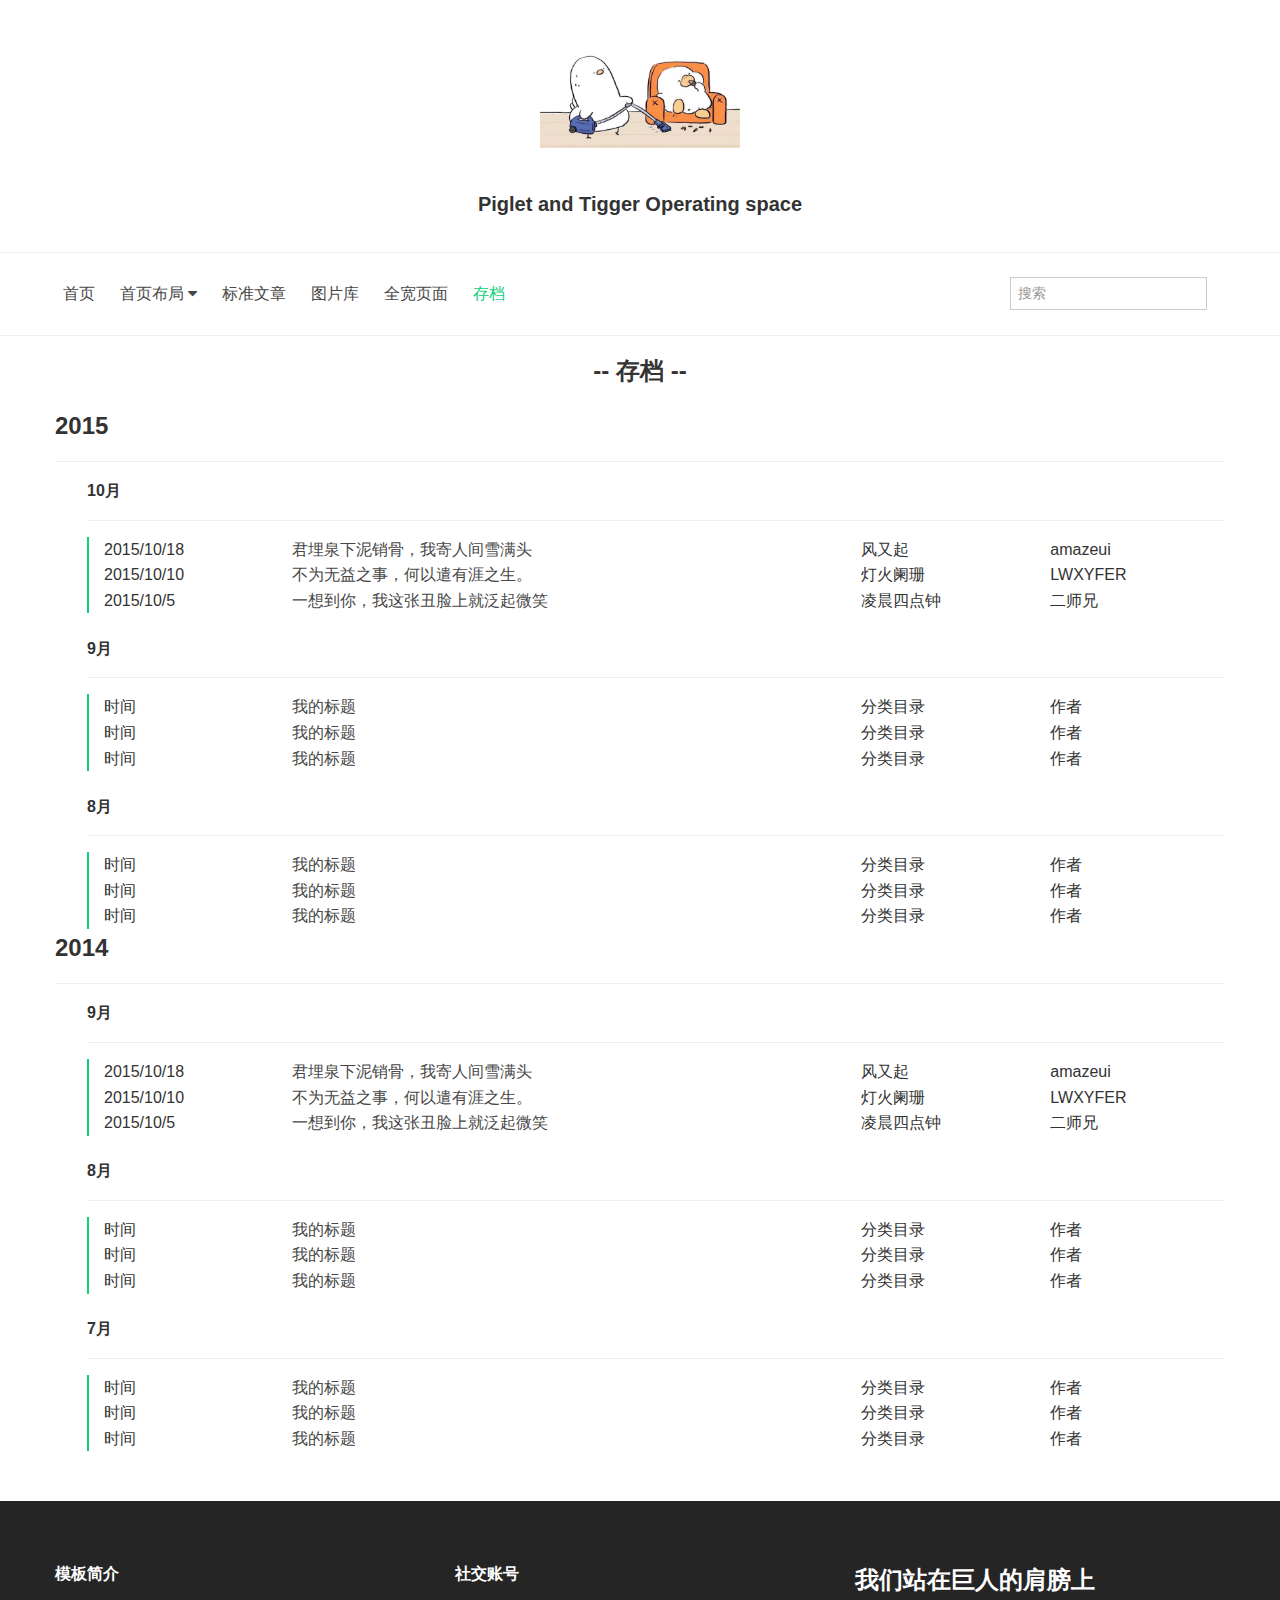
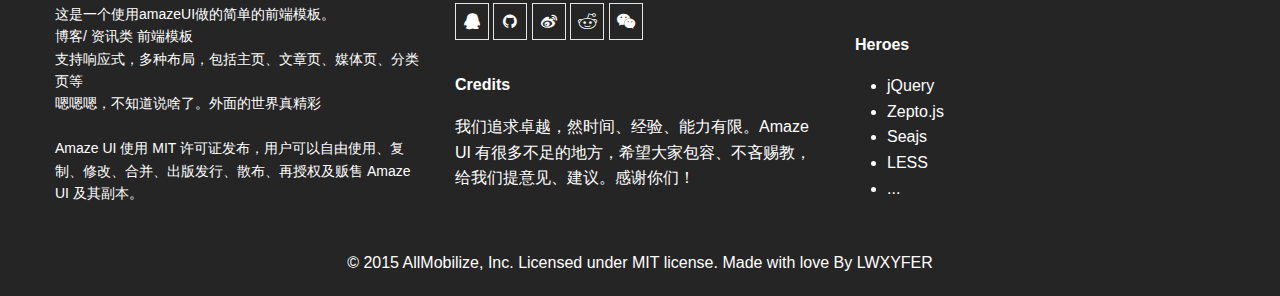
<file: timeline.html>
<!doctype html>
<html>
<head>
  <meta charset="utf-8">
  <meta http-equiv="X-UA-Compatible" content="IE=edge">
  <meta name="description" content="">
  <meta name="keywords" content="">
  <meta name="viewport" content="width=device-width, initial-scale=1, maximum-scale=1, user-scalable=no">
  <title>timeline in article  | Amaze UI Examples</title>
  <meta name="renderer" content="webkit">
  <meta http-equiv="Cache-Control" content="no-siteapp"/>
  <link rel="icon" type="image/png" href="assets/i/favicon.png">
  <meta name="mobile-web-app-capable" content="yes">
  <link rel="icon" sizes="192x192" href="assets/i/app-icon72x72@2x.png">
  <meta name="apple-mobile-web-app-capable" content="yes">
  <meta name="apple-mobile-web-app-status-bar-style" content="black">
  <meta name="apple-mobile-web-app-title" content="Amaze UI"/>
  <link rel="apple-touch-icon-precomposed" href="assets/i/app-icon72x72@2x.png">
  <meta name="msapplication-TileImage" content="assets/i/app-icon72x72@2x.png">
  <meta name="msapplication-TileColor" content="#0e90d2">
  <link rel="stylesheet" href="assets/css/amazeui.min.css">
  <link rel="stylesheet" href="assets/css/app.css">
</head>

<body id="blog-article-sidebar">
<!-- header start -->
<header class="am-g am-g-fixed blog-fixed blog-text-center blog-header">
    <div class="am-u-sm-8 am-u-sm-centered">
        <img width="200" src="./images/head.jpg" alt="Amaze UI Logo"/>
        <h2 class="am-hide-sm-only">Piglet and Tigger Operating space</h2>
    </div>
</header>
<!-- header end -->
<hr>

<!-- nav start -->
<nav class="am-g am-g-fixed blog-fixed blog-nav">
<button class="am-topbar-btn am-topbar-toggle am-btn am-btn-sm am-btn-success am-show-sm-only blog-button" data-am-collapse="{target: '#blog-collapse'}" ><span class="am-sr-only">导航切换</span> <span class="am-icon-bars"></span></button>

  <div class="am-collapse am-topbar-collapse" id="blog-collapse">
    <ul class="am-nav am-nav-pills am-topbar-nav">
      <li><a href="index.html">首页</a></li>
      <li class="am-dropdown" data-am-dropdown>
        <a class="am-dropdown-toggle" data-am-dropdown-toggle href="javascript:;">
          首页布局 <span class="am-icon-caret-down"></span>
        </a>
        <ul class="am-dropdown-content">
          <li><a href="index.html">1. blog-index-standard</a></li>         
          <li><a href="index-nosidebar.html">2. blog-index-nosidebar</a></li>
          <li><a href="index-center.html">3. blog-index-layout</a></li>
          <li><a href="index-noslider.html">4. blog-index-noslider</a></li>
        </ul>
      </li>
      <li><a href="article.html">标准文章</a></li>
      <li><a href="img.html">图片库</a></li>
      <li><a href="article-fullwidth.html">全宽页面</a></li>
      <li class="am-active"><a href="timeline.html">存档</a></li>
    </ul>
    <form class="am-topbar-form am-topbar-right am-form-inline" role="search">
      <div class="am-form-group">
        <input type="text" class="am-form-field am-input-sm" placeholder="搜索">
      </div>
    </form>
  </div>
</nav>
<!-- nav end -->
<hr>
<!-- content srart -->
<div class="am-g am-g-fixed blog-fixed blog-content">
    <div class="am-u-sm-12">
        <h1 class="blog-text-center">-- 存档 --</h1>
        <div class="timeline-year">
            <h1>2015</h1>
            <hr>
                <ul>
                <h3>10月</h3>
                <hr>
                <li>
                    <span class="am-u-sm-4 am-u-md-2 timeline-span">2015/10/18</span>
                    <span class="am-u-sm-8 am-u-md-6"><a href="#">君埋泉下泥销骨，我寄人间雪满头</a></span>
                    <span class="am-u-sm-4 am-u-md-2 am-hide-sm-only">风又起</span>
                    <span class="am-u-sm-4 am-u-md-2 am-hide-sm-only">amazeui</span>
                </li>
                <li>
                    <span class="am-u-sm-4 am-u-md-2 timeline-span">2015/10/10</span>
                    <span class="am-u-sm-8 am-u-md-6"><a href="#">不为无益之事，何以遣有涯之生。</a></span>
                    <span class="am-u-sm-4 am-u-md-2 am-hide-sm-only">灯火阑珊</span>
                    <span class="am-u-sm-4 am-u-md-2 am-hide-sm-only">LWXYFER</span>
                </li>
                <li>
                    <span class="am-u-sm-4 am-u-md-2 timeline-span">2015/10/5</span>
                    <span class="am-u-sm-8 am-u-md-6"><a href="#">一想到你，我这张丑脸上就泛起微笑</a></span>
                    <span class="am-u-sm-4 am-u-md-2 am-hide-sm-only">凌晨四点钟</span>
                    <span class="am-u-sm-4 am-u-md-2 am-hide-sm-only">二师兄</span>
                </li>
                </ul>
                <br>
                <ul>
                <br>
                <h3>9月</h3>
                <hr>
                <li>
                    <span class="am-u-sm-4 am-u-md-2 timeline-span">时间</span>
                    <span class="am-u-sm-8 am-u-md-6"><a href="#">我的标题</a></span>
                    <span class="am-u-sm-4 am-u-md-2 am-hide-sm-only">分类目录</span>
                    <span class="am-u-sm-4 am-u-md-2 am-hide-sm-only">作者</span>
                </li>
                <li>
                    <span class="am-u-sm-4 am-u-md-2 timeline-span">时间</span>
                    <span class="am-u-sm-8 am-u-md-6"><a href="#">我的标题</a></span>
                    <span class="am-u-sm-4 am-u-md-2 am-hide-sm-only">分类目录</span>
                    <span class="am-u-sm-4 am-u-md-2 am-hide-sm-only">作者</span>
                </li>
                <li>
                    <span class="am-u-sm-4 am-u-md-2 timeline-span">时间</span>
                    <span class="am-u-sm-8 am-u-md-6"><a href="#">我的标题</a></span>
                    <span class="am-u-sm-4 am-u-md-2 am-hide-sm-only">分类目录</span>
                    <span class="am-u-sm-4 am-u-md-2 am-hide-sm-only">作者</span>
                </li>
                </ul>
                <br>               
                <ul>
                <br>
                <h3>8月</h3>
                <hr>
                <li>
                    <span class="am-u-sm-4 am-u-md-2 timeline-span">时间</span>
                    <span class="am-u-sm-8 am-u-md-6"><a href="#">我的标题</a></span>
                    <span class="am-u-sm-4 am-u-md-2 am-hide-sm-only">分类目录</span>
                    <span class="am-u-sm-4 am-u-md-2 am-hide-sm-only">作者</span>
                </li>
                <li>
                    <span class="am-u-sm-4 am-u-md-2 timeline-span">时间</span>
                    <span class="am-u-sm-8 am-u-md-6"><a href="#">我的标题</a></span>
                    <span class="am-u-sm-4 am-u-md-2 am-hide-sm-only">分类目录</span>
                    <span class="am-u-sm-4 am-u-md-2 am-hide-sm-only">作者</span>
                </li>
                <li>
                    <span class="am-u-sm-4 am-u-md-2 timeline-span">时间</span>
                    <span class="am-u-sm-8 am-u-md-6"><a href="#">我的标题</a></span>
                    <span class="am-u-sm-4 am-u-md-2 am-hide-sm-only">分类目录</span>
                    <span class="am-u-sm-4 am-u-md-2 am-hide-sm-only">作者</span>
                </li>
                </ul>
        </div>
        <div class="timeline-year">
            <h1>2014</h1>
            <hr>
                <ul>
                <h3>9月</h3>
                <hr>
                <li>
                    <span class="am-u-sm-4 am-u-md-2 timeline-span">2015/10/18</span>
                    <span class="am-u-sm-8 am-u-md-6"><a href="#">君埋泉下泥销骨，我寄人间雪满头</a></span>
                    <span class="am-u-sm-4 am-u-md-2 am-hide-sm-only">风又起</span>
                    <span class="am-u-sm-4 am-u-md-2 am-hide-sm-only">amazeui</span>
                </li>
                <li>
                    <span class="am-u-sm-4 am-u-md-2 timeline-span">2015/10/10</span>
                    <span class="am-u-sm-8 am-u-md-6"><a href="#">不为无益之事，何以遣有涯之生。</a></span>
                    <span class="am-u-sm-4 am-u-md-2 am-hide-sm-only">灯火阑珊</span>
                    <span class="am-u-sm-4 am-u-md-2 am-hide-sm-only">LWXYFER</span>
                </li>
                <li>
                    <span class="am-u-sm-4 am-u-md-2 timeline-span">2015/10/5</span>
                    <span class="am-u-sm-8 am-u-md-6"><a href="#">一想到你，我这张丑脸上就泛起微笑</a></span>
                    <span class="am-u-sm-4 am-u-md-2 am-hide-sm-only">凌晨四点钟</span>
                    <span class="am-u-sm-4 am-u-md-2 am-hide-sm-only">二师兄</span>
                </li>
                </ul>
                <br>
                <ul>
                <br>
                <h3>8月</h3>
                <hr>
                <li>
                    <span class="am-u-sm-4 am-u-md-2 timeline-span">时间</span>
                    <span class="am-u-sm-8 am-u-md-6"><a href="#">我的标题</a></span>
                    <span class="am-u-sm-4 am-u-md-2 am-hide-sm-only">分类目录</span>
                    <span class="am-u-sm-4 am-u-md-2 am-hide-sm-only">作者</span>
                </li>
                <li>
                    <span class="am-u-sm-4 am-u-md-2 timeline-span">时间</span>
                    <span class="am-u-sm-8 am-u-md-6"><a href="#">我的标题</a></span>
                    <span class="am-u-sm-4 am-u-md-2 am-hide-sm-only">分类目录</span>
                    <span class="am-u-sm-4 am-u-md-2 am-hide-sm-only">作者</span>
                </li>
                <li>
                    <span class="am-u-sm-4 am-u-md-2 timeline-span">时间</span>
                    <span class="am-u-sm-8 am-u-md-6"><a href="#">我的标题</a></span>
                    <span class="am-u-sm-4 am-u-md-2 am-hide-sm-only">分类目录</span>
                    <span class="am-u-sm-4 am-u-md-2 am-hide-sm-only">作者</span>
                </li>
                </ul>
                <br>               
                <ul>
                <br>
                <h3>7月</h3>
                <hr>
                <li>
                    <span class="am-u-sm-4 am-u-md-2 timeline-span">时间</span>
                    <span class="am-u-sm-8 am-u-md-6"><a href="#">我的标题</a></span>
                    <span class="am-u-sm-4 am-u-md-2 am-hide-sm-only">分类目录</span>
                    <span class="am-u-sm-4 am-u-md-2 am-hide-sm-only">作者</span>
                </li>
                <li>
                    <span class="am-u-sm-4 am-u-md-2 timeline-span">时间</span>
                    <span class="am-u-sm-8 am-u-md-6"><a href="#">我的标题</a></span>
                    <span class="am-u-sm-4 am-u-md-2 am-hide-sm-only">分类目录</span>
                    <span class="am-u-sm-4 am-u-md-2 am-hide-sm-only">作者</span>
                </li>
                <li>
                    <span class="am-u-sm-4 am-u-md-2 timeline-span">时间</span>
                    <span class="am-u-sm-8 am-u-md-6"><a href="#">我的标题</a></span>
                    <span class="am-u-sm-4 am-u-md-2 am-hide-sm-only">分类目录</span>
                    <span class="am-u-sm-4 am-u-md-2 am-hide-sm-only">作者</span>
                </li>
                </ul>
        </div>
        

        <hr>
    </div>


</div>
<!-- content end -->

 <footer class="blog-footer">
    <div class="am-g am-g-fixed blog-fixed am-u-sm-centered blog-footer-padding">
        <div class="am-u-sm-12 am-u-md-4- am-u-lg-4">
            <h3>模板简介</h3>
            <p class="am-text-sm">这是一个使用amazeUI做的简单的前端模板。<br> 博客/ 资讯类 前端模板 <br> 支持响应式，多种布局，包括主页、文章页、媒体页、分类页等<br>嗯嗯嗯，不知道说啥了。外面的世界真精彩<br><br>
            Amaze UI 使用 MIT 许可证发布，用户可以自由使用、复制、修改、合并、出版发行、散布、再授权及贩售 Amaze UI 及其副本。</p>
        </div>
        <div class="am-u-sm-12 am-u-md-4- am-u-lg-4">
            <h3>社交账号</h3>
            <p>
                <a href=""><span class="am-icon-qq am-icon-fw am-primary blog-icon blog-icon"></span></a>
                <a href="https://github.com/caozuojianpan"><span class="am-icon-github am-icon-fw blog-icon blog-icon"></span></a>
                <a href="https://weibo.com/275021222?is_all=1"><span class="am-icon-weibo am-icon-fw blog-icon blog-icon"></span></a>
                <a href=""><span class="am-icon-reddit am-icon-fw blog-icon blog-icon"></span></a>
                <a href=""><span class="am-icon-weixin am-icon-fw blog-icon blog-icon"></span></a>
            </p>
            <h3>Credits</h3>
            <p>我们追求卓越，然时间、经验、能力有限。Amaze UI 有很多不足的地方，希望大家包容、不吝赐教，给我们提意见、建议。感谢你们！</p>          
        </div>
        <div class="am-u-sm-12 am-u-md-4- am-u-lg-4">
              <h1>我们站在巨人的肩膀上</h1>
             <h3>Heroes</h3>
            <p>
                <ul>
                    <li>jQuery</li>
                    <li>Zepto.js</li>
                    <li>Seajs</li>
                    <li>LESS</li>
                    <li>...</li>
                </ul>
            </p>
        </div>
    </div>    
    <div class="blog-text-center">© 2015 AllMobilize, Inc. Licensed under MIT license. Made with love By LWXYFER</div>    
  </footer>



<!--[if (gte IE 9)|!(IE)]><!-->
<script src="assets/js/jquery.min.js"></script>
<!--<![endif]-->
<!--[if lte IE 8 ]>
<script src="http://libs.baidu.com/jquery/1.11.3/jquery.min.js"></script>
<script src="http://cdn.staticfile.org/modernizr/2.8.3/modernizr.js"></script>
<script src="assets/js/amazeui.ie8polyfill.min.js"></script>
<![endif]-->
<script src="assets/js/amazeui.min.js"></script>
<!-- <script src="assets/js/app.js"></script> -->
</body>
</html>
</file>
<file: assets/css/app.css>
/* Write your styles */
/*.mine {
    /*padding: 130px 0;
    background: #313131 url(http://www.seakong.cn/demo/bg/4.jpg) no-repeat center;
    background-size: 100% auto;
    position: relative;
    z-index: 1;
}
.cover {
    background: url(http://www.seakong.cn/images/overlay.png) repeat scroll 0 0 rgba(0, 0, 0, 0);
    position: absolute;
    right: 0px;
    left: 0px;
    top: 0px;
    width: 1000px;
    height: 400px;
    z-index: 0;
}
.am-g img{
    width:100%;
    height:360px;
    overflow:hidden;
}
.am-bor {
    border:1px solid black;
}
@media only screen and (min-width: 1200px) {
      .blog-g-fixed {
        max-width: 100%;
      }
}

.bor {
    border:1px solid gray;
}

.sidebar {
    width: 260px;
    min-height: 100%;
    float: left;
    border-right: 1px solid #cecece;
}
.sidebar .am-list li a {
    color:black;
    
}
@media only screen and (min-width: 641px) {
  .sidebar {
    display: block;
    position: static;
    background: none;
  }
  .offcanvas-bar {
    position: static;
    width: auto;
    background: none;
    -webkit-transform: translate3d(0, 0, 0);
    -ms-transform: translate3d(0, 0, 0);
    transform: translate3d(0, 0, 0);
  }

}
@media only screen and (max-width: 640px) {
  .sidebar {
    width: inherit;
  }
}

.sidebar {
  height: 100%;
  overflow-x: hidden;
  overflow-y: hidden;
}

.sidebar {
  z-index: 1600;
}

#bg {
    width:1600px;
    height:900px;
    float:right;
    background-color:#1b1b1b;
}
*/



/**
 * log in css
 */
html {
    width:100%;
    height:100%;
}
body {
    width:100%;
    height:100%;
}
.log {
    width:100%;
    height:100%;
    background:url(../i/f10.jpg) #000 no-repeat;
    background-size:100% 100%;
    color:#ffffff;
}
@media only screen and (max-width:640px) {
    .log {
        background-size:180% 100%;
        background-position:top right;
    }
    .log-title {
        display:none;
    }
}
.log-title {
    font-size:4rem;
}
.log-content {
    margin-top:15%;
    text-align:center;
}
.log-button {
    background-color:transparent;   
    border-radius:8px;
    border:2px solid #ffffff;
    display:inline-block;
    cursor:pointer;
    color:#ffffff;
    text-decoration:none;
    text-shadow:0px 1px 0px #2f6627;
}
.log-button:hover {
     background-color:#0e90d2;
     border:2px solid #0e90d2;
     color:#ffffff;
}
.log-button:active {
    position:relative;
    top:1px;
}
.log-header,.log-re {
    background-color:transparent;
    position:absolute;
    top:0;
    color:#ffffff;
}
.log-header {
    display: block;
    height: 50px;
    width: 165px;
    margin-left:10%;
    text-indent: -9999px;
    background: url(http://s.amazeui.org/media/i/brand/amazeui-w.png) left center no-repeat;
    background-size: 125px 24px;
}
.log-header:hover {  
    height: 50px;
    width: 165px;
    margin-left:10%;
    text-indent: -9999px;
    background: url(http://s.amazeui.org/media/i/brand/amazeui-cw.png) left center no-repeat;
    background-size:125px 24px;
}
.log a {
    color:#fff;
}
.log-re {
    right:10%;
    top:1%;
}
.log-icon {
    background-color:transparent;
    color:#ffffff;
}
.log-animation-delay {
  -webkit-animation-delay: 200ms;
  animation-delay: 200ms;
}
.log-animation-delay-a {
    -webkit-animation-delay: 300ms;
    animation-delay: 300ms;
}
.log-animation-delay-b {
     -webkit-animation-delay: 500ms;
    animation-delay: 500ms;
}
.log-alert {
    clear:both;
    width:100%;
    height:28px;
    line-height:28px;
    padding-top:0;
    position:absolute;
    top:20px;
    left:0;
    display:block;
  }
.log-footer {
    position:absolute;
    bottom:10px;
    width:100%;
    text-align:center;
}




/**
 * blog css 
 * a:hover: #10D07A 
 * 基本色：#333 
 * 或者 #3d3d3d   
 * bgcolor：#10D07A  ， color：#fff
 * blog-color  单独的颜色突出
 * .blog-bor    border:1px solid #e5e5e5
 * css复用 与 规范化
 */
a {
    color:#474747;
}
 a:hover {
    color:#10D07A;
}
.blog-header {
    margin-top:3rem;
}
@media only screen and (max-width:640px) {
    .blog-header {
    margin-top:1rem;
    }
    .blog-nav li {
    text-align:center;
    }
}
#blog hr {
    margin:0.6rem 0;
}
.blog-nav {
    padding:0 1.3rem;
}

.blog-nav li a:hover{
    background-color:#fff;
    color:#10D07A;
}
.blog-button {
    width:95%;
    height:100%;
    margin-left:1.5rem;
    background-color:#10D07A;
}
.am-dropdown-content li a{
    background-color:transparent;
}
.am-dropdown-content li a:hover {
    background-color:#10D07A;
}
.blog-text-center {
    text-align:center;
}
.blog-bor {
    border:1px solid #e5e5e5;
}
.am-topbar-nav>li.am-active>a, .am-topbar-nav>li.am-active>a:focus, .am-topbar-nav>li.am-active>a:hover {
    border-radius: 0;
    color: #10D07A;
    background: 0 0;
    text-align:center;
}
.am-topbar-nav>li>a:hover:after {
     opacity: 0; 
}
@media only screen and (min-width: 641px) {
.am-topbar-nav>li.am-active>a:after {
    opacity: 0;
    }
}
@media only screen and (min-width: 1200px) {
      .blog-fixed {
        max-width: 1200px;
      }
}
.blog-entry-img {
    padding:0;
    max-width:100%;
    height:auto;
}
.blog-entry-article {
    margin:3rem 0;
    padding-bottom: 3rem;
    border-bottom: 1px solid #e5e5e5;
}
@media only screen and (max-width:640px) {
    .blog-entry-article {
        padding-bottom:1rem;
        text-align:center;
    }
}
.blog-entry-text {
    padding:0 1rem;
}
.blog-entry-text h1 {
    margin-top:0;
    color:#3d3d3d;
}
.blog-sidebar {
    margin-top:3rem;
    padding:0 1.5rem 0 3rem;
}
.blog-title {
    margin-top:-1.5rem;
}
.blog-title span{
    background-color:#fff;
    padding:0 1.5rem;
}
.blog-sidebar-widget {
    padding:0 2rem;
    margin-bottom:4rem;
    text-align:center;
}
h1 span{
    color:#333;
}
.blog-icon {
    width:3.4rem;
    border:1px solid #e5e5e5;
    padding:0.5rem;
    color:#3d3d3d;
}
.blog-icon:hover {
    color:#fff;
    background:#10D07A;
    border:1px solid #10D07A;
}
.blog-color {
    color:#10D07A;
}
.blog-continue {
    color:#000;
    border:0.2rem solid gray;
    padding:0.5rem 1rem;
    font-weight:bold;
    display:none;
}
.blog-continue:hover {
    background-color:#10D07A;
    color:#fff;
    border:0.1rem #fff;
}
.blog-tag {
    background:#F3F3F3;
    margin:0.15rem 0.15rem;
    line-height:2.5rem;
    float:left;
    border: 1px solid #eee;
    padding:0.2rem 0.8rem 0.2rem 0.8rem;
}
.blog-tag:hover {
    background:#10D07A;
    color:#fff;
}
.blog-clear-margin {
    margin-left:0rem !important;
    margin-right:0rem !important;
}
.blog-clear-padding {
    padding:0 0 1.5rem 0 !important;
}
.blog-tag-left {
    text-align:left;
}
.blog-footer {
    padding:3rem 0 2rem 0;
    margin-top:5rem;
    background-color:#252525;
    color:#fff !important
}
.blog-footer-padding {
    padding:3rem 0;
}
.blog-footer a{
    color:#fff;
}
.blog-footer span {
    color:#fff;
}
/**
 * blog-article-sidebar
 * 
 */

.blog-article-p {
    margin:3rem 0;
}
.blog-author-img {
    width:8rem;
    height:8rem;    
}
@media only screen and (max-width:641px) {
    .blog-author-img {
    width:6rem;
    height:6rem;    
    }
}
.blog-article-margin {
    margin:3rem 0;
}

.blog-clear-left {
    padding-left: 0;
}
.blog-clear-right {
    padding-right:0;
}
.blog-slider-desc {
    width:50%;
    height:50%;
    overflow:hidden;
    border:0.3rem solid #fff;
    position:absolute;
    left:50%;
    top:50%;
    transform:translate(-50%,-50%);
    -webkit-transform:translate(-50%,-50%);;
    background-color:transparent;
}
.blog-slider-con {
    position:absolute;
    left:0.5%;
    top:1%;
    width:99%;
    height:98%;
    border:0.3rem solid #fff;
    padding:3rem 8rem;
    background-color:#fff;
}
/**
 * bug:
 * width:100%; height:100%; 
 * margin: 1% 或者 1rem ;
 * 此处的定位出现问题。
 */
.blog-h-margin {
    margin:0;
}
.am-slider-carousel li {
  margin-right: 25px;
}
.blog-comment {
    padding-left:0.625rem;
}

.img-layout {
    width:300px;
    height:200px;
    
}

#container {
    width: 100%;
    margin: auto;
}
#container div {
    -webkit-box-shadow: 0 4px 15px -5px #555;
    box-shadow: 0 4px 15px -5px #555;
    background-color: #fff;
    width:220px;
    padding:2px;
    margin:5px;
}
#container > div img {
    padding: 0px;
    display: block;
    width: 100%;
}

.time-year {
    margin-bottom:3rem;
    margin-top:3rem;
}
.timeline-year li {
    list-style: none;
}
.timeline-span {
    border-left:2px solid #10D07A;
}
</file>
